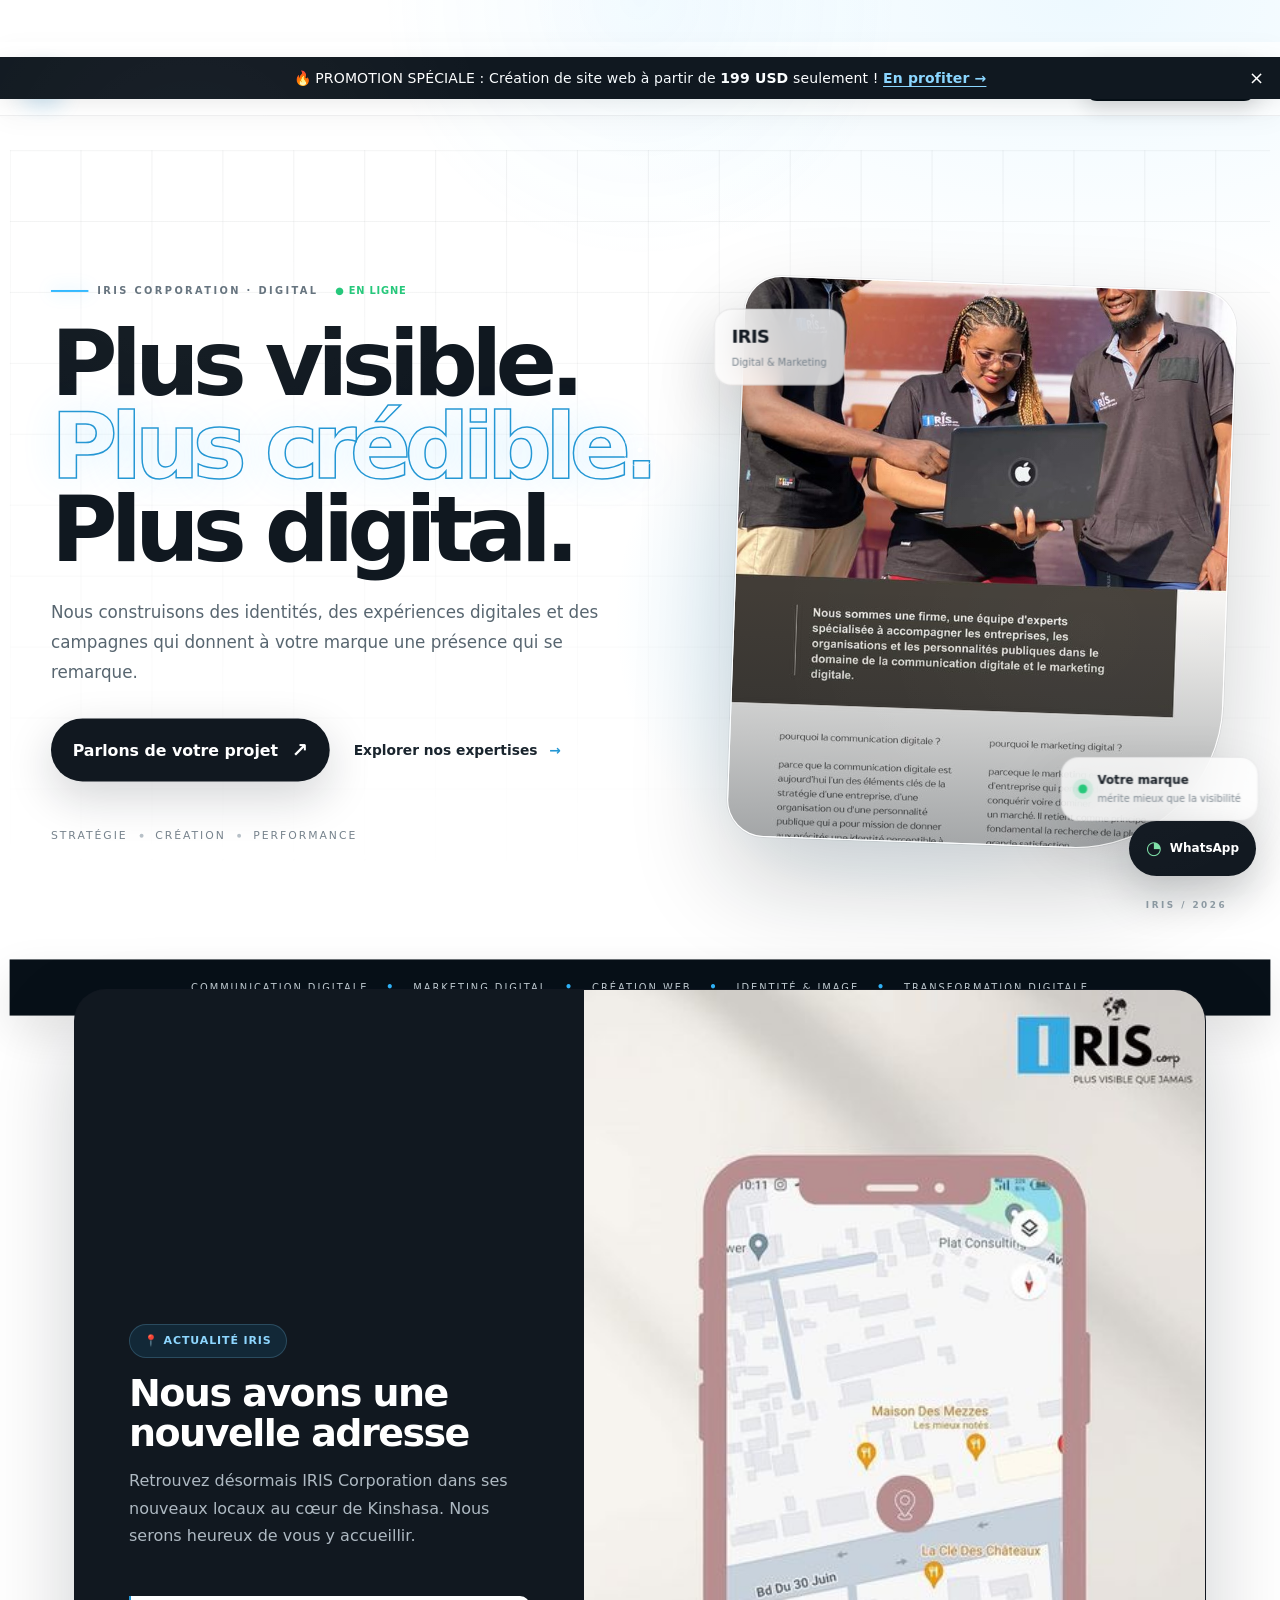
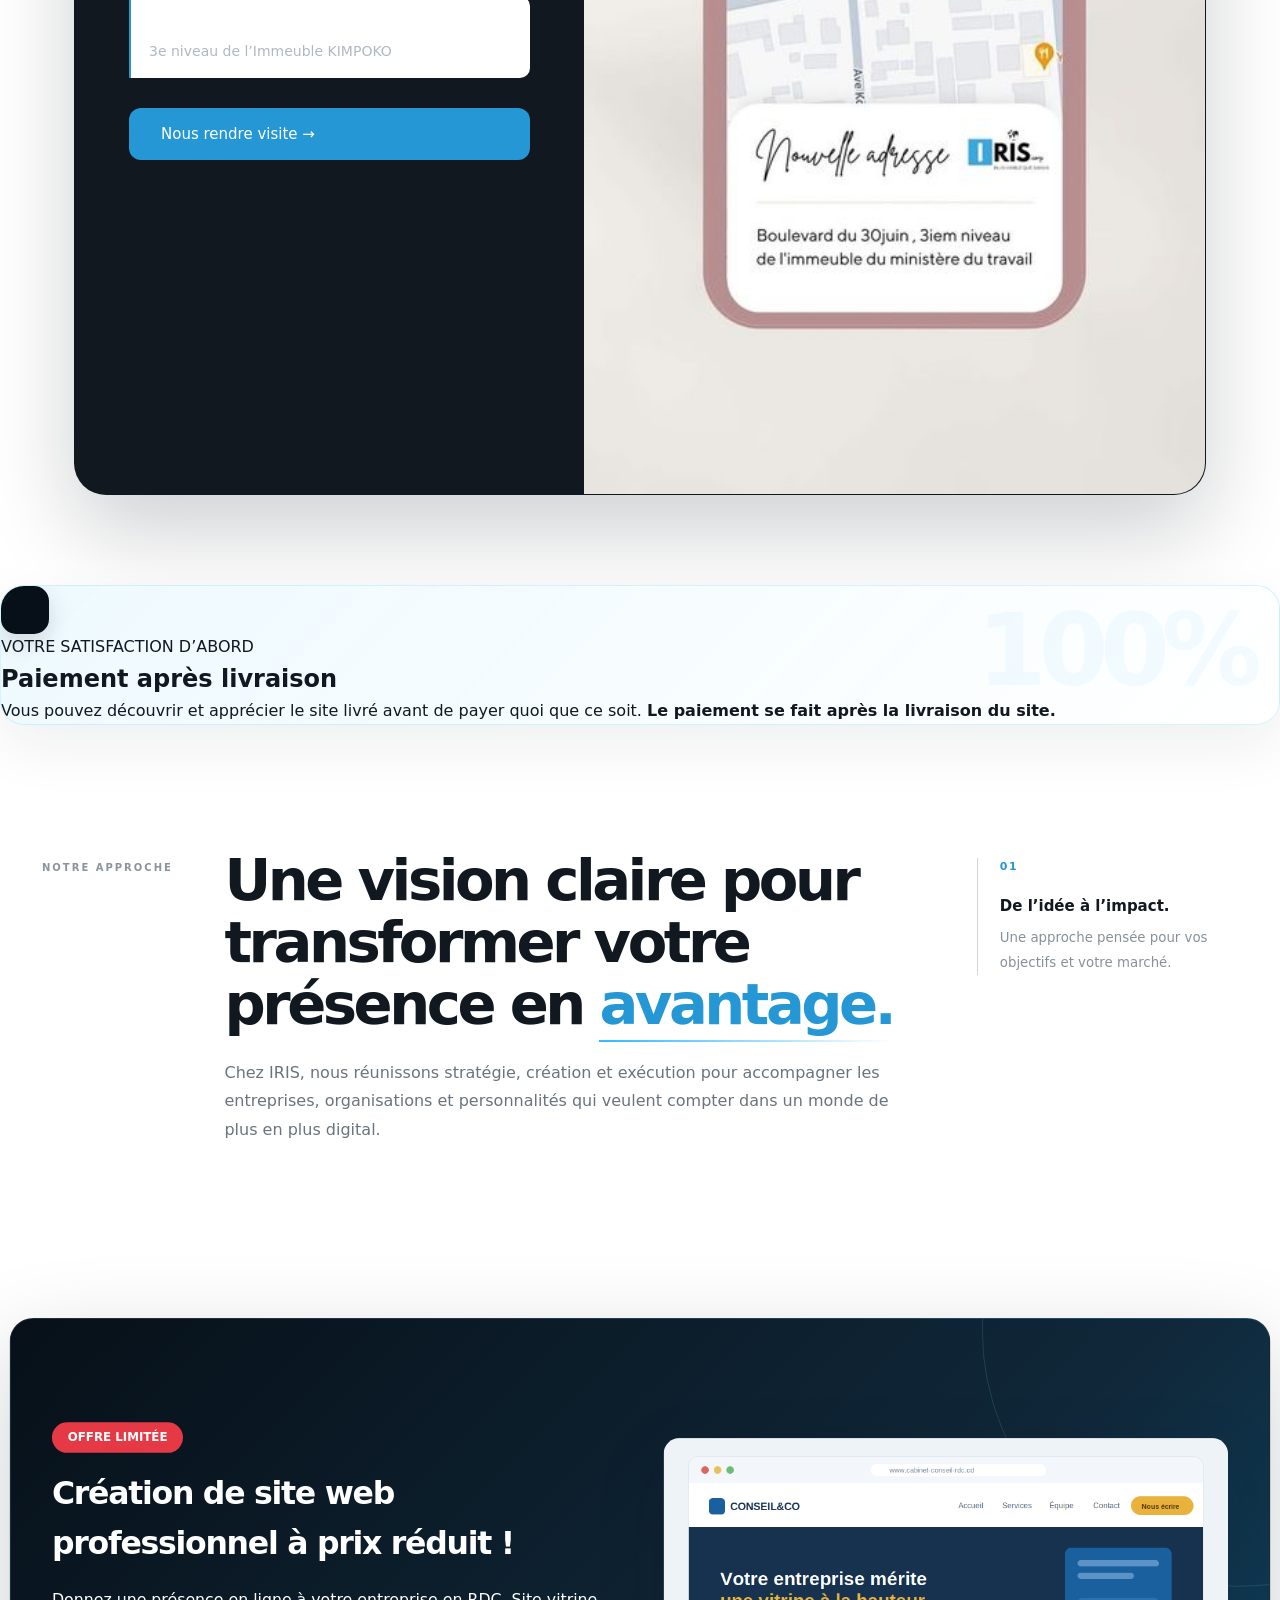
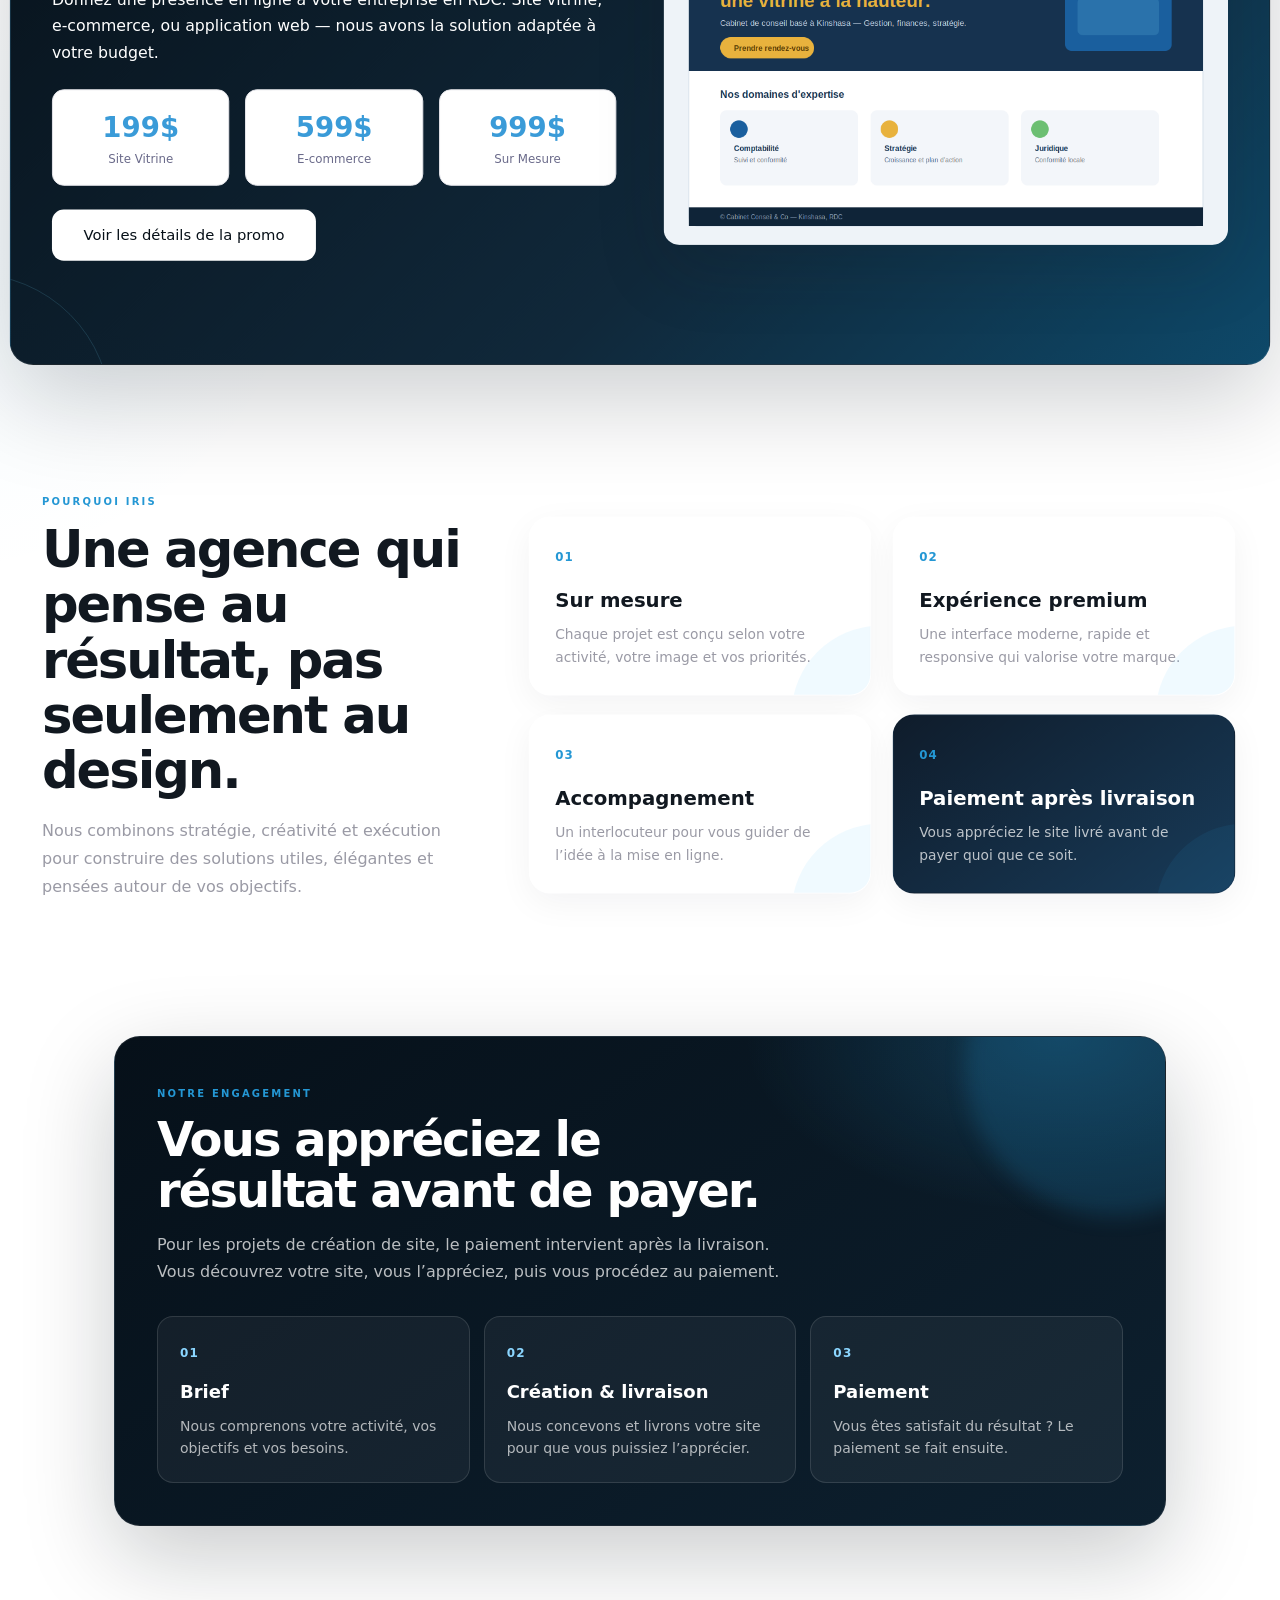
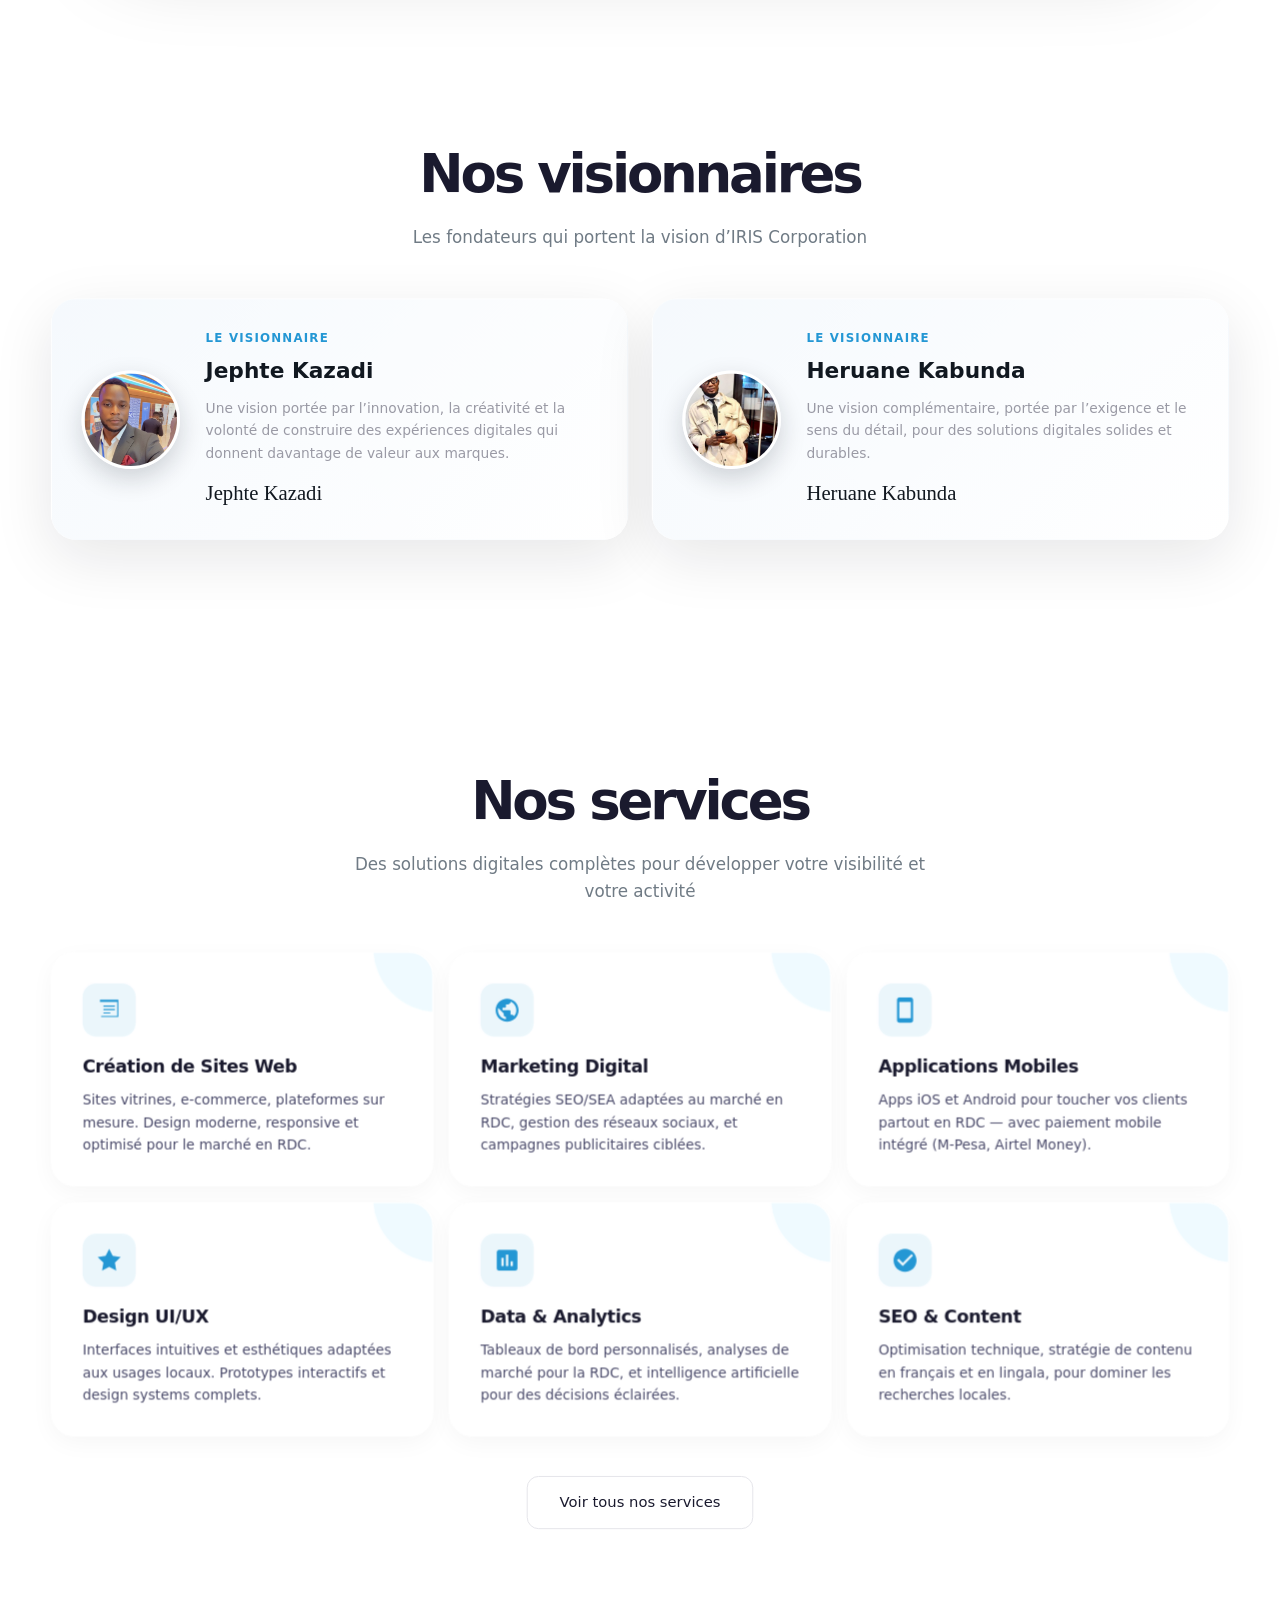
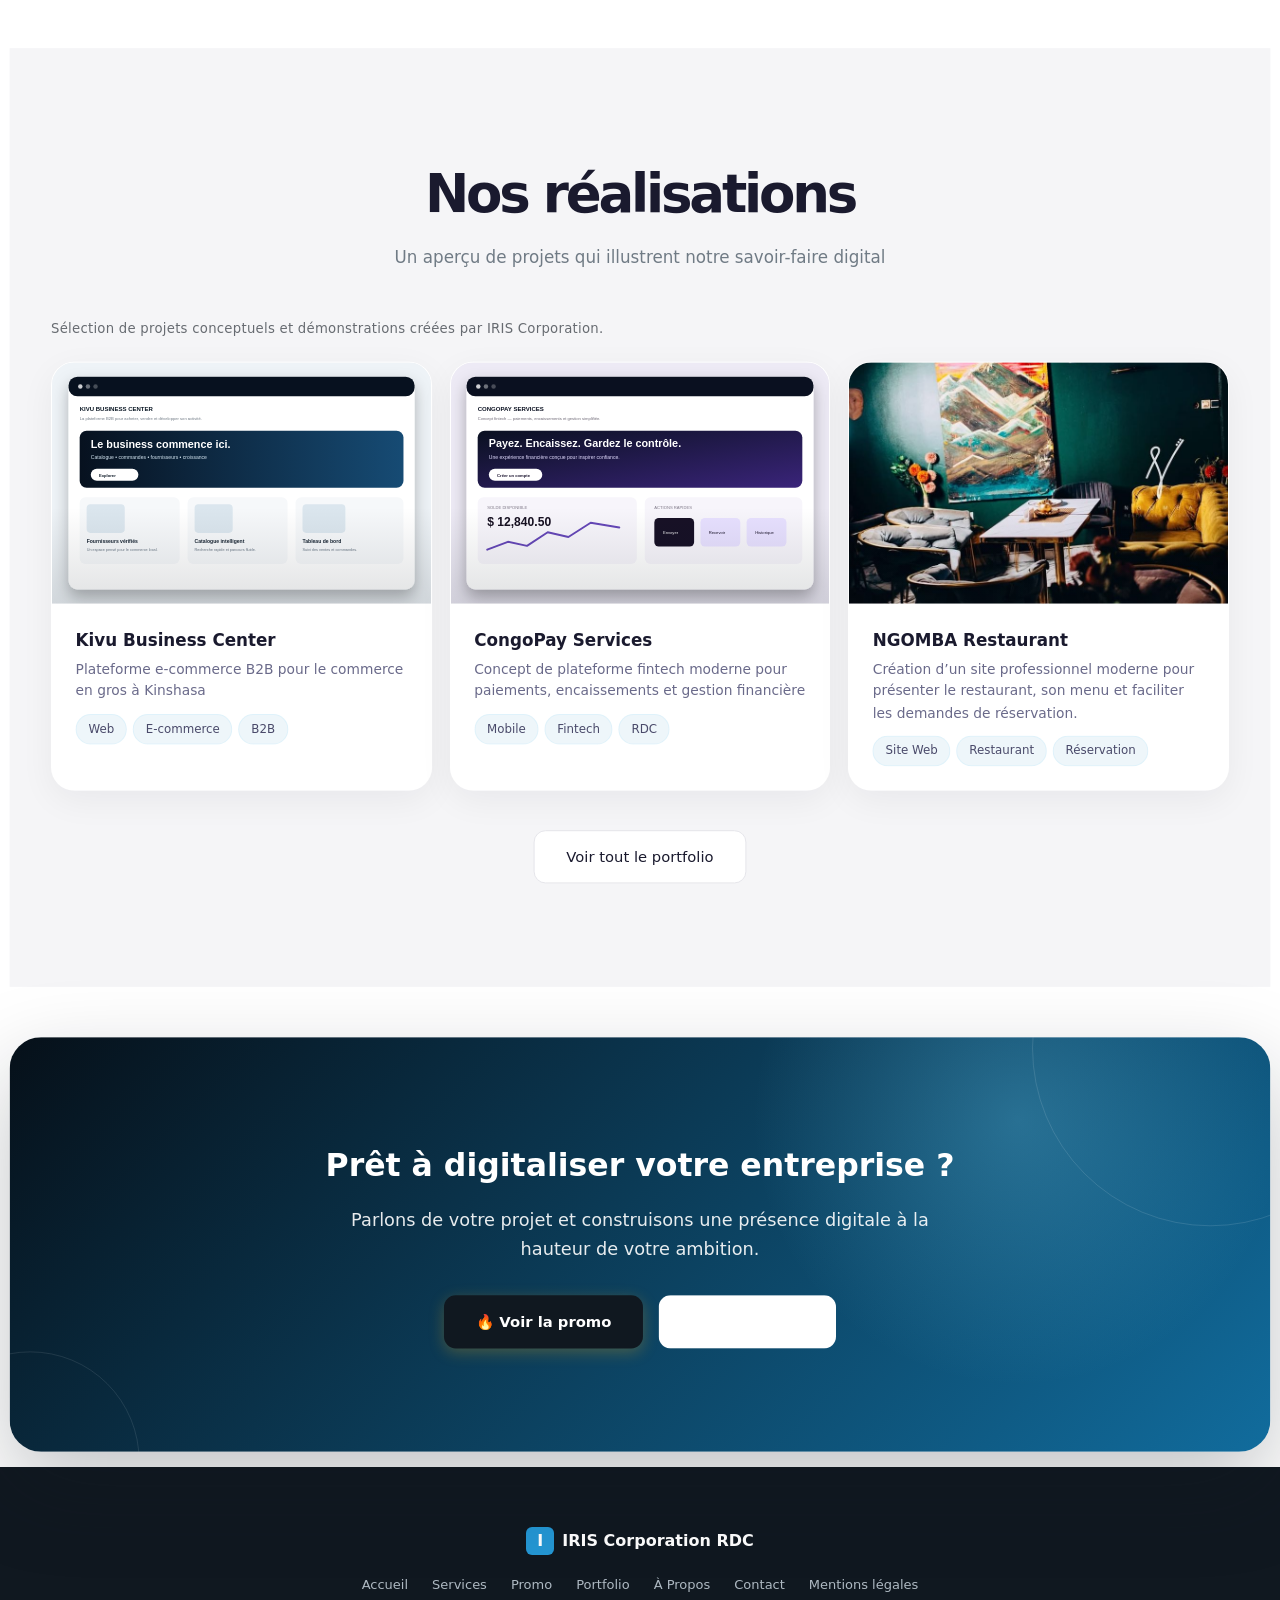
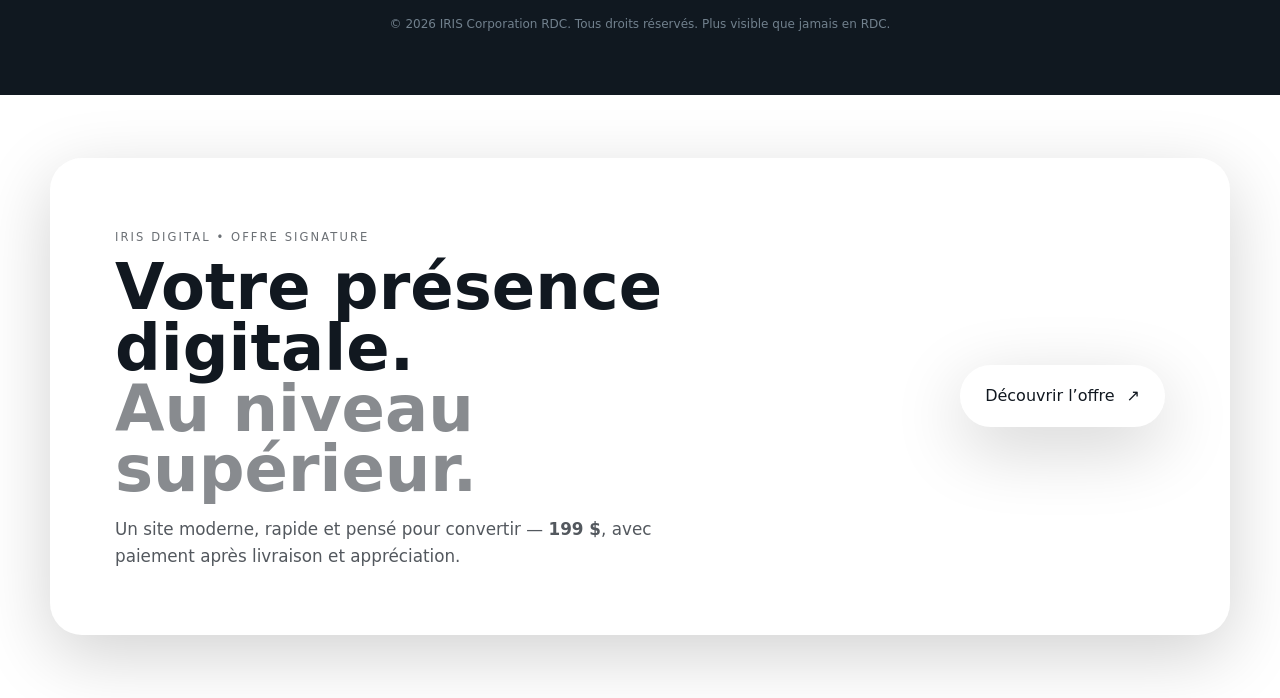
<file: index.html>
<!DOCTYPE html>
<html lang="fr">
<head>
  <meta charset="UTF-8">
  <meta name="viewport" content="width=device-width, initial-scale=1.0">
  <title>IRIS Corporation RDC | Agence Digitale à Kinshasa</title>
  <meta name="description" content="Agence digitale leader en RDC. Création de sites web, applications mobiles, marketing digital à Kinshasa. Promotion spéciale sur les sites web !">
  <link rel="stylesheet" href="style.css">
</head>
<body>
<div class="iris-scroll-progress" aria-hidden="true"></div>

<!-- Promo Banner -->
<div class="promo-banner-top" id="promoBanner">
  🔥 PROMOTION SPÉCIALE : Création de site web à partir de <strong>199 USD</strong> seulement ! 
  <a href="promo.html">En profiter →</a>
  <button class="close-promo" onclick="document.getElementById('promoBanner').style.display='none'">×</button>
</div>

<!-- Navigation -->
<nav class="iris-nav">
  <a href="index.html" class="iris-nav-logo">
    <div class="iris-nav-logo-box"><span>I</span></div>
    <div class="iris-nav-logo-text">IRIS</div>
  </a>
  <div class="iris-nav-links">
    <a href="index.html" class="active">Accueil</a>
    <a href="services.html">Services</a>
    <a href="promo.html" style="color: #e63946; font-weight: 600;">🔥 Promo Sites Web</a>
    <a href="portfolio.html">Portfolio</a>
    <a href="apropos.html">À Propos</a>
    <a href="contact.html">Contact</a>
    <a href="contact.html" class="iris-nav-cta">Demander un devis</a>
  </div>
  <button class="iris-nav-mobile-btn" onclick="toggleMobileMenu()" aria-label="Menu">
    <svg width="24" height="24" viewBox="0 0 24 24" fill="none"><path fill-rule="evenodd" clip-rule="evenodd" d="M4 6h16M4 12h16M4 18h16" stroke="currentColor" stroke-width="2" stroke-linecap="round"/></svg>
  </button>
</nav>

<!-- Mobile Menu -->
<div class="iris-mobile-menu" id="mobileMenu">
  <button class="iris-mobile-menu-close" onclick="toggleMobileMenu()" aria-label="Fermer">
    <svg width="24" height="24" viewBox="0 0 24 24" fill="none"><path d="M18 6L6 18M6 6l12 12" stroke="currentColor" stroke-width="2" stroke-linecap="round"/></svg>
  </button>
  <a href="index.html" onclick="toggleMobileMenu()">Accueil</a>
  <a href="services.html" onclick="toggleMobileMenu()">Services</a>
  <a href="promo.html" onclick="toggleMobileMenu()" style="color: #e63946;">🔥 Promo Sites Web</a>
  <a href="portfolio.html" onclick="toggleMobileMenu()">Portfolio</a>
  <a href="apropos.html" onclick="toggleMobileMenu()">À Propos</a>
  <a href="contact.html" onclick="toggleMobileMenu()">Contact</a>
</div>

<!-- Premium Hero -->
<section class="iris-hero-premium">
  <div class="hero-copy">
    <div class="eyebrow"><span></span> IRIS CORPORATION · DIGITAL <b style="margin-left:8px;color:#23c779;letter-spacing:.08em;">● EN LIGNE</b></div>
    <h1>Plus visible.<br><em>Plus crédible.</em><br>Plus digital.</h1>
    <p>Nous construisons des identités, des expériences digitales et des campagnes qui donnent à votre marque une présence qui se remarque.</p>
    <div class="hero-actions">
      <a href="contact.html" class="hero-primary">Parlons de votre projet <span>↗</span></a>
      <a href="services.html" class="hero-link">Explorer nos expertises <span>→</span></a>
    </div>
    <div class="hero-proof"><span>Stratégie</span><i></i><span>Création</span><i></i><span>Performance</span></div>
  </div>
  <div class="hero-visual">
    <div class="hero-glow"></div>
    <div class="hero-photo-wrap"><img loading="eager" decoding="async" src="images/equipe-iris.jpeg" alt="Équipe IRIS Corporation" class="hero-photo"></div>
    <div class="hero-float hero-float-top"><strong>IRIS</strong><span>Digital & Marketing</span></div>
    <div class="hero-float hero-float-bottom"><span class="dot"></span><div><strong>Votre marque</strong><small>mérite mieux que la visibilité</small></div></div>
  </div>
</section>

<section class="trust-strip">
  <span>COMMUNICATION DIGITALE</span><b>•</b><span>MARKETING DIGITAL</span><b>•</b><span>CRÉATION WEB</span><b>•</b><span>IDENTITÉ & IMAGE</span><b>•</b><span>TRANSFORMATION DIGITALE</span>
</section>

<!-- Nouvelle adresse -->
<section class="iris-address-section iris-reveal">
  <div class="iris-address-card">
    <div class="iris-address-content">
      <span class="iris-address-badge">📍 ACTUALITÉ IRIS</span>
      <h2>Nous avons une nouvelle adresse</h2>
      <p>Retrouvez désormais IRIS Corporation dans ses nouveaux locaux au cœur de Kinshasa. Nous serons heureux de vous y accueillir.</p>
      <div class="iris-address-location">
        <strong>Boulevard du 30 Juin</strong>
        <span>3e niveau de l’Immeuble KIMPOKO</span>
      </div>
      <a href="contact.html" class="iris-btn-primary">Nous rendre visite →</a>
    </div>
    <div class="iris-address-image">
      <img loading="lazy" decoding="async" src="images/nouvelle-adresse-iris.jpeg" alt="Nouvelle adresse de IRIS Corporation à Kinshasa">
    </div>
  </div>
</section>

<section class="payment-trust iris-reveal">
  <div class="payment-trust-icon">✓</div>
  <div>
    <span class="payment-trust-kicker">VOTRE SATISFACTION D’ABORD</span>
    <h2>Paiement après livraison</h2>
    <p>Vous pouvez découvrir et apprécier le site livré avant de payer quoi que ce soit. <strong>Le paiement se fait après la livraison du site.</strong></p>
  </div>
</section>

<section class="brand-intro iris-reveal">
  <div class="brand-intro-label">NOTRE APPROCHE</div>
  <div class="brand-intro-main">
    <h2>Une vision claire pour transformer votre présence en <span>avantage.</span></h2>
    <p>Chez IRIS, nous réunissons stratégie, création et exécution pour accompagner les entreprises, organisations et personnalités qui veulent compter dans un monde de plus en plus digital.</p>
  </div>
  <div class="brand-intro-note"><span>01</span><strong>De l’idée à l’impact.</strong><small>Une approche pensée pour vos objectifs et votre marché.</small></div>
</section>

<!-- Promo Highlight Section -->
<section class="iris-section premium-offer" style="background: linear-gradient(135deg, #f0f7ff 0%, #fff 100%); border-radius: 24px; margin: 40px auto; max-width: 1100px;">
  <div style="display: grid; grid-template-columns: 1fr 1fr; gap: 48px; align-items: center;">
    <div>
      <span style="display: inline-block; background: #e63946; color: white; padding: 6px 16px; border-radius: 20px; font-size: 12px; font-weight: 700; margin-bottom: 16px;">OFFRE LIMITÉE</span>
      <h2 style="font-size: 32px; font-weight: 600; margin-bottom: 16px; color: var(--kimi-color-text-primary);">Création de site web professionnel à prix réduit !</h2>
      <p style="font-size: 16px; color: var(--kimi-color-text-secondary); line-height: 1.7; margin-bottom: 24px;">Donnez une présence en ligne à votre entreprise en RDC. Site vitrine, e-commerce, ou application web — nous avons la solution adaptée à votre budget.</p>
      <div style="display: flex; gap: 16px; margin-bottom: 24px;">
        <div style="text-align: center; padding: 16px; background: white; border-radius: 12px; border: 1px solid var(--kimi-color-border); flex: 1;">
          <div style="font-size: 28px; font-weight: 700; color: #3A9BD8;">199$</div>
          <div style="font-size: 12px; color: var(--kimi-color-text-tertiary);">Site Vitrine</div>
        </div>
        <div style="text-align: center; padding: 16px; background: white; border-radius: 12px; border: 1px solid var(--kimi-color-border); flex: 1;">
          <div style="font-size: 28px; font-weight: 700; color: #3A9BD8;">599$</div>
          <div style="font-size: 12px; color: var(--kimi-color-text-tertiary);">E-commerce</div>
        </div>
        <div style="text-align: center; padding: 16px; background: white; border-radius: 12px; border: 1px solid var(--kimi-color-border); flex: 1;">
          <div style="font-size: 28px; font-weight: 700; color: #3A9BD8;">999$</div>
          <div style="font-size: 12px; color: var(--kimi-color-text-tertiary);">Sur Mesure</div>
        </div>
      </div>
      <a href="promo.html" class="iris-btn-primary">Voir les détails de la promo</a>
    </div>
    <div style="border-radius: 16px; overflow: hidden; box-shadow: 0 20px 60px rgba(0,0,0,0.1);">
      <img loading="lazy" decoding="async" src="images/mockup-site-vitrine.png" alt="Création de site web" style="width: 100%; height: auto; display: block;">
    </div>
  </div>
</section>

<!-- Pourquoi IRIS -->
<section class="iris-section iris-why iris-reveal">
  <div class="why-heading">
    <span class="section-kicker">POURQUOI IRIS</span>
    <h2>Une agence qui pense au résultat, pas seulement au design.</h2>
    <p>Nous combinons stratégie, créativité et exécution pour construire des solutions utiles, élégantes et pensées autour de vos objectifs.</p>
  </div>
  <div class="why-grid">
    <article class="why-card"><span>01</span><h3>Sur mesure</h3><p>Chaque projet est conçu selon votre activité, votre image et vos priorités.</p></article>
    <article class="why-card"><span>02</span><h3>Expérience premium</h3><p>Une interface moderne, rapide et responsive qui valorise votre marque.</p></article>
    <article class="why-card"><span>03</span><h3>Accompagnement</h3><p>Un interlocuteur pour vous guider de l’idée à la mise en ligne.</p></article>
    <article class="why-card why-card-highlight"><span>04</span><h3>Paiement après livraison</h3><p>Vous appréciez le site livré avant de payer quoi que ce soit.</p></article>
  </div>
</section>

<!-- Paiement : un parcours simple et rassurant -->
<section class="payment-process iris-reveal">
  <div class="payment-process-inner">
    <div class="payment-process-head">
      <span class="section-kicker">NOTRE ENGAGEMENT</span>
      <h2>Vous appréciez le résultat avant de payer.</h2>
      <p>Pour les projets de création de site, le paiement intervient après la livraison. Vous découvrez votre site, vous l’appréciez, puis vous procédez au paiement.</p>
    </div>
    <div class="payment-steps">
      <div class="payment-step"><span class="num">01</span><h3>Brief</h3><p>Nous comprenons votre activité, vos objectifs et vos besoins.</p></div>
      <div class="payment-step"><span class="num">02</span><h3>Création & livraison</h3><p>Nous concevons et livrons votre site pour que vous puissiez l’apprécier.</p></div>
      <div class="payment-step"><span class="num">03</span><h3>Paiement</h3><p>Vous êtes satisfait du résultat ? Le paiement se fait ensuite.</p></div>
    </div>
  </div>
</section>

<!-- Visionnaires -->
<section class="iris-section">
  <h2 class="iris-section-title">Nos visionnaires</h2>
  <p class="iris-section-sub">Les fondateurs qui portent la vision d’IRIS Corporation</p>
  <div class="visionaries-grid">
    <div class="visionary-profile iris-reveal">
      <img loading="lazy" decoding="async" src="images/jephte-kazadi.jpg" alt="Jephte Kazadi, visionnaire IRIS Corporation" class="visionary-photo">
      <div>
        <span class="role">LE VISIONNAIRE</span>
        <h2>Jephte Kazadi</h2>
        <p>Une vision portée par l’innovation, la créativité et la volonté de construire des expériences digitales qui donnent davantage de valeur aux marques.</p>
        <div class="signature">Jephte Kazadi</div>
      </div>
    </div>
    <div class="visionary-profile iris-reveal">
      <img loading="lazy" decoding="async" src="images/heruane-kabunda.jpeg" alt="Heruane Kabunda, visionnaire IRIS Corporation" class="visionary-photo">
      <div>
        <span class="role">LE VISIONNAIRE</span>
        <h2>Heruane Kabunda</h2>
        <p>Une vision complémentaire, portée par l’exigence et le sens du détail, pour des solutions digitales solides et durables.</p>
        <div class="signature">Heruane Kabunda</div>
      </div>
    </div>
  </div>
</section>

<!-- Services Preview -->
<section class="iris-section" id="services">
  <h2 class="iris-section-title">Nos services</h2>
  <p class="iris-section-sub">Des solutions digitales complètes pour développer votre visibilité et votre activité</p>
  <div class="iris-services-grid">
    <div class="iris-service-card iris-reveal">
      <div class="iris-service-icon"><svg width="28" height="28" viewBox="0 0 24 24" fill="none"><path d="M4 3h16v15H5v-13H4zm1 2v12h14V5H5z" fill="currentColor"/><path d="M7 8h10v1H7zm0 3h10v1H7zm0 3h6v1H7z" fill="currentColor"/></svg></div>
      <h3>Création de Sites Web </h3>
      <p>Sites vitrines, e-commerce, plateformes sur mesure. Design moderne, responsive et optimisé pour le marché en RDC.</p>
    </div>
    <div class="iris-service-card iris-reveal">
      <div class="iris-service-icon"><svg width="28" height="28" viewBox="0 0 24 24" fill="none"><path d="M12 2C6.48 2 2 6.48 2 12s4.48 10 10 10 10-4.48 10-10S17.52 2 12 2zm-1 17.93c-3.95-.49-7-3.85-7-7.93 0-.62.08-1.21.21-1.79L9 15v1c0 1.1.9 2 2 2v1.93zm6.9-2.54c-.26-.81-1-1.39-1.9-1.39h-1v-3c0-.55-.45-1-1-1H8v-2h2c.55 0 1-.45 1-1V7h2c1.1 0 2-.9 2-2v-.41c2.93 1.19 5 4.06 5 7.41 0 2.08-.8 3.97-2.1 5.39z" fill="currentColor"/></svg></div>
      <h3>Marketing Digital</h3>
      <p>Stratégies SEO/SEA adaptées au marché en RDC, gestion des réseaux sociaux, et campagnes publicitaires ciblées.</p>
    </div>
    <div class="iris-service-card iris-reveal">
      <div class="iris-service-icon"><svg width="28" height="28" viewBox="0 0 24 24" fill="none"><path d="M17 1.01L7 1c-1.1 0-2 .9-2 2v18c0 1.1.9 2 2 2h10c1.1 0 2-.9 2-2V3c0-1.1-.9-1.99-2-1.99zM17 19H7V5h10v14z" fill="currentColor"/></svg></div>
      <h3>Applications Mobiles</h3>
      <p>Apps iOS et Android pour toucher vos clients partout en RDC — avec paiement mobile intégré (M-Pesa, Airtel Money).</p>
    </div>
    <div class="iris-service-card iris-reveal">
      <div class="iris-service-icon"><svg width="28" height="28" viewBox="0 0 24 24" fill="none"><path d="M12 2l3.09 6.26L22 9.27l-5 4.87 1.18 6.88L12 17.77l-6.18 3.25L7 14.14 2 9.27l6.91-1.01L12 2z" fill="currentColor"/></svg></div>
      <h3>Design UI/UX</h3>
      <p>Interfaces intuitives et esthétiques adaptées aux usages locaux. Prototypes interactifs et design systems complets.</p>
    </div>
    <div class="iris-service-card iris-reveal">
      <div class="iris-service-icon"><svg width="28" height="28" viewBox="0 0 24 24" fill="none"><path d="M19 3H5c-1.1 0-2 .9-2 2v14c0 1.1.9 2 2 2h14c1.1 0 2-.9 2-2V5c0-1.1-.9-2-2-2zM9 17H7v-7h2v7zm4 0h-2V7h2v10zm4 0h-2v-4h2v4z" fill="currentColor"/></svg></div>
      <h3>Data & Analytics</h3>
      <p>Tableaux de bord personnalisés, analyses de marché pour la RDC, et intelligence artificielle pour des décisions éclairées.</p>
    </div>
    <div class="iris-service-card iris-reveal">
      <div class="iris-service-icon"><svg width="28" height="28" viewBox="0 0 24 24" fill="none"><path d="M12 2C6.48 2 2 6.48 2 12s4.48 10 10 10 10-4.48 10-10S17.52 2 12 2zm-2 15l-5-5 1.41-1.41L10 14.17l7.59-7.59L19 8l-9 9z" fill="currentColor"/></svg></div>
      <h3>SEO & Content</h3>
      <p>Optimisation technique, stratégie de contenu en français et en lingala, pour dominer les recherches locales.</p>
    </div>
  </div>
  <div style="text-align: center; margin-top: 40px;">
    <a href="services.html" class="iris-btn-secondary">Voir tous nos services</a>
  </div>
</section>

<!-- Portfolio Preview -->
<section class="iris-section" id="portfolio" style="background: var(--kimi-color-surface-muted);">
  <h2 class="iris-section-title">Nos réalisations</h2>
  <p class="iris-section-sub">Un aperçu de projets qui illustrent notre savoir-faire digital</p>
  <div style="margin:0 0 22px;opacity:.62;font-size:.84rem;letter-spacing:.02em">Sélection de projets conceptuels et démonstrations créées par IRIS Corporation.</div>
  <div class="iris-portfolio-grid">
    <div class="iris-portfolio-card iris-reveal">
      <div class="iris-portfolio-img">
        <img loading="lazy" decoding="async" src="images/kivu-business-center.svg" alt="Kivu Business Center — site conceptuel créé par IRIS">
      </div>
      <div class="iris-portfolio-info">
        <h4>Kivu Business Center</h4>
        <p>Plateforme e-commerce B2B pour le commerce en gros à Kinshasa</p>
        <div class="iris-portfolio-tags"><span class="iris-tag">Web</span><span class="iris-tag">E-commerce</span><span class="iris-tag">B2B</span></div>
      </div>
    </div>
    <div class="iris-portfolio-card iris-reveal">
      <div class="iris-portfolio-img">
        <img loading="lazy" decoding="async" src="images/congopay-services.svg" alt="CongoPay Services — site conceptuel créé par IRIS">
      </div>
      <div class="iris-portfolio-info">
        <h4>CongoPay Services</h4>
        <p>Concept de plateforme fintech moderne pour paiements, encaissements et gestion financière</p>
        <div class="iris-portfolio-tags"><span class="iris-tag">Mobile</span><span class="iris-tag">Fintech</span><span class="iris-tag">RDC</span></div>
      </div>
    </div>
    <div class="iris-portfolio-card iris-reveal">
      <div class="iris-portfolio-img">
        <img loading="lazy" decoding="async" src="images/ngomba-interieur.jpeg" alt="Restaurant NGOMBA à Kinshasa">
      </div>
      <div class="iris-portfolio-info">
        <h4>NGOMBA Restaurant</h4>
        <p>Création d’un site professionnel moderne pour présenter le restaurant, son menu et faciliter les demandes de réservation.</p>
        <div class="iris-portfolio-tags"><span class="iris-tag">Site Web</span><span class="iris-tag">Restaurant</span><span class="iris-tag">Réservation</span></div>
      </div>
    </div>
  </div>
  <div style="text-align: center; margin-top: 40px;">
    <a href="portfolio.html" class="iris-btn-secondary">Voir tout le portfolio</a>
  </div>
</section>

<!-- CTA Section -->
<section class="iris-section final-cta" style="text-align: center; background: linear-gradient(135deg, #1a5f9e 0%, #3A9BD8 100%); color: white; border-radius: 24px; margin: 40px auto; max-width: 1100px;">
  <h2 style="font-size: 32px; font-weight: 600; margin-bottom: 16px;">Prêt à digitaliser votre entreprise ?</h2>
  <p style="font-size: 18px; opacity: 0.9; max-width: 600px; margin: 0 auto 32px;">Parlons de votre projet et construisons une présence digitale à la hauteur de votre ambition.</p>
  <div style="display: flex; gap: 16px; justify-content: center; flex-wrap: wrap;">
    <a href="promo.html" class="iris-btn-gold">🔥 Voir la promo</a>
    <a href="contact.html" class="iris-btn-secondary" style="border-color: rgba(255,255,255,0.3); color: white;">Nous contacter</a>
  </div>
</section>

<a class="whatsapp-float" href="https://wa.me/243962652198" target="_blank" rel="noopener" aria-label="Contacter IRIS sur WhatsApp"><span>◔</span><b>WhatsApp</b></a>

<!-- Footer -->
<footer class="iris-footer">
  <div class="iris-footer-logo">
    <div class="iris-footer-logo-box"><span>I</span></div>
    <div class="iris-footer-logo-text">IRIS Corporation RDC</div>
  </div>
  <div class="iris-footer-links">
    <a href="index.html">Accueil</a>
    <a href="services.html">Services</a>
    <a href="promo.html">Promo</a>
    <a href="portfolio.html">Portfolio</a>
    <a href="apropos.html">À Propos</a>
    <a href="contact.html">Contact</a>
    <a href="#">Mentions légales</a>
  </div>
  <div class="iris-footer-copy">© 2026 IRIS Corporation RDC. Tous droits réservés. Plus visible que jamais en RDC.</div>
</footer>

<script>
  function toggleMobileMenu() {
    const menu = document.getElementById('mobileMenu');
    menu.classList.toggle('active');
  }
  const observer = new IntersectionObserver((entries) => {
    entries.forEach(entry => { if (entry.isIntersecting) { entry.target.classList.add('visible'); } });
  }, { threshold: 0.1 });
  document.querySelectorAll('.iris-reveal').forEach(el => observer.observe(el));
</script>


<script>
(function(){
  const root=document.documentElement;
  const progress=document.querySelector('.iris-scroll-progress');
  const nav=document.querySelector('.iris-nav');

  function onScroll(){
    const max=document.documentElement.scrollHeight-window.innerHeight;
    const pct=max>0?(window.scrollY/max)*100:0;
    if(progress) progress.style.width=pct+'%';
    if(nav) nav.classList.toggle('scrolled',window.scrollY>18);
  }
  onScroll();
  window.addEventListener('scroll',onScroll,{passive:true});

  window.addEventListener('pointermove',function(e){
    root.style.setProperty('--mx',e.clientX+'px');
    root.style.setProperty('--my',e.clientY+'px');
  },{passive:true});

  document.querySelectorAll('.iris-service-card,.why-card,.iris-portfolio-card').forEach(function(card){
    card.addEventListener('pointermove',function(e){
      if(window.matchMedia('(max-width: 768px)').matches) return;
      const r=card.getBoundingClientRect();
      const x=(e.clientX-r.left)/r.width-.5;
      const y=(e.clientY-r.top)/r.height-.5;
      card.style.transform='translateY(-8px) perspective(900px) rotateX('+(-y*2.2)+'deg) rotateY('+(x*2.2)+'deg)';
    });
    card.addEventListener('pointerleave',function(){
      card.style.transform='';
    });
  });
})();
</script>


<script>
(()=> {
 const body=document.body;
 const progress=document.createElement('div'); progress.className='iris-progress'; body.appendChild(progress);
 const cursor=document.createElement('div'); cursor.className='iris-cursor'; body.appendChild(cursor);
 const dot=document.createElement('div'); dot.className='iris-cursor-dot'; body.appendChild(dot);
 body.classList.add('iris-ready');

 let mx=innerWidth/2,my=innerHeight/2,cx=mx,cy=my;
 addEventListener('mousemove',e=>{mx=e.clientX;my=e.clientY});
 function tick(){
   cx += (mx-cx)*.16; cy += (my-cy)*.16;
   cursor.style.left=cx+'px'; cursor.style.top=cy+'px';
   dot.style.left=mx+'px'; dot.style.top=my+'px';
   requestAnimationFrame(tick);
 }
 tick();

 function updateProgress(){
   const h=document.documentElement, max=h.scrollHeight-innerHeight;
   progress.style.width=(max>0?(scrollY/max*100):0)+'%';
 }
 addEventListener('scroll',updateProgress,{passive:true}); updateProgress();

 const io=new IntersectionObserver(es=>es.forEach(e=>{
   if(e.isIntersecting){e.target.classList.add('iris-visible');io.unobserve(e.target)}
 }),{threshold:.12});
 document.querySelectorAll('section,article,.card,.service-card,.portfolio-item,.project-card,.feature,.hero-content,.hero-image').forEach((el,i)=>{
   el.classList.add('iris-reveal');
   el.style.transitionDelay=Math.min(i*35,280)+'ms';
   io.observe(el);
 });

 document.querySelectorAll('a,button,[role="button"]').forEach(el=>{
   el.addEventListener('mouseenter',()=>{cursor.style.transform='translate(-50%,-50%) scale(1.65)';cursor.style.borderColor='rgba(255,255,255,.85)'});
   el.addEventListener('mouseleave',()=>{cursor.style.transform='translate(-50%,-50%) scale(1)';cursor.style.borderColor='rgba(255,255,255,.55)'});
 });

 document.querySelectorAll('.iris-magnetic').forEach(el=>{
   el.addEventListener('mousemove',e=>{
     const r=el.getBoundingClientRect(),x=(e.clientX-r.left-r.width/2)/r.width,y=(e.clientY-r.top-r.height/2)/r.height;
     el.style.transform=`translate(${x*10}px,${y*10}px)`;
   });
   el.addEventListener('mouseleave',()=>el.style.transform='');
 });
})();
</script>


<section class="iris-ultra-offer iris-glass iris-shine" style="margin:7vh auto;max-width:1180px;border-radius:32px;padding:clamp(28px,5vw,64px);position:relative;overflow:hidden">
  <div style="position:absolute;inset:auto -10% -70%;height:220px;background:radial-gradient(circle,rgba(255,255,255,.14),transparent 65%);pointer-events:none"></div>
  <div style="display:flex;gap:30px;align-items:center;justify-content:space-between;flex-wrap:wrap">
    <div style="max-width:700px">
      <span style="letter-spacing:.18em;text-transform:uppercase;font-size:.72rem;opacity:.62">IRIS DIGITAL • OFFRE SIGNATURE</span>
      <h2 style="font-size:clamp(2rem,5vw,4.5rem);line-height:.95;margin:.55rem 0 1rem">Votre présence digitale.<br><span style="opacity:.5">Au niveau supérieur.</span></h2>
      <p style="max-width:620px;opacity:.72;font-size:1.05rem">Un site moderne, rapide et pensé pour convertir — <strong>199 $</strong>, avec paiement après livraison et appréciation.</p>
    </div>
    <a href="promo.html" class="iris-glass iris-magnetic" style="display:inline-flex;align-items:center;gap:12px;padding:17px 24px;border-radius:999px;color:inherit;text-decoration:none;white-space:nowrap">Découvrir l’offre <span>↗</span></a>
  </div>
</section>

</body>
</html>
</file>
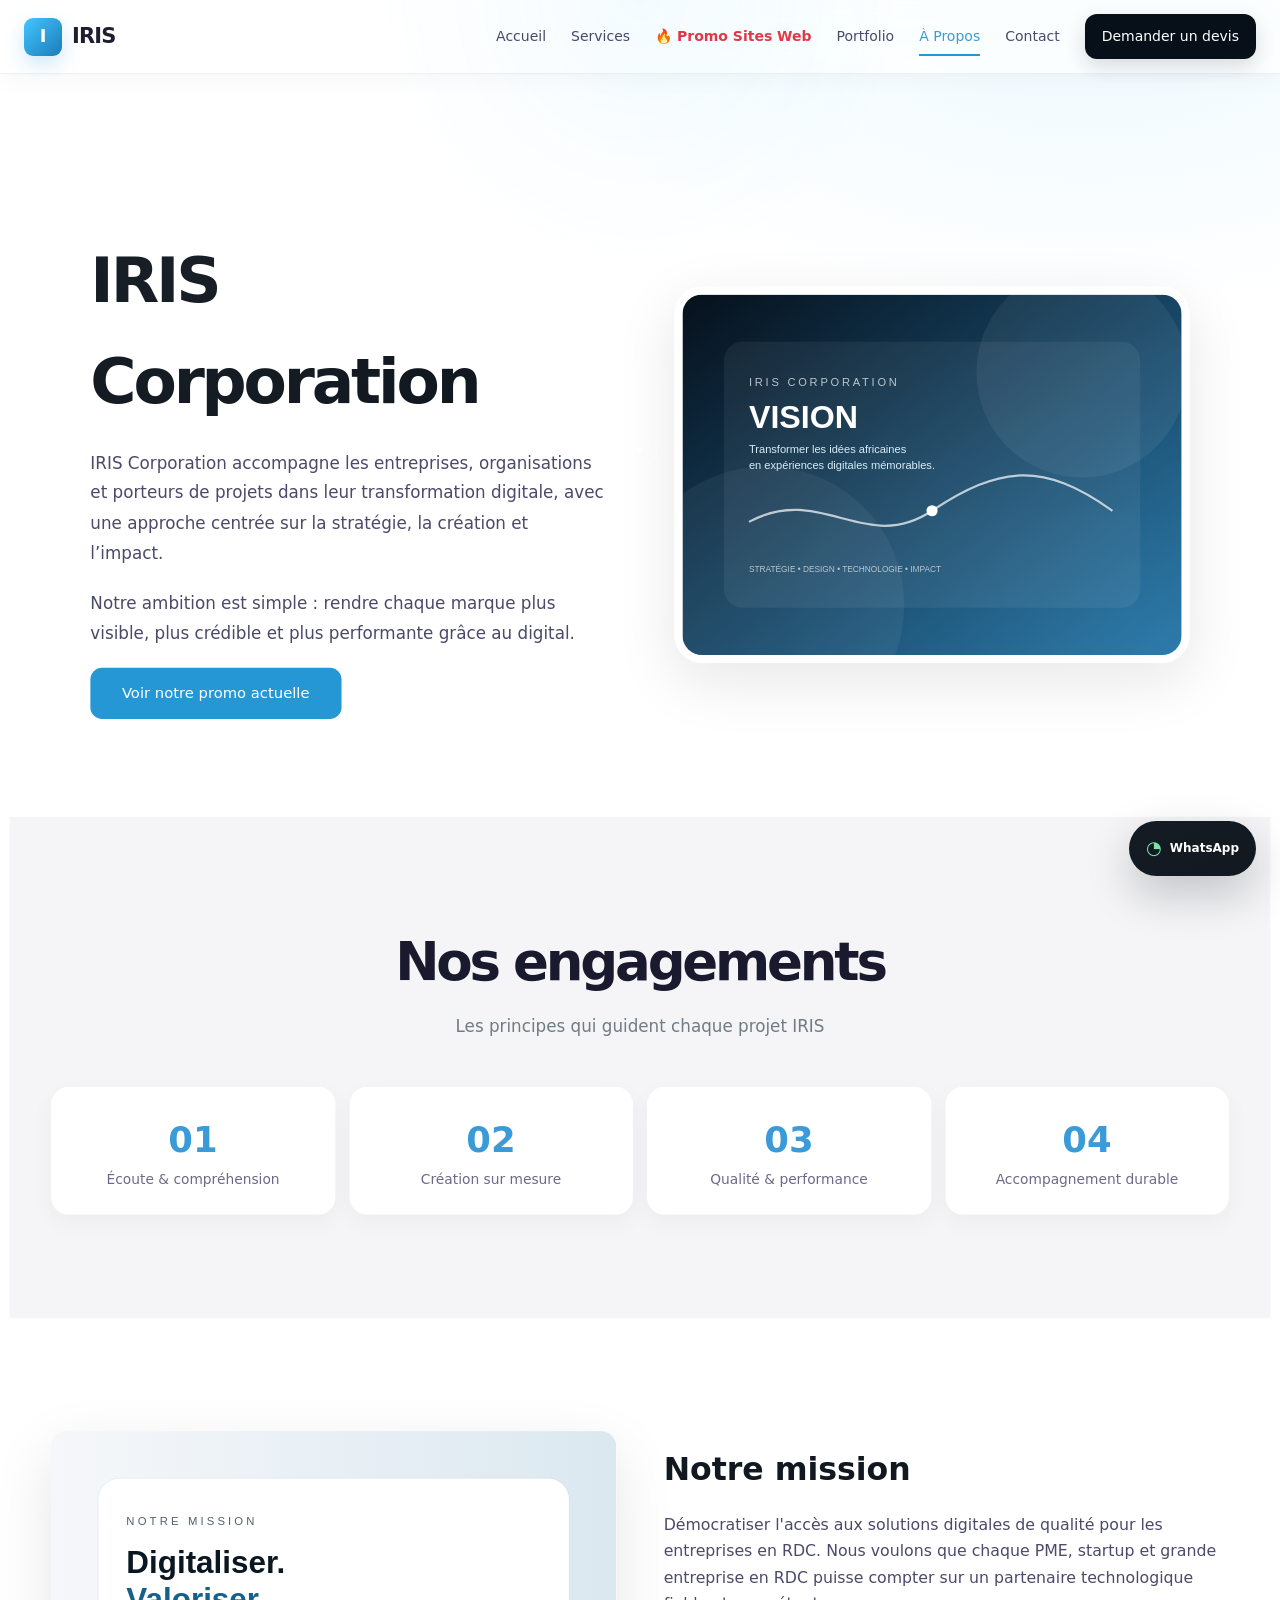
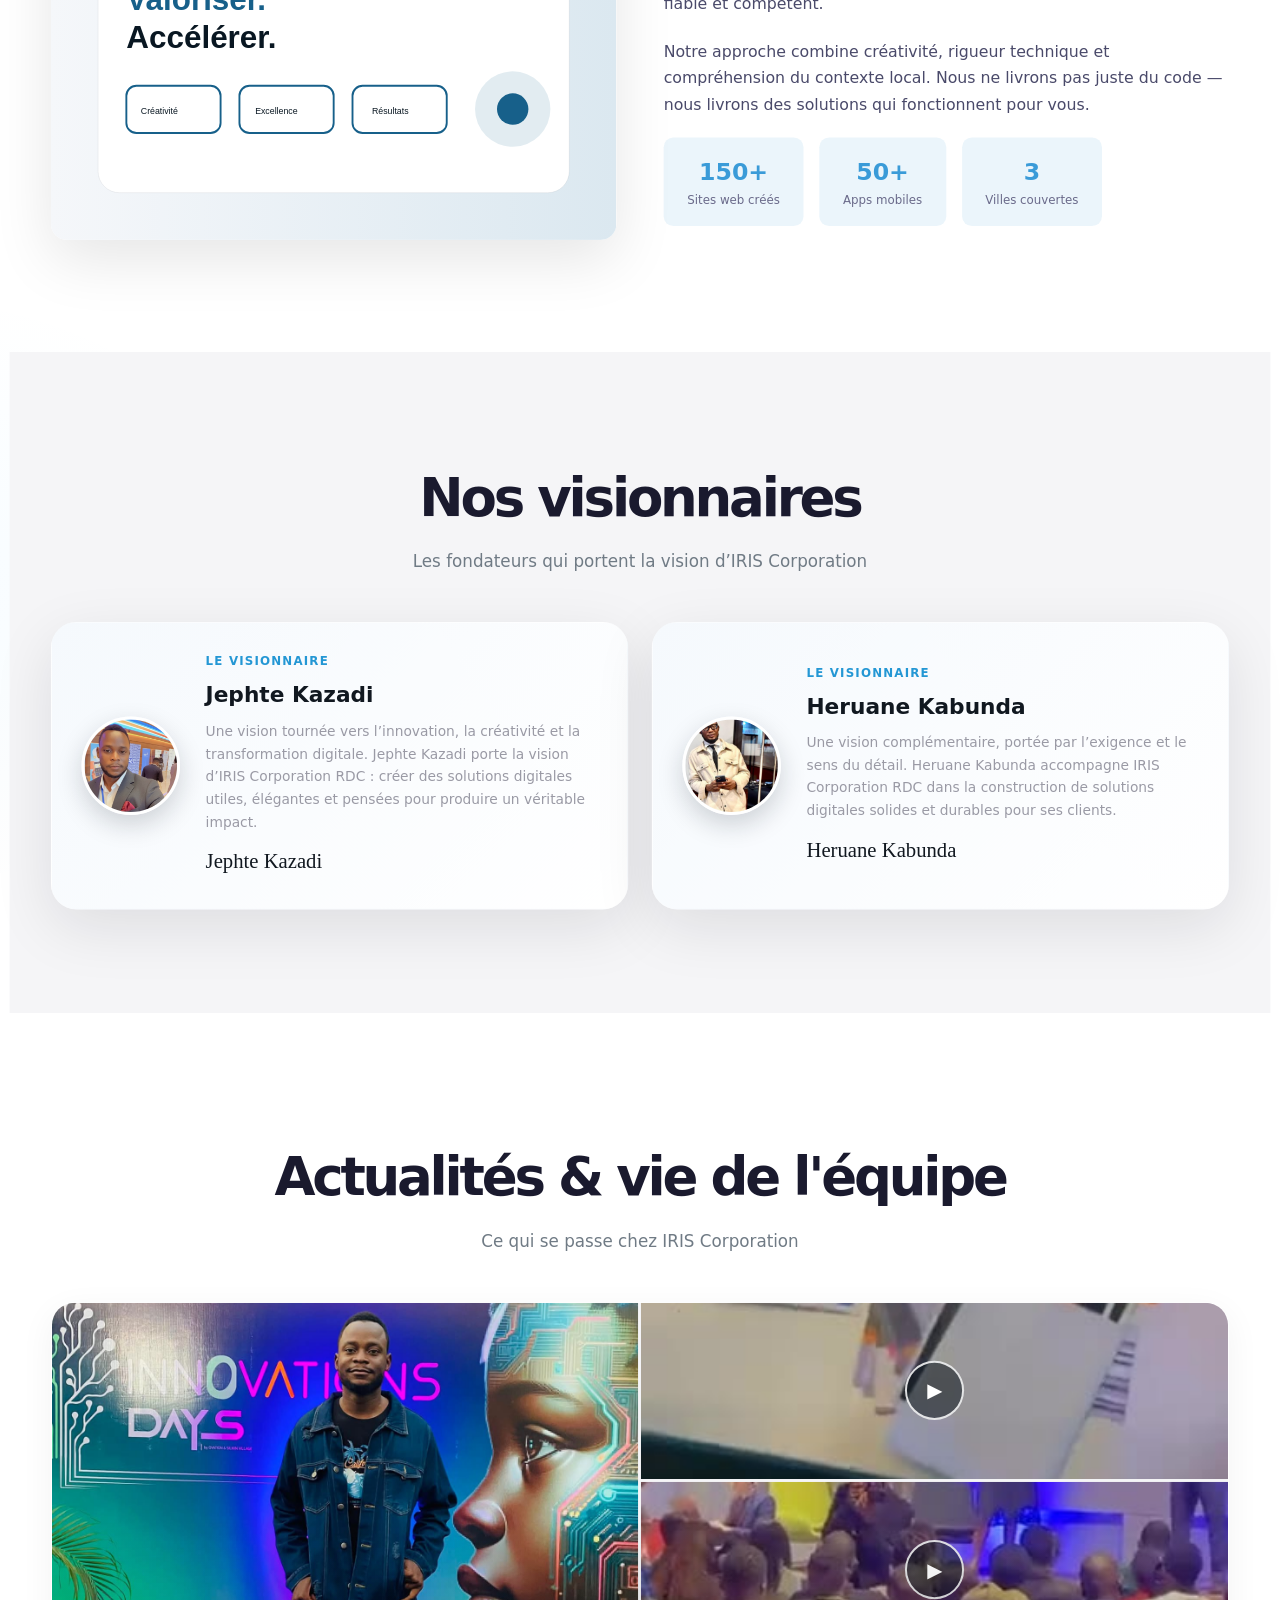
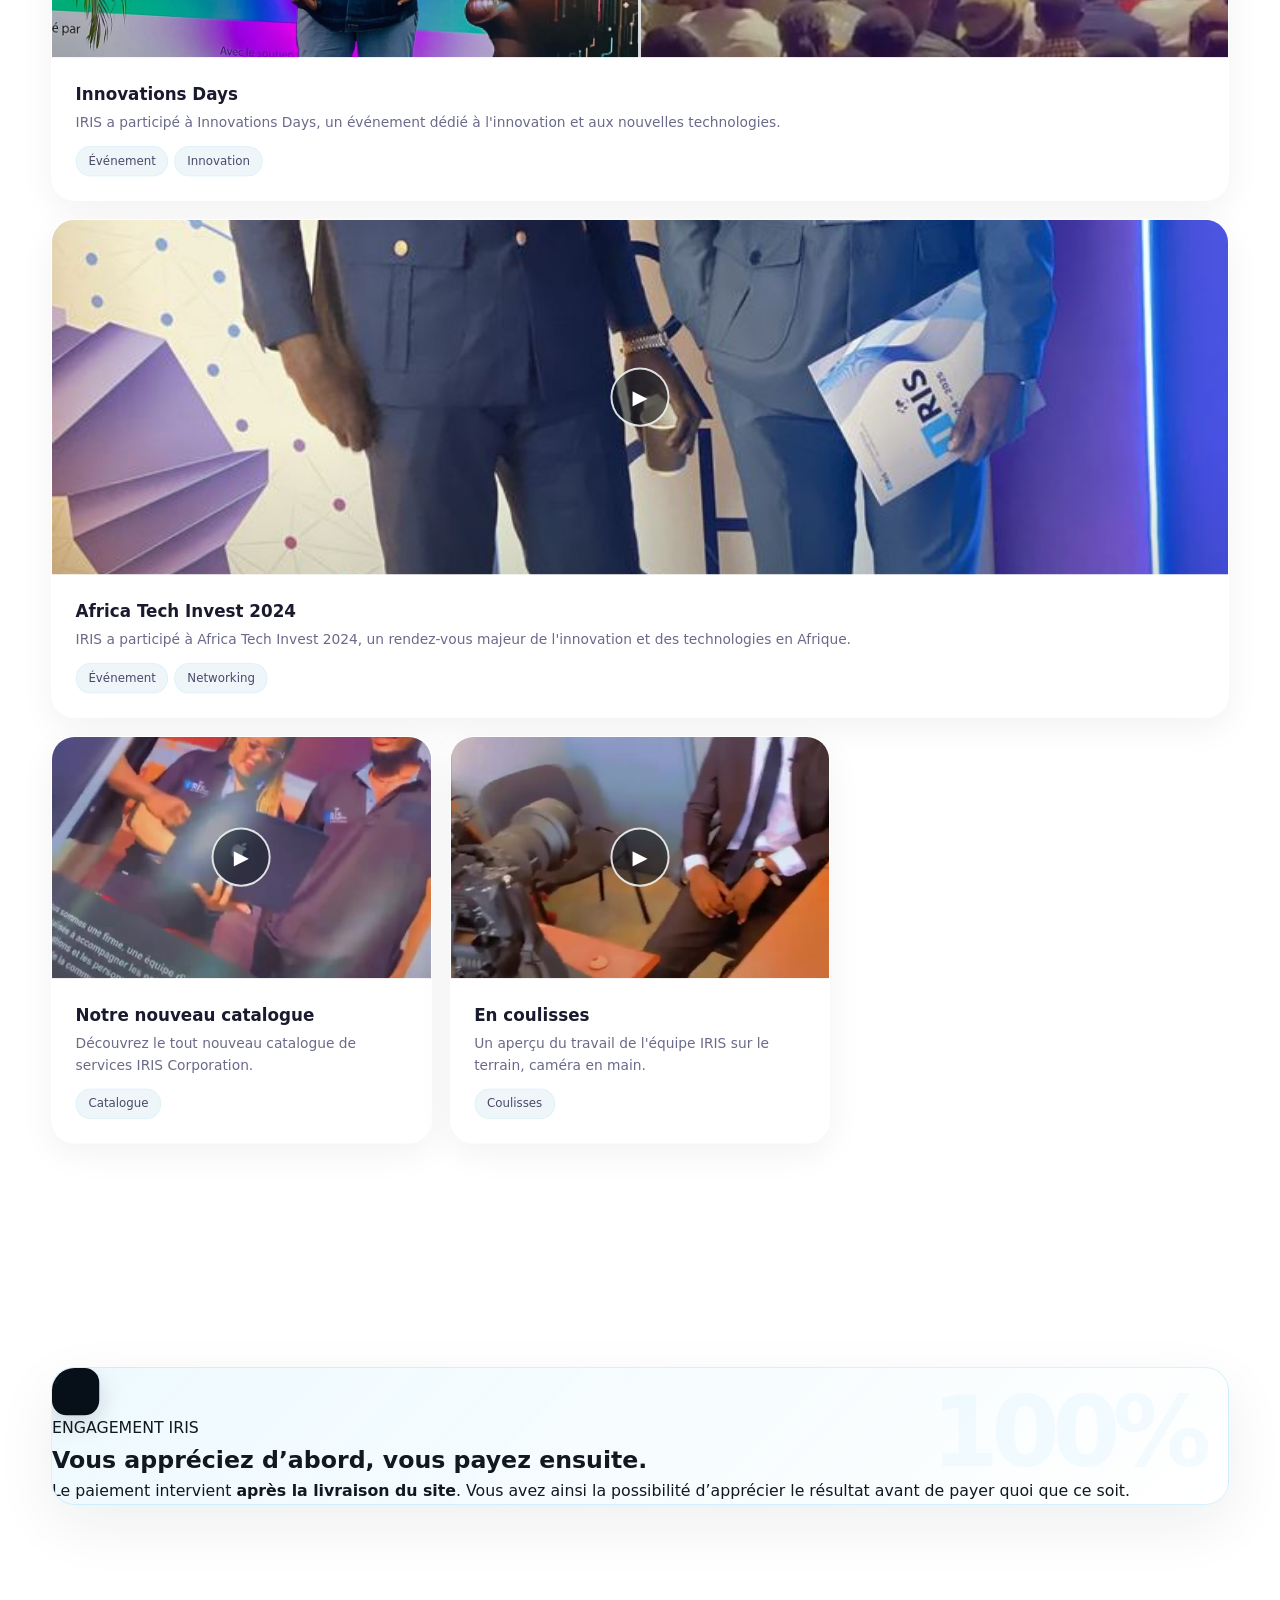
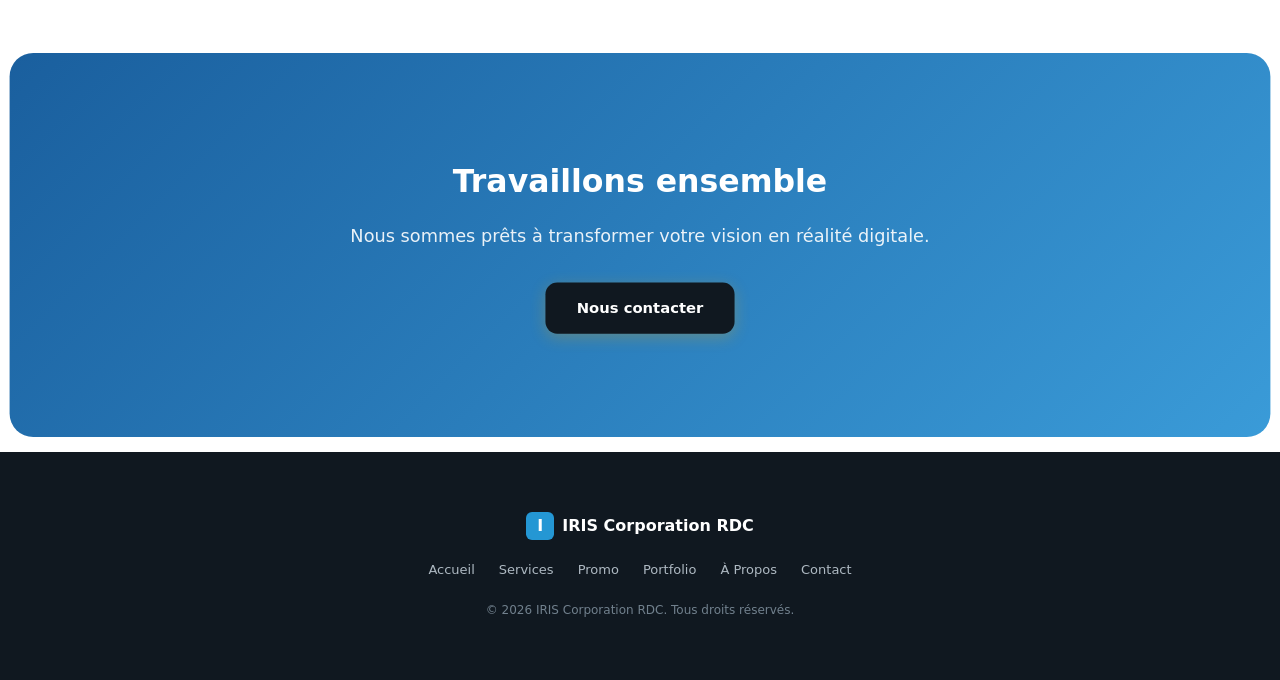
<file: apropos.html>
<!DOCTYPE html>
<html lang="fr">
<head>
  <meta charset="UTF-8">
  <meta name="viewport" content="width=device-width, initial-scale=1.0">
  <title>À Propos | IRIS Corporation</title>
  <meta name="description" content="Agence digitale de référence en RDC. 8 ans d'expérience, 200+ projets réalisés pour des entreprises en RDC.">
  <link rel="stylesheet" href="style.css">
</head>
<body>
<div class="iris-scroll-progress" aria-hidden="true"></div>

<!-- Navigation -->
<nav class="iris-nav">
  <a href="index.html" class="iris-nav-logo">
    <div class="iris-nav-logo-box"><span>I</span></div>
    <div class="iris-nav-logo-text">IRIS</div>
  </a>
  <div class="iris-nav-links">
    <a href="index.html">Accueil</a>
    <a href="services.html">Services</a>
    <a href="promo.html" style="color: #e63946; font-weight: 600;">🔥 Promo Sites Web</a>
    <a href="portfolio.html">Portfolio</a>
    <a href="apropos.html" class="active">À Propos</a>
    <a href="contact.html">Contact</a>
    <a href="contact.html" class="iris-nav-cta">Demander un devis</a>
  </div>
  <button class="iris-nav-mobile-btn" onclick="toggleMobileMenu()" aria-label="Menu">
    <svg width="24" height="24" viewBox="0 0 24 24" fill="none"><path fill-rule="evenodd" clip-rule="evenodd" d="M4 6h16M4 12h16M4 18h16" stroke="currentColor" stroke-width="2" stroke-linecap="round"/></svg>
  </button>
</nav>

<!-- Mobile Menu -->
<div class="iris-mobile-menu" id="mobileMenu">
  <button class="iris-mobile-menu-close" onclick="toggleMobileMenu()" aria-label="Fermer">
    <svg width="24" height="24" viewBox="0 0 24 24" fill="none"><path d="M18 6L6 18M6 6l12 12" stroke="currentColor" stroke-width="2" stroke-linecap="round"/></svg>
  </button>
  <a href="index.html" onclick="toggleMobileMenu()">Accueil</a>
  <a href="services.html" onclick="toggleMobileMenu()">Services</a>
  <a href="promo.html" onclick="toggleMobileMenu()" style="color: #e63946;">🔥 Promo Sites Web</a>
  <a href="portfolio.html" onclick="toggleMobileMenu()">Portfolio</a>
  <a href="apropos.html" onclick="toggleMobileMenu()">À Propos</a>
  <a href="contact.html" onclick="toggleMobileMenu()">Contact</a>
</div>

<!-- About Hero -->
<section class="about-hero" style="padding-top: 120px;">
  <div class="about-hero-content">
    <h1>IRIS Corporation</h1>
    <p>IRIS Corporation accompagne les entreprises, organisations et porteurs de projets dans leur transformation digitale, avec une approche centrée sur la stratégie, la création et l’impact.</p>
    <p>Notre ambition est simple : rendre chaque marque plus visible, plus crédible et plus performante grâce au digital.</p>
    <a href="promo.html" class="iris-btn-primary">Voir notre promo actuelle</a>
  </div>
  <div class="about-hero-img">
    <img loading="eager" decoding="async" src="images/iris-vision.svg" class="iris-about-visual iris-about-visual-1" alt="IRIS Corporation — vision digitale">
  </div>
</section>

<!-- Values -->
<section class="iris-section" style="background: var(--kimi-color-surface-muted);">
  <h2 class="iris-section-title">Nos engagements</h2>
  <p class="iris-section-sub">Les principes qui guident chaque projet IRIS</p>
  <div class="about-values">
    <div class="about-value iris-reveal"><div class="about-value-num">01</div><div class="about-value-label">Écoute & compréhension</div></div>
    <div class="about-value iris-reveal"><div class="about-value-num">02</div><div class="about-value-label">Création sur mesure</div></div>
    <div class="about-value iris-reveal"><div class="about-value-num">03</div><div class="about-value-label">Qualité & performance</div></div>
    <div class="about-value iris-reveal"><div class="about-value-num">04</div><div class="about-value-label">Accompagnement durable</div></div>
  </div>
</section>

<!-- Mission -->
<section class="iris-section">
  <div style="display: grid; grid-template-columns: 1fr 1fr; gap: 48px; align-items: center;">
    <div style="border-radius: 16px; overflow: hidden; box-shadow: 0 20px 60px rgba(0,0,0,0.1);">
      <img loading="lazy" decoding="async" src="images/iris-mission.svg" style="width: 100%; height: auto; display: block;" class="iris-about-visual iris-about-visual-2" alt="IRIS Corporation — mission et impact digital">
    </div>
    <div>
      <h2 style="font-size: 32px; font-weight: 600; margin-bottom: 16px;">Notre mission</h2>
      <p style="font-size: 16px; color: var(--kimi-color-text-secondary); line-height: 1.7; margin-bottom: 20px;">Démocratiser l'accès aux solutions digitales de qualité pour les entreprises en RDC. Nous voulons que chaque PME, startup et grande entreprise en RDC puisse compter sur un partenaire technologique fiable et compétent.</p>
      <p style="font-size: 16px; color: var(--kimi-color-text-secondary); line-height: 1.7; margin-bottom: 20px;">Notre approche combine créativité, rigueur technique et compréhension du contexte local. Nous ne livrons pas juste du code — nous livrons des solutions qui fonctionnent pour vous.</p>
      <div style="display: flex; gap: 16px; flex-wrap: wrap;">
        <div style="padding: 16px 24px; background: rgba(58,155,216,0.1); border-radius: 10px; text-align: center;">
          <div style="font-size: 24px; font-weight: 700; color: #3A9BD8;">150+</div>
          <div style="font-size: 12px; color: var(--kimi-color-text-tertiary);">Sites web créés</div>
        </div>
        <div style="padding: 16px 24px; background: rgba(58,155,216,0.1); border-radius: 10px; text-align: center;">
          <div style="font-size: 24px; font-weight: 700; color: #3A9BD8;">50+</div>
          <div style="font-size: 12px; color: var(--kimi-color-text-tertiary);">Apps mobiles</div>
        </div>
        <div style="padding: 16px 24px; background: rgba(58,155,216,0.1); border-radius: 10px; text-align: center;">
          <div style="font-size: 24px; font-weight: 700; color: #3A9BD8;">3</div>
          <div style="font-size: 12px; color: var(--kimi-color-text-tertiary);">Villes couvertes</div>
        </div>
      </div>
    </div>
  </div>
</section>

<!-- Visionnaires -->
<section class="iris-section visionary-section" style="background: var(--kimi-color-surface-muted);">
  <h2 class="iris-section-title">Nos visionnaires</h2>
  <p class="iris-section-sub">Les fondateurs qui portent la vision d’IRIS Corporation</p>
  <div class="visionaries-grid">
    <div class="visionary-profile iris-reveal">
      <img loading="lazy" decoding="async" src="images/jephte-kazadi.jpg" alt="Jephte Kazadi, visionnaire IRIS Corporation" class="visionary-photo">
      <div>
        <span class="role">LE VISIONNAIRE</span>
        <h2>Jephte Kazadi</h2>
        <p>Une vision tournée vers l’innovation, la créativité et la transformation digitale. Jephte Kazadi porte la vision d’IRIS Corporation RDC : créer des solutions digitales utiles, élégantes et pensées pour produire un véritable impact.</p>
        <div class="signature">Jephte Kazadi</div>
      </div>
    </div>
    <div class="visionary-profile iris-reveal">
      <img loading="lazy" decoding="async" src="images/heruane-kabunda.jpeg" alt="Heruane Kabunda, visionnaire IRIS Corporation" class="visionary-photo">
      <div>
        <span class="role">LE VISIONNAIRE</span>
        <h2>Heruane Kabunda</h2>
        <p>Une vision complémentaire, portée par l’exigence et le sens du détail. Heruane Kabunda accompagne IRIS Corporation RDC dans la construction de solutions digitales solides et durables pour ses clients.</p>
        <div class="signature">Heruane Kabunda</div>
      </div>
    </div>
  </div>
</section>

<!-- Actualités -->
<section class="iris-section">
  <h2 class="iris-section-title">Actualités & vie de l'équipe</h2>
  <p class="iris-section-sub">Ce qui se passe chez IRIS Corporation</p>
  <div class="iris-portfolio-grid">
    <div class="iris-portfolio-card iris-reveal" style="grid-column: 1 / -1;">
      <div class="iris-portfolio-img news-feature-img portfolio-feature-gallery">
        <img loading="lazy" decoding="async" src="images/innovations-days.jpeg" alt="IRIS Corporation à Innovations Days">
        <div class="iris-video-facade" style="background-image:url('images/poster-innovations-2.jpg')" data-src="videos/innovations-days-2.mp4" onclick="irisPlayVideo(this)">
          <div class="iris-video-play">▶</div>
        </div>
        <div class="iris-video-facade" style="background-image:url('images/poster-innovations-1.jpg')" data-src="videos/innovations-days-1.mp4" onclick="irisPlayVideo(this)">
          <div class="iris-video-play">▶</div>
        </div>
      </div>
      <div class="iris-portfolio-info">
        <h4>Innovations Days</h4>
        <p>IRIS a participé à Innovations Days, un événement dédié à l'innovation et aux nouvelles technologies.</p>
        <div class="iris-portfolio-tags"><span class="iris-tag">Événement</span><span class="iris-tag">Innovation</span></div>
      </div>
    </div>

    <div class="iris-portfolio-card iris-reveal" style="grid-column: 1 / -1;">
      <div class="iris-portfolio-img news-feature-img">
        <div class="iris-video-facade" style="background-image:url('images/africa-tech-invest.jpeg')" data-src="videos/africa-tech-invest.mp4" onclick="irisPlayVideo(this)">
          <div class="iris-video-play">▶</div>
        </div>
      </div>
      <div class="iris-portfolio-info">
        <h4>Africa Tech Invest 2024</h4>
        <p>IRIS a participé à Africa Tech Invest 2024, un rendez-vous majeur de l'innovation et des technologies en Afrique.</p>
        <div class="iris-portfolio-tags"><span class="iris-tag">Événement</span><span class="iris-tag">Networking</span></div>
      </div>
    </div>

    <div class="iris-portfolio-card iris-reveal">
      <div class="iris-portfolio-img">
        <div class="iris-video-facade" style="background-image:url('images/poster-catalogue.jpg')" data-src="videos/nouveau-catalogue.mp4" onclick="irisPlayVideo(this)">
          <div class="iris-video-play">▶</div>
        </div>
      </div>
      <div class="iris-portfolio-info">
        <h4>Notre nouveau catalogue</h4>
        <p>Découvrez le tout nouveau catalogue de services IRIS Corporation.</p>
        <div class="iris-portfolio-tags"><span class="iris-tag">Catalogue</span></div>
      </div>
    </div>

    <div class="iris-portfolio-card iris-reveal">
      <div class="iris-portfolio-img">
        <div class="iris-video-facade" style="background-image:url('images/poster-coulisses.jpg')" data-src="videos/coulisses-tournage.mp4" onclick="irisPlayVideo(this)">
          <div class="iris-video-play">▶</div>
        </div>
      </div>
      <div class="iris-portfolio-info">
        <h4>En coulisses</h4>
        <p>Un aperçu du travail de l'équipe IRIS sur le terrain, caméra en main.</p>
        <div class="iris-portfolio-tags"><span class="iris-tag">Coulisses</span></div>
      </div>
    </div>
  </div>
</section>

<!-- Paiement -->
<section class="iris-section">
  <div class="payment-trust payment-trust-large iris-reveal">
    <div class="payment-trust-icon">✓</div>
    <div>
      <span class="payment-trust-kicker">ENGAGEMENT IRIS</span>
      <h2>Vous appréciez d’abord, vous payez ensuite.</h2>
      <p>Le paiement intervient <strong>après la livraison du site</strong>. Vous avez ainsi la possibilité d’apprécier le résultat avant de payer quoi que ce soit.</p>
    </div>
  </div>
</section>

<!-- CTA -->
<section class="iris-section" style="text-align: center; background: linear-gradient(135deg, #1a5f9e 0%, #3A9BD8 100%); color: white; border-radius: 24px; margin: 40px auto; max-width: 1100px;">
  <h2 style="font-size: 32px; font-weight: 600; margin-bottom: 16px;">Travaillons ensemble</h2>
  <p style="font-size: 18px; opacity: 0.9; max-width: 600px; margin: 0 auto 32px;">Nous sommes prêts à transformer votre vision en réalité digitale.</p>
  <a href="contact.html" class="iris-btn-gold">Nous contacter</a>
</section>

<a class="whatsapp-float" href="https://wa.me/243962652198" target="_blank" rel="noopener" aria-label="Contacter IRIS sur WhatsApp"><span>◔</span><b>WhatsApp</b></a>

<!-- Footer -->
<footer class="iris-footer">
  <div class="iris-footer-logo">
    <div class="iris-footer-logo-box"><span>I</span></div>
    <div class="iris-footer-logo-text">IRIS Corporation RDC</div>
  </div>
  <div class="iris-footer-links">
    <a href="index.html">Accueil</a>
    <a href="services.html">Services</a>
    <a href="promo.html">Promo</a>
    <a href="portfolio.html">Portfolio</a>
    <a href="apropos.html">À Propos</a>
    <a href="contact.html">Contact</a>
  </div>
  <div class="iris-footer-copy">© 2026 IRIS Corporation RDC. Tous droits réservés.</div>
</footer>

<script>
  function irisPlayVideo(facade) {
    const src = facade.dataset.src;
    const video = document.createElement('video');
    video.src = src;
    video.controls = true;
    video.autoplay = true;
    video.playsInline = true;
    video.style.width = '100%';
    video.style.height = '100%';
    video.style.objectFit = 'cover';
    video.style.display = 'block';
    facade.replaceWith(video);
    video.play().catch(() => {});
  }
  function toggleMobileMenu() {
    const menu = document.getElementById('mobileMenu');
    menu.classList.toggle('active');
  }
  const observer = new IntersectionObserver((entries) => {
    entries.forEach(entry => { if (entry.isIntersecting) { entry.target.classList.add('visible'); } });
  }, { threshold: 0.1 });
  document.querySelectorAll('.iris-reveal').forEach(el => observer.observe(el));
</script>


<script>
(function(){
  const root=document.documentElement;
  const progress=document.querySelector('.iris-scroll-progress');
  const nav=document.querySelector('.iris-nav');

  function onScroll(){
    const max=document.documentElement.scrollHeight-window.innerHeight;
    const pct=max>0?(window.scrollY/max)*100:0;
    if(progress) progress.style.width=pct+'%';
    if(nav) nav.classList.toggle('scrolled',window.scrollY>18);
  }
  onScroll();
  window.addEventListener('scroll',onScroll,{passive:true});

  window.addEventListener('pointermove',function(e){
    root.style.setProperty('--mx',e.clientX+'px');
    root.style.setProperty('--my',e.clientY+'px');
  },{passive:true});

  document.querySelectorAll('.iris-service-card,.why-card,.iris-portfolio-card').forEach(function(card){
    card.addEventListener('pointermove',function(e){
      if(window.matchMedia('(max-width: 768px)').matches) return;
      const r=card.getBoundingClientRect();
      const x=(e.clientX-r.left)/r.width-.5;
      const y=(e.clientY-r.top)/r.height-.5;
      card.style.transform='translateY(-8px) perspective(900px) rotateX('+(-y*2.2)+'deg) rotateY('+(x*2.2)+'deg)';
    });
    card.addEventListener('pointerleave',function(){
      card.style.transform='';
    });
  });
})();
</script>


<script>
(()=> {
 const body=document.body;
 const progress=document.createElement('div'); progress.className='iris-progress'; body.appendChild(progress);
 const cursor=document.createElement('div'); cursor.className='iris-cursor'; body.appendChild(cursor);
 const dot=document.createElement('div'); dot.className='iris-cursor-dot'; body.appendChild(dot);
 body.classList.add('iris-ready');

 let mx=innerWidth/2,my=innerHeight/2,cx=mx,cy=my;
 addEventListener('mousemove',e=>{mx=e.clientX;my=e.clientY});
 function tick(){
   cx += (mx-cx)*.16; cy += (my-cy)*.16;
   cursor.style.left=cx+'px'; cursor.style.top=cy+'px';
   dot.style.left=mx+'px'; dot.style.top=my+'px';
   requestAnimationFrame(tick);
 }
 tick();

 function updateProgress(){
   const h=document.documentElement, max=h.scrollHeight-innerHeight;
   progress.style.width=(max>0?(scrollY/max*100):0)+'%';
 }
 addEventListener('scroll',updateProgress,{passive:true}); updateProgress();

 const io=new IntersectionObserver(es=>es.forEach(e=>{
   if(e.isIntersecting){e.target.classList.add('iris-visible');io.unobserve(e.target)}
 }),{threshold:.12});
 document.querySelectorAll('section,article,.card,.service-card,.portfolio-item,.project-card,.feature,.hero-content,.hero-image').forEach((el,i)=>{
   el.classList.add('iris-reveal');
   el.style.transitionDelay=Math.min(i*35,280)+'ms';
   io.observe(el);
 });

 document.querySelectorAll('a,button,[role="button"]').forEach(el=>{
   el.addEventListener('mouseenter',()=>{cursor.style.transform='translate(-50%,-50%) scale(1.65)';cursor.style.borderColor='rgba(255,255,255,.85)'});
   el.addEventListener('mouseleave',()=>{cursor.style.transform='translate(-50%,-50%) scale(1)';cursor.style.borderColor='rgba(255,255,255,.55)'});
 });

 document.querySelectorAll('.iris-magnetic').forEach(el=>{
   el.addEventListener('mousemove',e=>{
     const r=el.getBoundingClientRect(),x=(e.clientX-r.left-r.width/2)/r.width,y=(e.clientY-r.top-r.height/2)/r.height;
     el.style.transform=`translate(${x*10}px,${y*10}px)`;
   });
   el.addEventListener('mouseleave',()=>el.style.transform='');
 });
})();
</script>

</body>
</html>
</file>
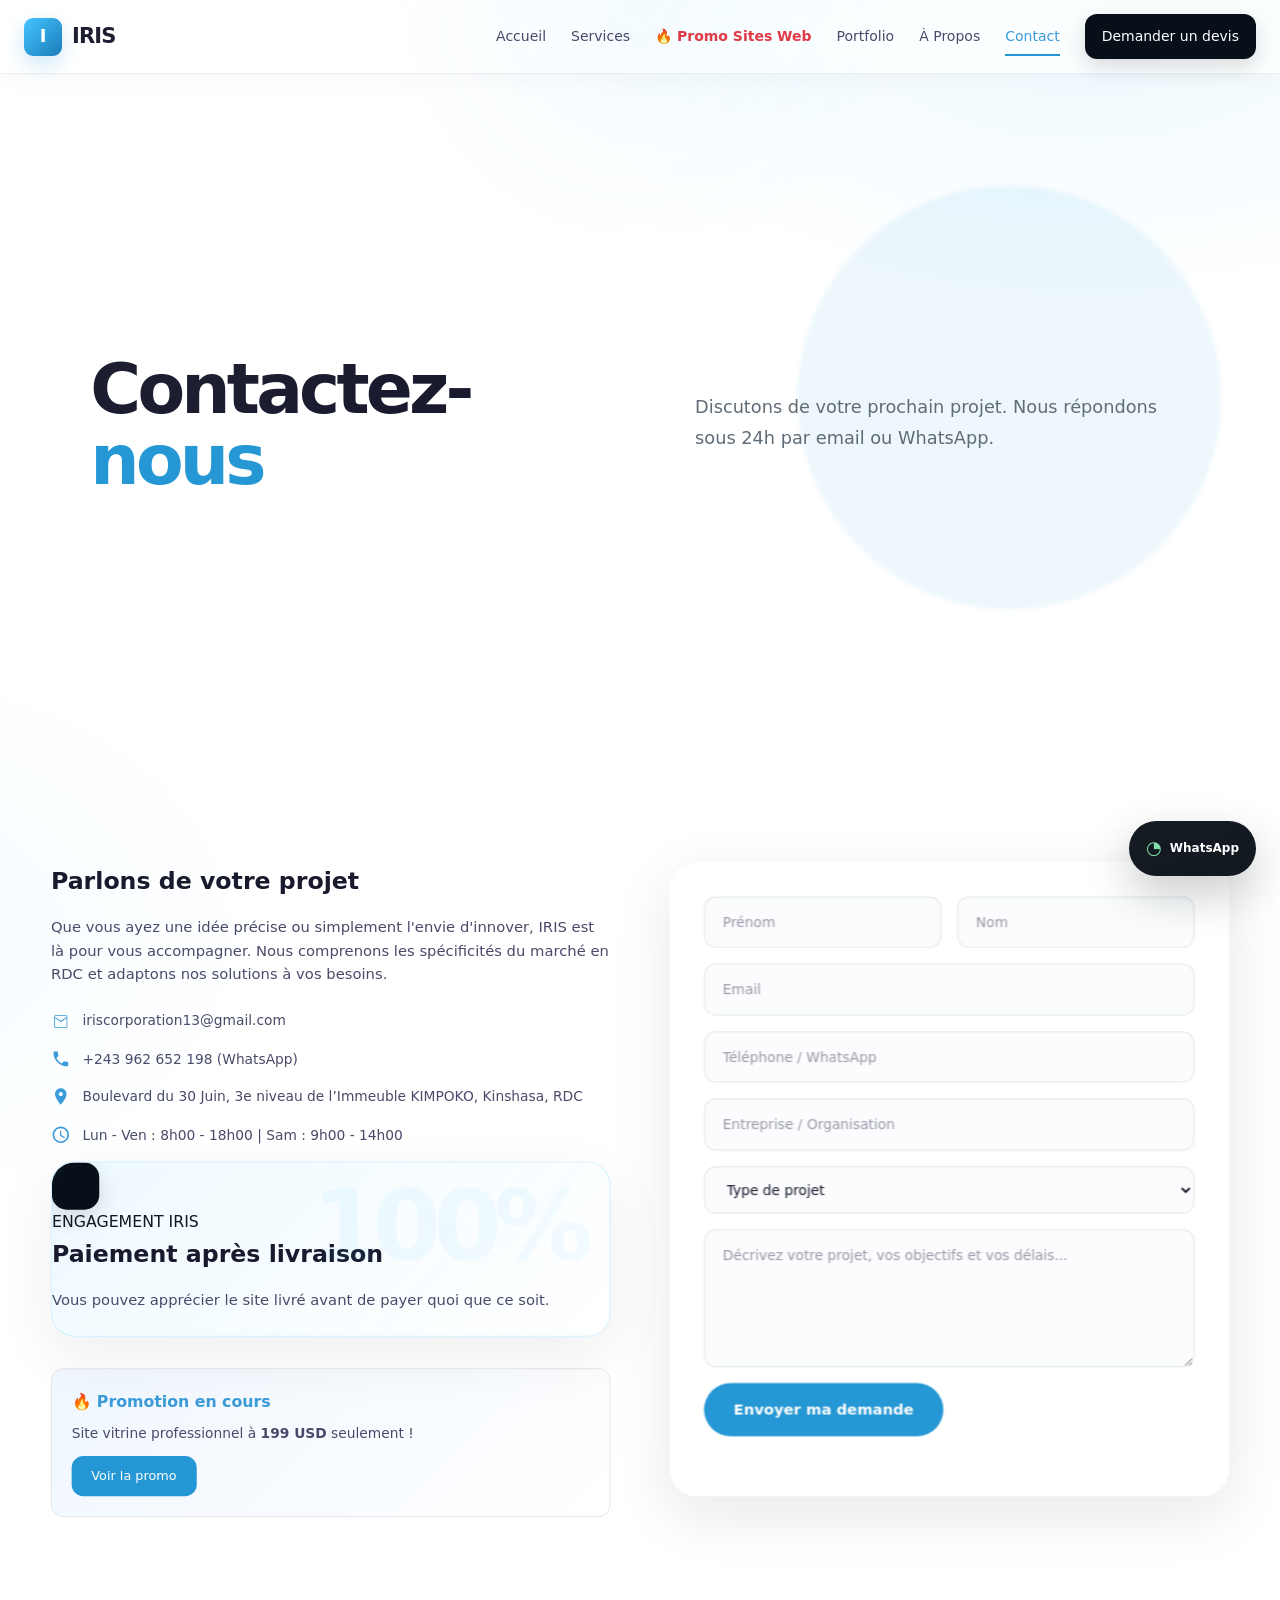
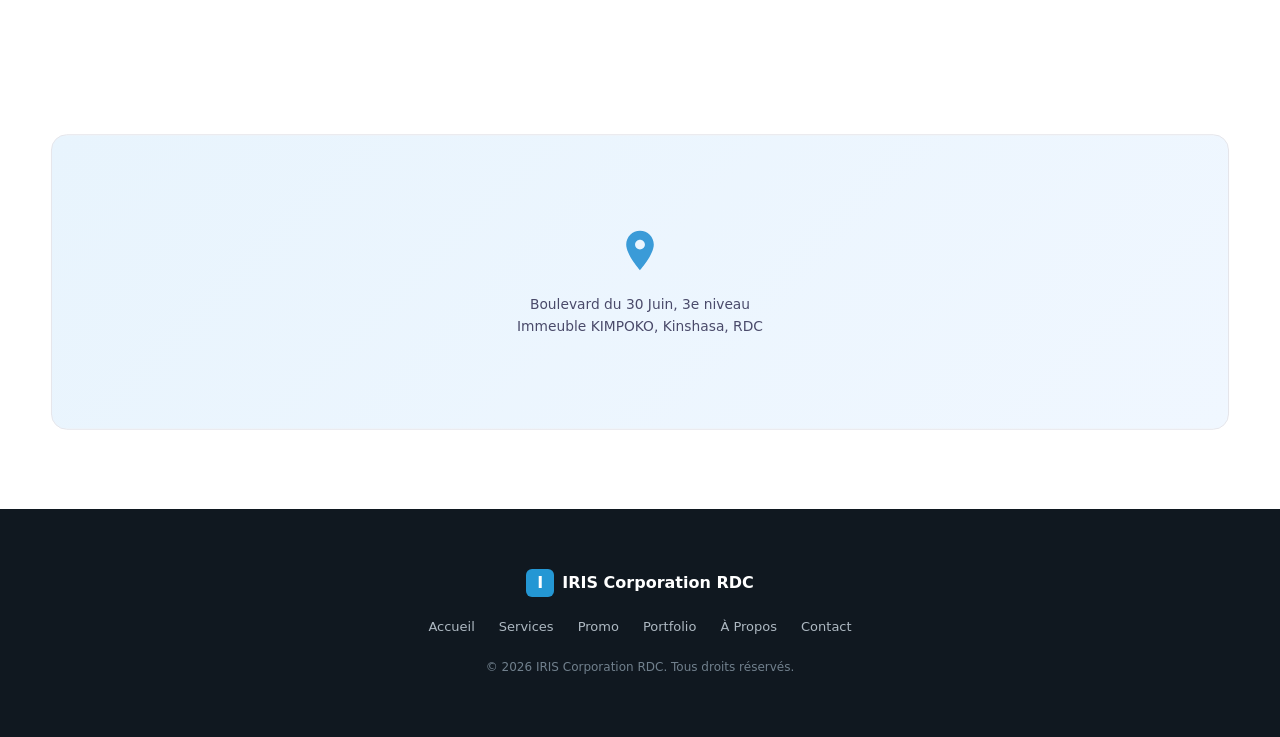
<file: contact.html>
<!DOCTYPE html>
<html lang="fr">
<head>
  <meta charset="UTF-8">
  <meta name="viewport" content="width=device-width, initial-scale=1.0">
  <title>Contact | IRIS Corporation</title>
  <meta name="description" content="Contactez IRIS Corporation à Kinshasa. Demandez un devis gratuit pour votre projet web ou mobile.">
  <link rel="stylesheet" href="style.css">
</head>
<body>
<div class="iris-scroll-progress" aria-hidden="true"></div>

<!-- Navigation -->
<nav class="iris-nav">
  <a href="index.html" class="iris-nav-logo">
    <div class="iris-nav-logo-box"><span>I</span></div>
    <div class="iris-nav-logo-text">IRIS</div>
  </a>
  <div class="iris-nav-links">
    <a href="index.html">Accueil</a>
    <a href="services.html">Services</a>
    <a href="promo.html" style="color: #e63946; font-weight: 600;">🔥 Promo Sites Web</a>
    <a href="portfolio.html">Portfolio</a>
    <a href="apropos.html">À Propos</a>
    <a href="contact.html" class="active">Contact</a>
    <a href="contact.html" class="iris-nav-cta">Demander un devis</a>
  </div>
  <button class="iris-nav-mobile-btn" onclick="toggleMobileMenu()" aria-label="Menu">
    <svg width="24" height="24" viewBox="0 0 24 24" fill="none"><path fill-rule="evenodd" clip-rule="evenodd" d="M4 6h16M4 12h16M4 18h16" stroke="currentColor" stroke-width="2" stroke-linecap="round"/></svg>
  </button>
</nav>

<!-- Mobile Menu -->
<div class="iris-mobile-menu" id="mobileMenu">
  <button class="iris-mobile-menu-close" onclick="toggleMobileMenu()" aria-label="Fermer">
    <svg width="24" height="24" viewBox="0 0 24 24" fill="none"><path d="M18 6L6 18M6 6l12 12" stroke="currentColor" stroke-width="2" stroke-linecap="round"/></svg>
  </button>
  <a href="index.html" onclick="toggleMobileMenu()">Accueil</a>
  <a href="services.html" onclick="toggleMobileMenu()">Services</a>
  <a href="promo.html" onclick="toggleMobileMenu()" style="color: #e63946;">🔥 Promo Sites Web</a>
  <a href="portfolio.html" onclick="toggleMobileMenu()">Portfolio</a>
  <a href="apropos.html" onclick="toggleMobileMenu()">À Propos</a>
  <a href="contact.html" onclick="toggleMobileMenu()">Contact</a>
</div>

<!-- Hero -->
<section class="iris-hero" style="padding-top: 120px;">
  <h1>Contactez-<span>nous</span></h1>
  <p class="iris-hero-sub">Discutons de votre prochain projet. Nous répondons sous 24h par email ou WhatsApp.</p>
</section>

<!-- Contact Grid -->
<section class="iris-section" id="contact">
  <div class="iris-contact-grid">
    <div class="iris-contact-info iris-reveal">
      <h3>Parlons de votre projet</h3>
      <p>Que vous ayez une idée précise ou simplement l'envie d'innover, IRIS est là pour vous accompagner. Nous comprenons les spécificités du marché en RDC et adaptons nos solutions à vos besoins.</p>

      <div class="iris-contact-item">
        <svg width="20" height="20" viewBox="0 0 24 24" fill="none"><path fill-rule="evenodd" clip-rule="evenodd" d="M18 4H6a2 2 0 00-2 2v12a2 2 0 002 2h12a2 2 0 002-2V6a2 2 0 00-2-2zM6 5h12a1 1 0 011 1v.5l-7 4.5-7-4.5V6a1 1 0 011-1zm-1 2.8l6.6 4.3a1 1 0 001.1 0L19 7.8V18a1 1 0 01-1 1H6a1 1 0 01-1-1V7.8z" fill="currentColor"/></svg>
        <span>iriscorporation13@gmail.com</span>
      </div>
      <div class="iris-contact-item">
        <svg width="20" height="20" viewBox="0 0 24 24" fill="none"><path d="M6.62 10.79c1.44 2.83 3.76 5.14 6.59 6.59l2.2-2.2c.27-.27.67-.36 1.02-.24 1.12.37 2.33.57 3.57.57.55 0 1 .45 1 1V20c0 .55-.45 1-1 1-9.39 0-17-7.61-17-17 0-.55.45-1 1-1h3.5c.55 0 1 .45 1 1 0 1.25.2 2.45.57 3.57.11.35.03.74-.25 1.02l-2.2 2.2z" fill="currentColor"/></svg>
        <a href="https://wa.me/243962652198" target="_blank" rel="noopener" style="color:inherit;text-decoration:none;">+243 962 652 198 (WhatsApp)</a>
      </div>
      <div class="iris-contact-item">
        <svg width="20" height="20" viewBox="0 0 24 24" fill="none"><path d="M12 2C8.13 2 5 5.13 5 9c0 5.25 7 13 7 13s7-7.75 7-13c0-3.87-3.13-7-7-7zm0 9.5c-1.38 0-2.5-1.12-2.5-2.5s1.12-2.5 2.5-2.5 2.5 1.12 2.5 2.5-1.12 2.5-2.5 2.5z" fill="currentColor"/></svg>
        <span>Boulevard du 30 Juin, 3e niveau de l’Immeuble KIMPOKO, Kinshasa, RDC</span>
      </div>
      <div class="iris-contact-item">
        <svg width="20" height="20" viewBox="0 0 24 24" fill="none"><path d="M11.99 2C6.47 2 2 6.48 2 12s4.47 10 9.99 10C17.52 22 22 17.52 22 12S17.52 2 11.99 2zM12 20c-4.42 0-8-3.58-8-8s3.58-8 8-8 8 3.58 8 8-3.58 8-8 8zm.5-13H11v6l5.25 3.15.75-1.23-4.5-2.67z" fill="currentColor"/></svg>
        <span>Lun - Ven : 8h00 - 18h00 | Sam : 9h00 - 14h00</span>
      </div>

      <div class="payment-trust contact-payment-trust">
        <div class="payment-trust-icon">✓</div>
        <div><span class="payment-trust-kicker">ENGAGEMENT IRIS</span><h3>Paiement après livraison</h3><p>Vous pouvez apprécier le site livré avant de payer quoi que ce soit.</p></div>
      </div>

      <div style="margin-top: 32px; padding: 20px; background: linear-gradient(135deg, #f0f7ff, #fff); border-radius: 12px; border: 1px solid var(--kimi-color-border);">
        <h4 style="font-size: 16px; font-weight: 600; margin-bottom: 8px; color: #3A9BD8;">🔥 Promotion en cours</h4>
        <p style="font-size: 14px; color: var(--kimi-color-text-secondary); margin-bottom: 12px;">Site vitrine professionnel à <strong>199 USD</strong> seulement !</p>
        <a href="promo.html" class="iris-btn-primary" style="font-size: 13px; padding: 10px 20px;">Voir la promo</a>
      </div>
    </div>

    <form class="iris-contact-form iris-reveal" id="irisContactForm" onsubmit="handleSubmit(event)">
      <input type="hidden" name="_subject" value="Nouvelle demande de devis — Site IRIS">
      <input type="hidden" name="_template" value="table">
      <input type="hidden" name="_captcha" value="false">
      <div class="iris-form-row">
        <input type="text" class="iris-form-input" name="Prénom" placeholder="Prénom" required>
        <input type="text" class="iris-form-input" name="Nom" placeholder="Nom" required>
      </div>
      <input type="email" class="iris-form-input" name="Email" placeholder="Email" required>
      <input type="tel" class="iris-form-input" name="Téléphone / WhatsApp" placeholder="Téléphone / WhatsApp">
      <input type="text" class="iris-form-input" name="Entreprise / Organisation" placeholder="Entreprise / Organisation">
      <select class="iris-form-input" name="Type de projet">
        <option value="">Type de projet</option>
        <option>Site Web Vitrine (Promo 199$)</option>
        <option>Site E-commerce (Promo 599$)</option>
        <option>Site Sur Mesure (Promo 999$)</option>
        <option>Application Mobile</option>
        <option>Marketing Digital</option>
        <option>Design UI/UX</option>
        <option>Autre</option>
      </select>
      <textarea class="iris-form-input iris-form-textarea" name="Description du projet" placeholder="Décrivez votre projet, vos objectifs et vos délais..."></textarea>
      <button type="submit" class="iris-form-submit">Envoyer ma demande</button>
      <p id="irisFormStatus" style="font-size:13px;color:var(--kimi-color-text-tertiary);margin-top:10px;"></p>
    </form>
  </div>
</section>

<!-- Map placeholder -->
<section class="iris-section" style="padding-top: 0;">
  <div style="width: 100%; height: 300px; background: linear-gradient(135deg, #e8f4fd, #f0f7ff); border-radius: 16px; display: flex; align-items: center; justify-content: center; border: 1px solid var(--kimi-color-border);">
    <div style="text-align: center;">
      <svg width="48" height="48" viewBox="0 0 24 24" fill="none" style="color: #3A9BD8; margin-bottom: 12px;"><path d="M12 2C8.13 2 5 5.13 5 9c0 5.25 7 13 7 13s7-7.75 7-13c0-3.87-3.13-7-7-7zm0 9.5c-1.38 0-2.5-1.12-2.5-2.5s1.12-2.5 2.5-2.5 2.5 1.12 2.5 2.5-1.12 2.5-2.5 2.5z" fill="currentColor"/></svg>
      <p style="color: var(--kimi-color-text-secondary); font-size: 14px;">Boulevard du 30 Juin, 3e niveau<br>Immeuble KIMPOKO, Kinshasa, RDC</p>
    </div>
  </div>
</section>

<a class="whatsapp-float" href="https://wa.me/243962652198" target="_blank" rel="noopener" aria-label="Contacter IRIS sur WhatsApp"><span>◔</span><b>WhatsApp</b></a>

<!-- Footer -->
<footer class="iris-footer">
  <div class="iris-footer-logo">
    <div class="iris-footer-logo-box"><span>I</span></div>
    <div class="iris-footer-logo-text">IRIS Corporation RDC</div>
  </div>
  <div class="iris-footer-links">
    <a href="index.html">Accueil</a>
    <a href="services.html">Services</a>
    <a href="promo.html">Promo</a>
    <a href="portfolio.html">Portfolio</a>
    <a href="apropos.html">À Propos</a>
    <a href="contact.html">Contact</a>
  </div>
  <div class="iris-footer-copy">© 2026 IRIS Corporation RDC. Tous droits réservés.</div>
</footer>

<script>
  function toggleMobileMenu() {
    const menu = document.getElementById('mobileMenu');
    menu.classList.toggle('active');
  }
  function handleSubmit(e) {
    e.preventDefault();
    const form = e.target;
    const btn = form.querySelector('.iris-form-submit');
    const status = document.getElementById('irisFormStatus');
    const original = btn.textContent;
    btn.disabled = true;
    btn.textContent = 'Envoi en cours...';

    fetch('https://formsubmit.co/ajax/iriscorporation13@gmail.com', {
      method: 'POST',
      headers: { 'Accept': 'application/json' },
      body: new FormData(form)
    })
    .then(res => res.ok ? res.json() : Promise.reject())
    .then(() => {
      btn.textContent = 'Message envoyé !';
      btn.style.background = 'var(--kimi-color-positive)';
      status.textContent = 'Merci ! Nous revenons vers vous sous 24h.';
      form.reset();
    })
    .catch(() => {
      status.textContent = "Une erreur est survenue. Contactez-nous directement sur WhatsApp au +243 962 652 198.";
    })
    .finally(() => {
      setTimeout(() => { btn.textContent = original; btn.style.background = ''; btn.disabled = false; }, 3000);
    });
  }
  const observer = new IntersectionObserver((entries) => {
    entries.forEach(entry => { if (entry.isIntersecting) { entry.target.classList.add('visible'); } });
  }, { threshold: 0.1 });
  document.querySelectorAll('.iris-reveal').forEach(el => observer.observe(el));
</script>


<script>
(function(){
  const root=document.documentElement;
  const progress=document.querySelector('.iris-scroll-progress');
  const nav=document.querySelector('.iris-nav');

  function onScroll(){
    const max=document.documentElement.scrollHeight-window.innerHeight;
    const pct=max>0?(window.scrollY/max)*100:0;
    if(progress) progress.style.width=pct+'%';
    if(nav) nav.classList.toggle('scrolled',window.scrollY>18);
  }
  onScroll();
  window.addEventListener('scroll',onScroll,{passive:true});

  window.addEventListener('pointermove',function(e){
    root.style.setProperty('--mx',e.clientX+'px');
    root.style.setProperty('--my',e.clientY+'px');
  },{passive:true});

  document.querySelectorAll('.iris-service-card,.why-card,.iris-portfolio-card').forEach(function(card){
    card.addEventListener('pointermove',function(e){
      if(window.matchMedia('(max-width: 768px)').matches) return;
      const r=card.getBoundingClientRect();
      const x=(e.clientX-r.left)/r.width-.5;
      const y=(e.clientY-r.top)/r.height-.5;
      card.style.transform='translateY(-8px) perspective(900px) rotateX('+(-y*2.2)+'deg) rotateY('+(x*2.2)+'deg)';
    });
    card.addEventListener('pointerleave',function(){
      card.style.transform='';
    });
  });
})();
</script>


<script>
(()=> {
 const body=document.body;
 const progress=document.createElement('div'); progress.className='iris-progress'; body.appendChild(progress);
 const cursor=document.createElement('div'); cursor.className='iris-cursor'; body.appendChild(cursor);
 const dot=document.createElement('div'); dot.className='iris-cursor-dot'; body.appendChild(dot);
 body.classList.add('iris-ready');

 let mx=innerWidth/2,my=innerHeight/2,cx=mx,cy=my;
 addEventListener('mousemove',e=>{mx=e.clientX;my=e.clientY});
 function tick(){
   cx += (mx-cx)*.16; cy += (my-cy)*.16;
   cursor.style.left=cx+'px'; cursor.style.top=cy+'px';
   dot.style.left=mx+'px'; dot.style.top=my+'px';
   requestAnimationFrame(tick);
 }
 tick();

 function updateProgress(){
   const h=document.documentElement, max=h.scrollHeight-innerHeight;
   progress.style.width=(max>0?(scrollY/max*100):0)+'%';
 }
 addEventListener('scroll',updateProgress,{passive:true}); updateProgress();

 const io=new IntersectionObserver(es=>es.forEach(e=>{
   if(e.isIntersecting){e.target.classList.add('iris-visible');io.unobserve(e.target)}
 }),{threshold:.12});
 document.querySelectorAll('section,article,.card,.service-card,.portfolio-item,.project-card,.feature,.hero-content,.hero-image').forEach((el,i)=>{
   el.classList.add('iris-reveal');
   el.style.transitionDelay=Math.min(i*35,280)+'ms';
   io.observe(el);
 });

 document.querySelectorAll('a,button,[role="button"]').forEach(el=>{
   el.addEventListener('mouseenter',()=>{cursor.style.transform='translate(-50%,-50%) scale(1.65)';cursor.style.borderColor='rgba(255,255,255,.85)'});
   el.addEventListener('mouseleave',()=>{cursor.style.transform='translate(-50%,-50%) scale(1)';cursor.style.borderColor='rgba(255,255,255,.55)'});
 });

 document.querySelectorAll('.iris-magnetic').forEach(el=>{
   el.addEventListener('mousemove',e=>{
     const r=el.getBoundingClientRect(),x=(e.clientX-r.left-r.width/2)/r.width,y=(e.clientY-r.top-r.height/2)/r.height;
     el.style.transform=`translate(${x*10}px,${y*10}px)`;
   });
   el.addEventListener('mouseleave',()=>el.style.transform='');
 });
})();
</script>

</body>
</html>
</file>
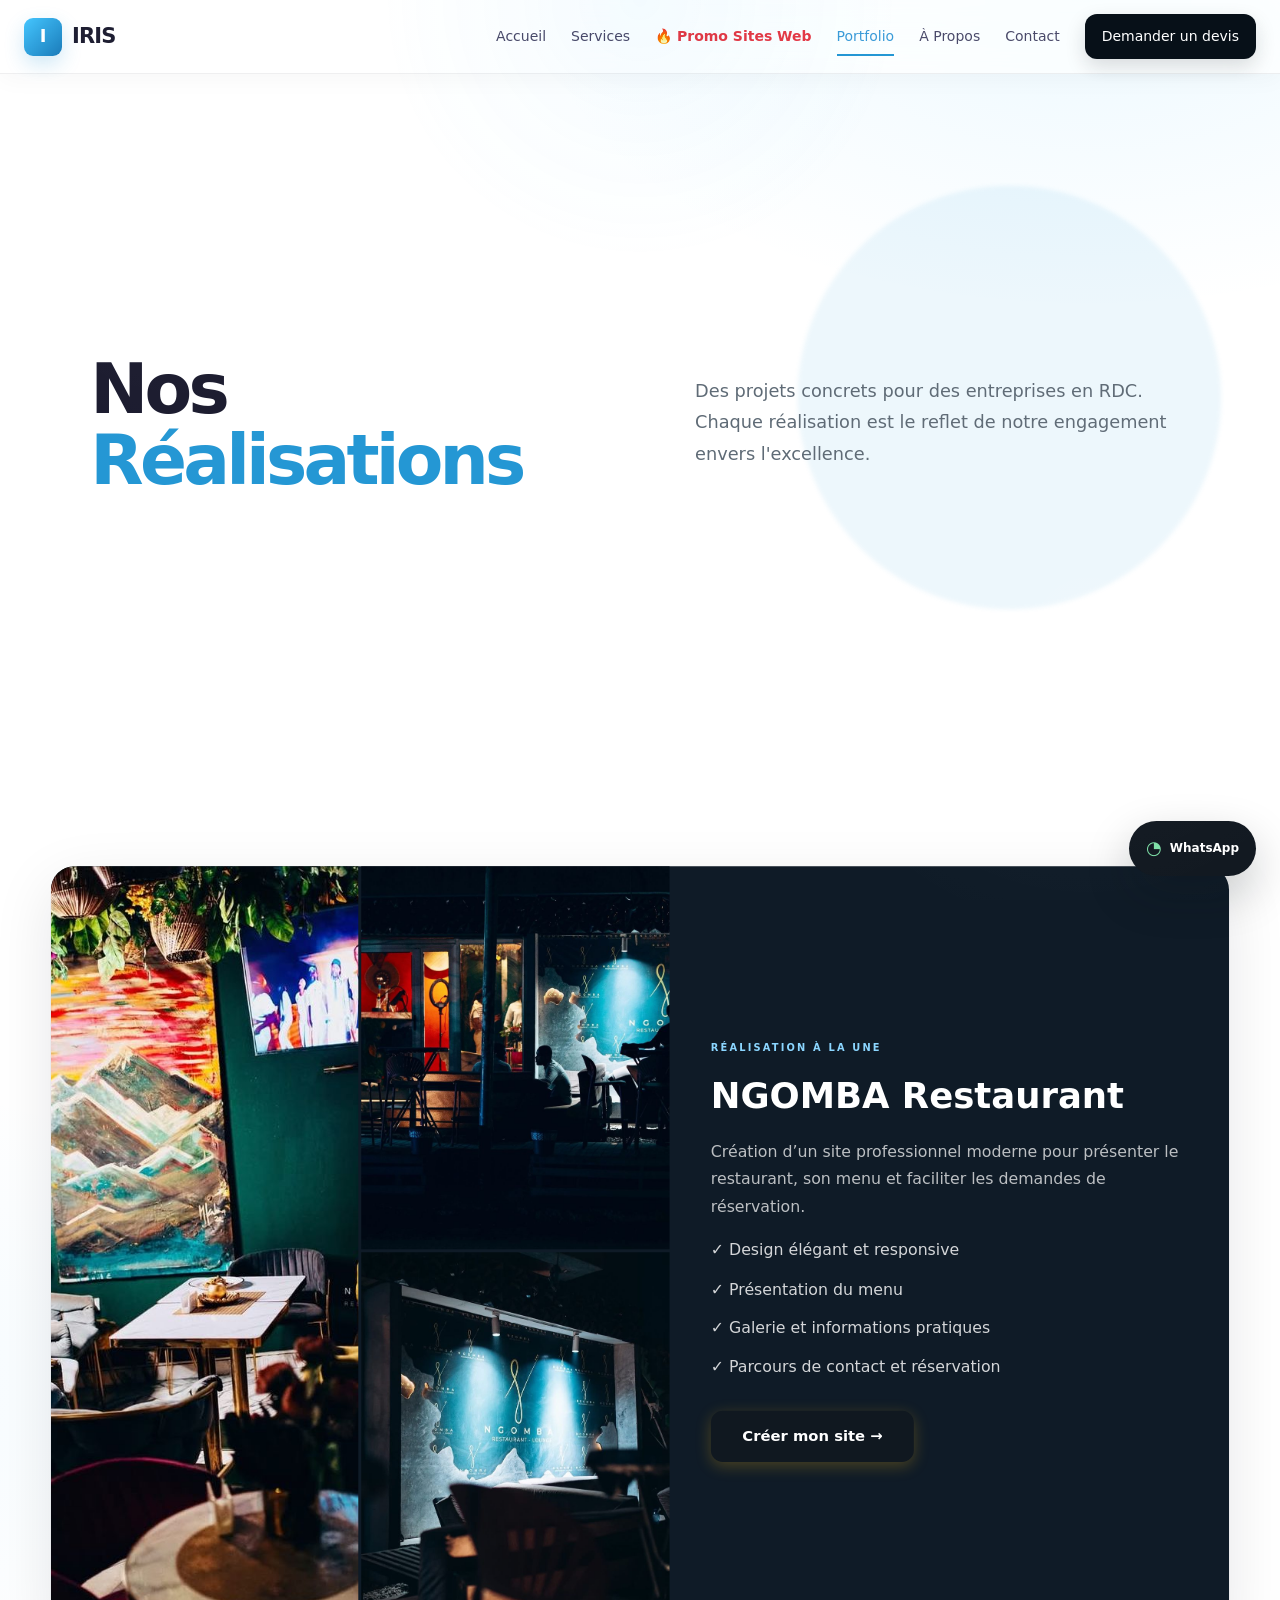
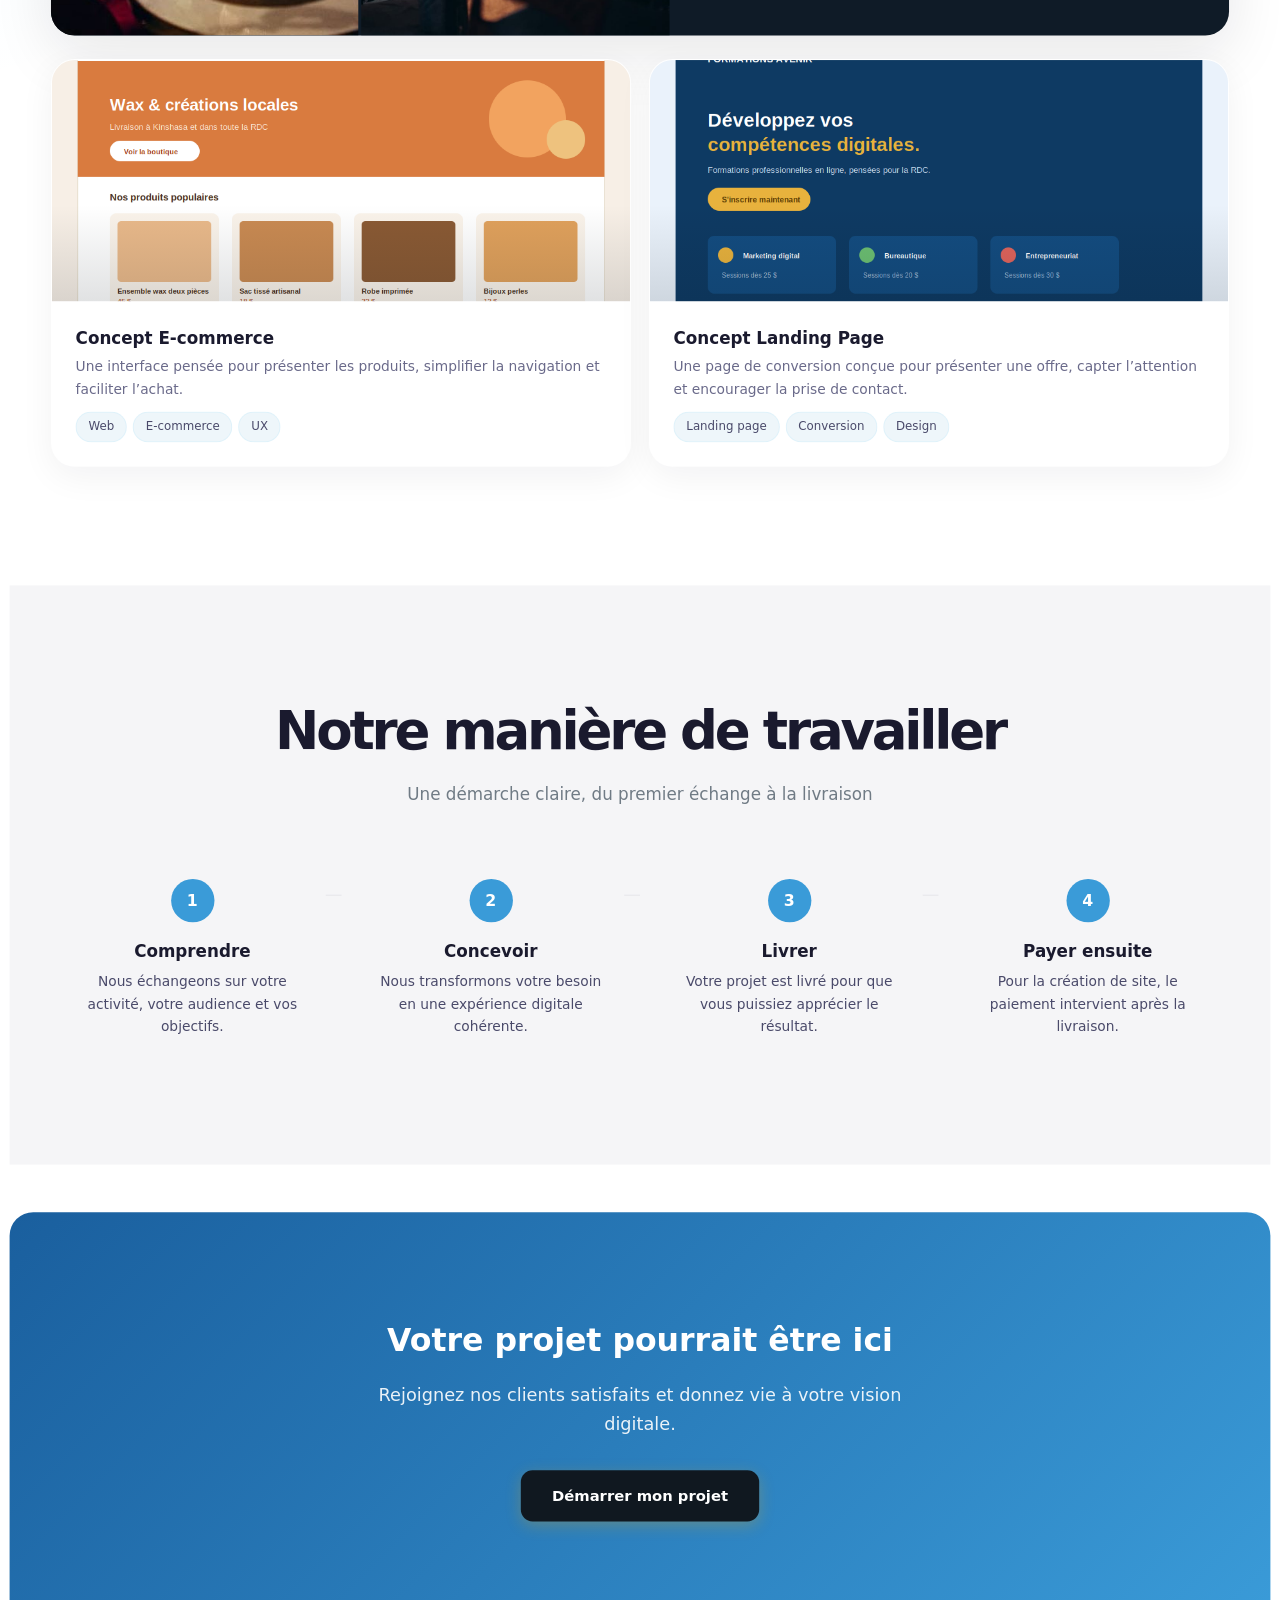
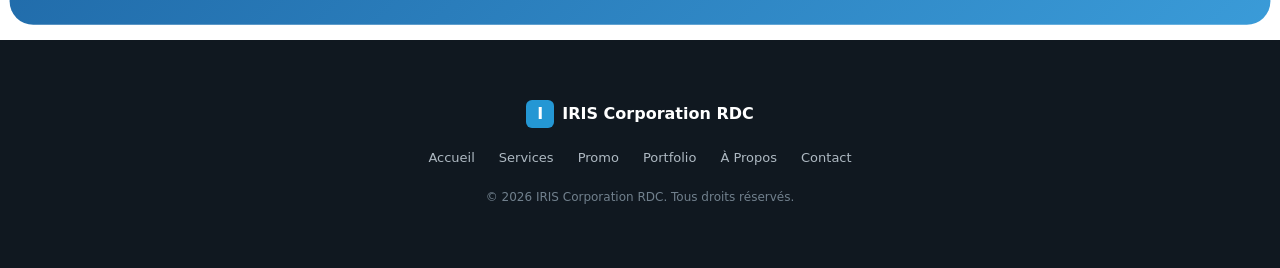
<file: portfolio.html>
<!DOCTYPE html>
<html lang="fr">
<head>
  <meta charset="UTF-8">
  <meta name="viewport" content="width=device-width, initial-scale=1.0">
  <title>Portfolio | IRIS Corporation</title>
  <meta name="description" content="Découvrez nos réalisations pour des entreprises en RDC. Sites web, applications mobiles et solutions digitales en RDC.">
  <link rel="stylesheet" href="style.css">
</head>
<body>
<div class="iris-scroll-progress" aria-hidden="true"></div>

<!-- Navigation -->
<nav class="iris-nav">
  <a href="index.html" class="iris-nav-logo">
    <div class="iris-nav-logo-box"><span>I</span></div>
    <div class="iris-nav-logo-text">IRIS</div>
  </a>
  <div class="iris-nav-links">
    <a href="index.html">Accueil</a>
    <a href="services.html">Services</a>
    <a href="promo.html" style="color: #e63946; font-weight: 600;">🔥 Promo Sites Web</a>
    <a href="portfolio.html" class="active">Portfolio</a>
    <a href="apropos.html">À Propos</a>
    <a href="contact.html">Contact</a>
    <a href="contact.html" class="iris-nav-cta">Demander un devis</a>
  </div>
  <button class="iris-nav-mobile-btn" onclick="toggleMobileMenu()" aria-label="Menu">
    <svg width="24" height="24" viewBox="0 0 24 24" fill="none"><path fill-rule="evenodd" clip-rule="evenodd" d="M4 6h16M4 12h16M4 18h16" stroke="currentColor" stroke-width="2" stroke-linecap="round"/></svg>
  </button>
</nav>

<!-- Mobile Menu -->
<div class="iris-mobile-menu" id="mobileMenu">
  <button class="iris-mobile-menu-close" onclick="toggleMobileMenu()" aria-label="Fermer">
    <svg width="24" height="24" viewBox="0 0 24 24" fill="none"><path d="M18 6L6 18M6 6l12 12" stroke="currentColor" stroke-width="2" stroke-linecap="round"/></svg>
  </button>
  <a href="index.html" onclick="toggleMobileMenu()">Accueil</a>
  <a href="services.html" onclick="toggleMobileMenu()">Services</a>
  <a href="promo.html" onclick="toggleMobileMenu()" style="color: #e63946;">🔥 Promo Sites Web</a>
  <a href="portfolio.html" onclick="toggleMobileMenu()">Portfolio</a>
  <a href="apropos.html" onclick="toggleMobileMenu()">À Propos</a>
  <a href="contact.html" onclick="toggleMobileMenu()">Contact</a>
</div>

<!-- Hero -->
<section class="iris-hero" style="padding-top: 120px;">
  <h1>Nos <span>Réalisations</span></h1>
  <p class="iris-hero-sub">Des projets concrets pour des entreprises en RDC. Chaque réalisation est le reflet de notre engagement envers l'excellence.</p>
</section>

<!-- Portfolio Grid -->
<section class="iris-section">
  <div class="portfolio-feature iris-reveal">
    <div class="portfolio-feature-gallery">
      <img loading="lazy" decoding="async" src="images/ngomba-interieur.jpeg" alt="Intérieur du restaurant NGOMBA">
      <img loading="lazy" decoding="async" src="images/ngomba-facade.jpeg" alt="Terrasse du restaurant NGOMBA de nuit">
      <img loading="lazy" decoding="async" src="images/ngomba-enseigne.jpeg" alt="Enseigne NGOMBA Restaurant - Lounge">
    </div>
    <div class="portfolio-feature-info">
      <span class="section-kicker">RÉALISATION À LA UNE</span>
      <h3>NGOMBA Restaurant</h3>
      <p>Création d’un site professionnel moderne pour présenter le restaurant, son menu et faciliter les demandes de réservation.</p>
      <ul><li>✓ Design élégant et responsive</li><li>✓ Présentation du menu</li><li>✓ Galerie et informations pratiques</li><li>✓ Parcours de contact et réservation</li></ul>
      <a href="contact.html" class="iris-btn-gold" style="align-self:flex-start;">Créer mon site →</a>
    </div>
  </div>

  <div class="iris-portfolio-grid" style="margin-top:24px;">
    <div class="iris-portfolio-card iris-reveal"><div class="iris-portfolio-img"><img loading="lazy" decoding="async" src="images/mockup-ecommerce.png" alt="Concept de site e-commerce"></div><div class="iris-portfolio-info"><h4>Concept E-commerce</h4><p>Une interface pensée pour présenter les produits, simplifier la navigation et faciliter l’achat.</p><div class="iris-portfolio-tags"><span class="iris-tag">Web</span><span class="iris-tag">E-commerce</span><span class="iris-tag">UX</span></div></div></div>
    <div class="iris-portfolio-card iris-reveal"><div class="iris-portfolio-img"><img loading="lazy" decoding="async" src="images/mockup-landing.png" alt="Concept de landing page professionnelle"></div><div class="iris-portfolio-info"><h4>Concept Landing Page</h4><p>Une page de conversion conçue pour présenter une offre, capter l’attention et encourager la prise de contact.</p><div class="iris-portfolio-tags"><span class="iris-tag">Landing page</span><span class="iris-tag">Conversion</span><span class="iris-tag">Design</span></div></div></div>
  </div>
</section>

<!-- Engagement -->
<section class="iris-section" style="background: var(--kimi-color-surface-muted);">
  <h2 class="iris-section-title">Notre manière de travailler</h2>
  <p class="iris-section-sub">Une démarche claire, du premier échange à la livraison</p>
  <div class="iris-process">
    <div class="iris-process-step iris-reveal"><div class="iris-step-num">1</div><h4>Comprendre</h4><p>Nous échangeons sur votre activité, votre audience et vos objectifs.</p></div>
    <div class="iris-process-step iris-reveal"><div class="iris-step-num">2</div><h4>Concevoir</h4><p>Nous transformons votre besoin en une expérience digitale cohérente.</p></div>
    <div class="iris-process-step iris-reveal"><div class="iris-step-num">3</div><h4>Livrer</h4><p>Votre projet est livré pour que vous puissiez apprécier le résultat.</p></div>
    <div class="iris-process-step iris-reveal"><div class="iris-step-num">4</div><h4>Payer ensuite</h4><p>Pour la création de site, le paiement intervient après la livraison.</p></div>
  </div>
</section>

<!-- CTA -->
<section class="iris-section" style="text-align: center; background: linear-gradient(135deg, #1a5f9e 0%, #3A9BD8 100%); color: white; border-radius: 24px; margin: 40px auto; max-width: 1100px;">
  <h2 style="font-size: 32px; font-weight: 600; margin-bottom: 16px;">Votre projet pourrait être ici</h2>
  <p style="font-size: 18px; opacity: 0.9; max-width: 600px; margin: 0 auto 32px;">Rejoignez nos clients satisfaits et donnez vie à votre vision digitale.</p>
  <a href="contact.html" class="iris-btn-gold">Démarrer mon projet</a>
</section>

<a class="whatsapp-float" href="https://wa.me/243962652198" target="_blank" rel="noopener" aria-label="Contacter IRIS sur WhatsApp"><span>◔</span><b>WhatsApp</b></a>

<!-- Footer -->
<footer class="iris-footer">
  <div class="iris-footer-logo">
    <div class="iris-footer-logo-box"><span>I</span></div>
    <div class="iris-footer-logo-text">IRIS Corporation RDC</div>
  </div>
  <div class="iris-footer-links">
    <a href="index.html">Accueil</a>
    <a href="services.html">Services</a>
    <a href="promo.html">Promo</a>
    <a href="portfolio.html">Portfolio</a>
    <a href="apropos.html">À Propos</a>
    <a href="contact.html">Contact</a>
  </div>
  <div class="iris-footer-copy">© 2026 IRIS Corporation RDC. Tous droits réservés.</div>
</footer>

<script>
  function toggleMobileMenu() {
    const menu = document.getElementById('mobileMenu');
    menu.classList.toggle('active');
  }
  const observer = new IntersectionObserver((entries) => {
    entries.forEach(entry => { if (entry.isIntersecting) { entry.target.classList.add('visible'); } });
  }, { threshold: 0.1 });
  document.querySelectorAll('.iris-reveal').forEach(el => observer.observe(el));
</script>


<script>
(function(){
  const root=document.documentElement;
  const progress=document.querySelector('.iris-scroll-progress');
  const nav=document.querySelector('.iris-nav');

  function onScroll(){
    const max=document.documentElement.scrollHeight-window.innerHeight;
    const pct=max>0?(window.scrollY/max)*100:0;
    if(progress) progress.style.width=pct+'%';
    if(nav) nav.classList.toggle('scrolled',window.scrollY>18);
  }
  onScroll();
  window.addEventListener('scroll',onScroll,{passive:true});

  window.addEventListener('pointermove',function(e){
    root.style.setProperty('--mx',e.clientX+'px');
    root.style.setProperty('--my',e.clientY+'px');
  },{passive:true});

  document.querySelectorAll('.iris-service-card,.why-card,.iris-portfolio-card').forEach(function(card){
    card.addEventListener('pointermove',function(e){
      if(window.matchMedia('(max-width: 768px)').matches) return;
      const r=card.getBoundingClientRect();
      const x=(e.clientX-r.left)/r.width-.5;
      const y=(e.clientY-r.top)/r.height-.5;
      card.style.transform='translateY(-8px) perspective(900px) rotateX('+(-y*2.2)+'deg) rotateY('+(x*2.2)+'deg)';
    });
    card.addEventListener('pointerleave',function(){
      card.style.transform='';
    });
  });
})();
</script>


<script>
(()=> {
 const body=document.body;
 const progress=document.createElement('div'); progress.className='iris-progress'; body.appendChild(progress);
 const cursor=document.createElement('div'); cursor.className='iris-cursor'; body.appendChild(cursor);
 const dot=document.createElement('div'); dot.className='iris-cursor-dot'; body.appendChild(dot);
 body.classList.add('iris-ready');

 let mx=innerWidth/2,my=innerHeight/2,cx=mx,cy=my;
 addEventListener('mousemove',e=>{mx=e.clientX;my=e.clientY});
 function tick(){
   cx += (mx-cx)*.16; cy += (my-cy)*.16;
   cursor.style.left=cx+'px'; cursor.style.top=cy+'px';
   dot.style.left=mx+'px'; dot.style.top=my+'px';
   requestAnimationFrame(tick);
 }
 tick();

 function updateProgress(){
   const h=document.documentElement, max=h.scrollHeight-innerHeight;
   progress.style.width=(max>0?(scrollY/max*100):0)+'%';
 }
 addEventListener('scroll',updateProgress,{passive:true}); updateProgress();

 const io=new IntersectionObserver(es=>es.forEach(e=>{
   if(e.isIntersecting){e.target.classList.add('iris-visible');io.unobserve(e.target)}
 }),{threshold:.12});
 document.querySelectorAll('section,article,.card,.service-card,.portfolio-item,.project-card,.feature,.hero-content,.hero-image').forEach((el,i)=>{
   el.classList.add('iris-reveal');
   el.style.transitionDelay=Math.min(i*35,280)+'ms';
   io.observe(el);
 });

 document.querySelectorAll('a,button,[role="button"]').forEach(el=>{
   el.addEventListener('mouseenter',()=>{cursor.style.transform='translate(-50%,-50%) scale(1.65)';cursor.style.borderColor='rgba(255,255,255,.85)'});
   el.addEventListener('mouseleave',()=>{cursor.style.transform='translate(-50%,-50%) scale(1)';cursor.style.borderColor='rgba(255,255,255,.55)'});
 });

 document.querySelectorAll('.iris-magnetic').forEach(el=>{
   el.addEventListener('mousemove',e=>{
     const r=el.getBoundingClientRect(),x=(e.clientX-r.left-r.width/2)/r.width,y=(e.clientY-r.top-r.height/2)/r.height;
     el.style.transform=`translate(${x*10}px,${y*10}px)`;
   });
   el.addEventListener('mouseleave',()=>el.style.transform='');
 });
})();
</script>

</body>
</html>
</file>
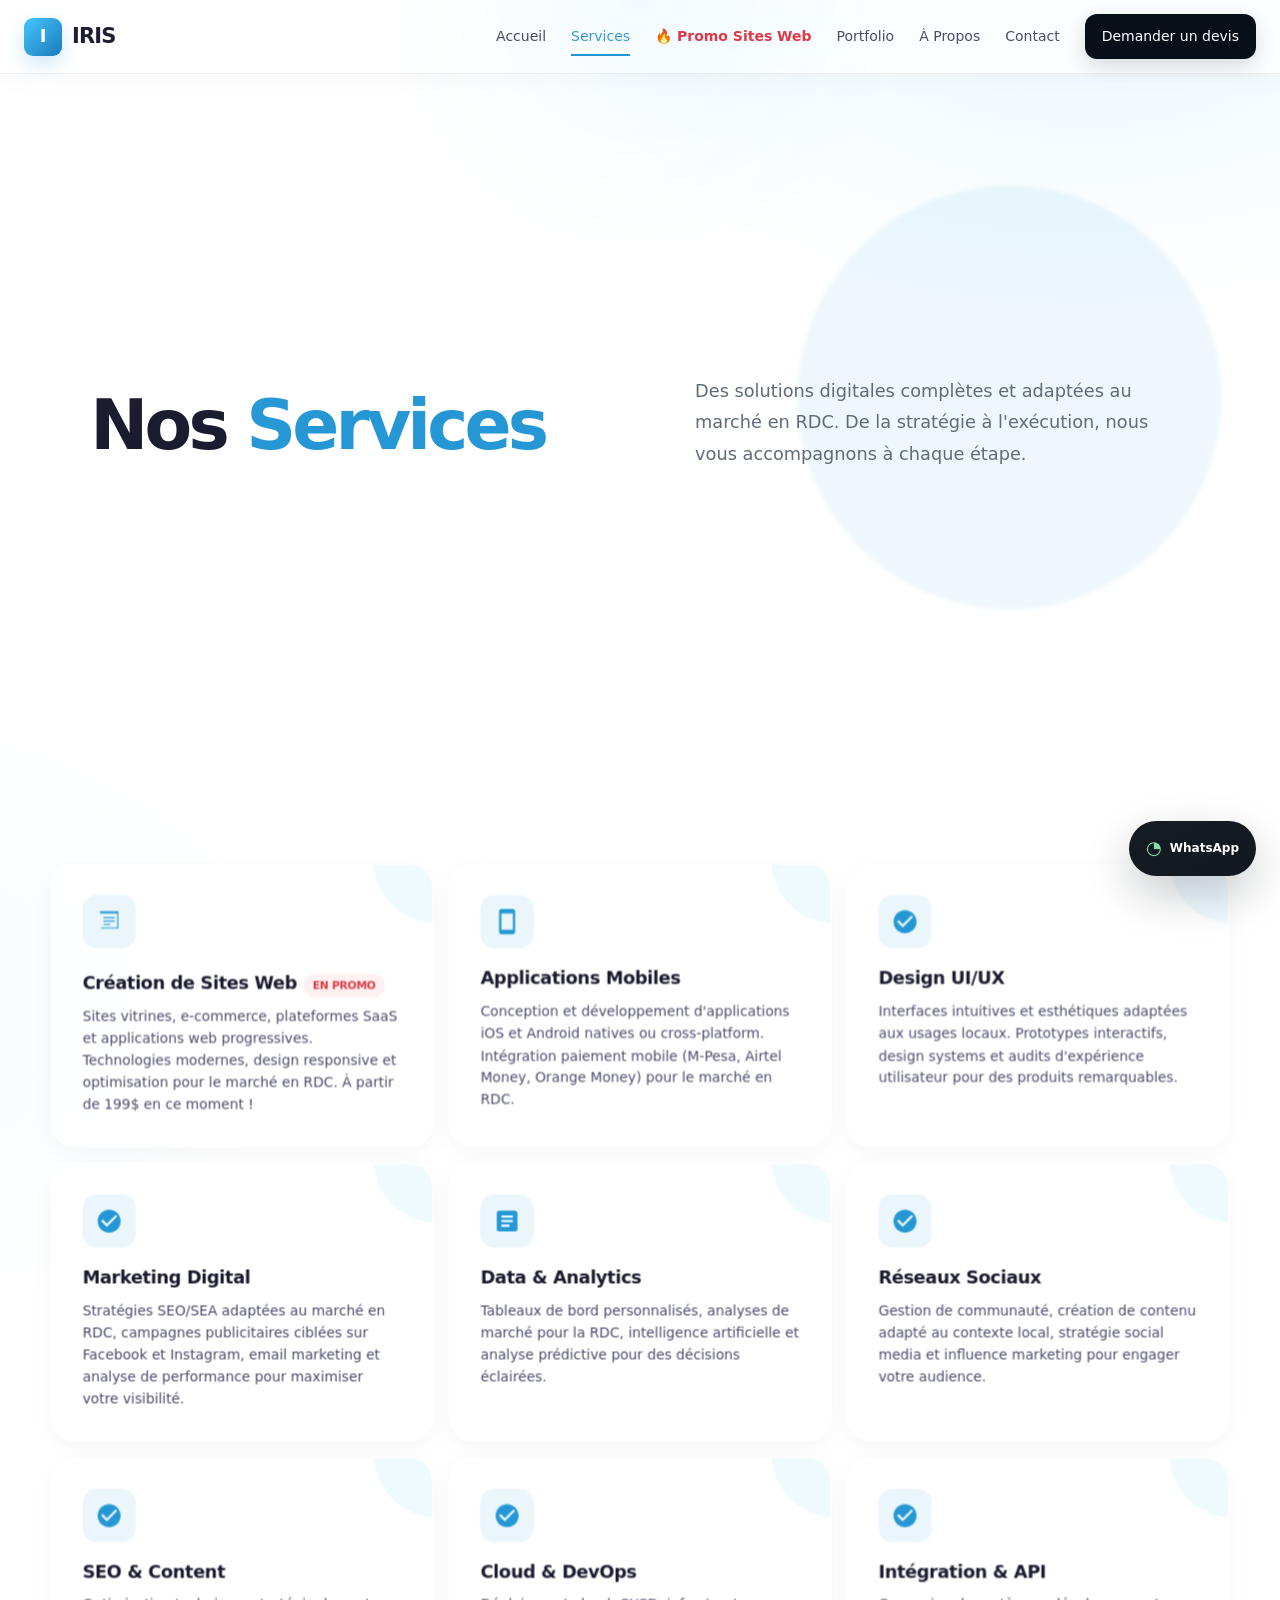
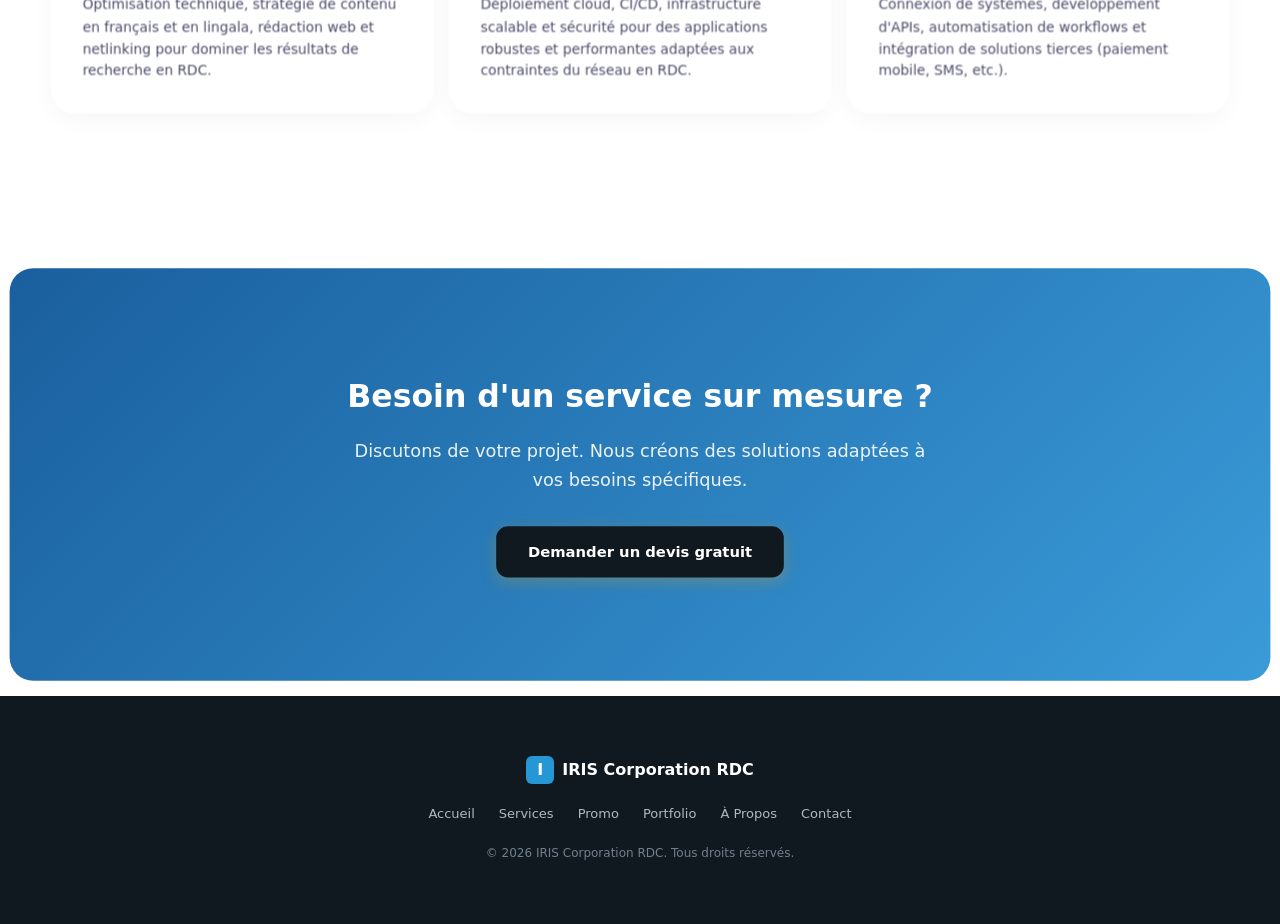
<file: services.html>
<!DOCTYPE html>
<html lang="fr">
<head>
  <meta charset="UTF-8">
  <meta name="viewport" content="width=device-width, initial-scale=1.0">
  <title>Nos Services | IRIS Corporation</title>
  <meta name="description" content="Services digitaux complets en RDC : création de sites web, applications mobiles, marketing digital, design UI/UX à Kinshasa.">
  <link rel="stylesheet" href="style.css">
</head>
<body>
<div class="iris-scroll-progress" aria-hidden="true"></div>

<!-- Navigation -->
<nav class="iris-nav">
  <a href="index.html" class="iris-nav-logo">
    <div class="iris-nav-logo-box"><span>I</span></div>
    <div class="iris-nav-logo-text">IRIS</div>
  </a>
  <div class="iris-nav-links">
    <a href="index.html">Accueil</a>
    <a href="services.html" class="active">Services</a>
    <a href="promo.html" style="color: #e63946; font-weight: 600;">🔥 Promo Sites Web</a>
    <a href="portfolio.html">Portfolio</a>
    <a href="apropos.html">À Propos</a>
    <a href="contact.html">Contact</a>
    <a href="contact.html" class="iris-nav-cta">Demander un devis</a>
  </div>
  <button class="iris-nav-mobile-btn" onclick="toggleMobileMenu()" aria-label="Menu">
    <svg width="24" height="24" viewBox="0 0 24 24" fill="none"><path fill-rule="evenodd" clip-rule="evenodd" d="M4 6h16M4 12h16M4 18h16" stroke="currentColor" stroke-width="2" stroke-linecap="round"/></svg>
  </button>
</nav>

<!-- Mobile Menu -->
<div class="iris-mobile-menu" id="mobileMenu">
  <button class="iris-mobile-menu-close" onclick="toggleMobileMenu()" aria-label="Fermer">
    <svg width="24" height="24" viewBox="0 0 24 24" fill="none"><path d="M18 6L6 18M6 6l12 12" stroke="currentColor" stroke-width="2" stroke-linecap="round"/></svg>
  </button>
  <a href="index.html" onclick="toggleMobileMenu()">Accueil</a>
  <a href="services.html" onclick="toggleMobileMenu()">Services</a>
  <a href="promo.html" onclick="toggleMobileMenu()" style="color: #e63946;">🔥 Promo Sites Web</a>
  <a href="portfolio.html" onclick="toggleMobileMenu()">Portfolio</a>
  <a href="apropos.html" onclick="toggleMobileMenu()">À Propos</a>
  <a href="contact.html" onclick="toggleMobileMenu()">Contact</a>
</div>

<!-- Hero -->
<section class="iris-hero" style="padding-top: 120px;">
  <h1>Nos <span>Services</span></h1>
  <p class="iris-hero-sub">Des solutions digitales complètes et adaptées au marché en RDC. De la stratégie à l'exécution, nous vous accompagnons à chaque étape.</p>
</section>

<!-- Services Grid -->
<section class="iris-section">
  <div class="iris-services-grid">
    <div class="iris-service-card iris-reveal">
      <div class="iris-service-icon"><svg width="28" height="28" viewBox="0 0 24 24" fill="none"><path d="M4 3h16v15H5v-13H4zm1 2v12h14V5H5z" fill="currentColor"/><path d="M7 8h10v1H7zm0 3h10v1H7zm0 3h6v1H7z" fill="currentColor"/></svg></div>
      <h3>Création de Sites Web <span class="promo-tag">EN PROMO</span></h3>
      <p>Sites vitrines, e-commerce, plateformes SaaS et applications web progressives. Technologies modernes, design responsive et optimisation pour le marché en RDC. À partir de 199$ en ce moment !</p>
    </div>
    <div class="iris-service-card iris-reveal">
      <div class="iris-service-icon"><svg width="28" height="28" viewBox="0 0 24 24" fill="none"><path d="M17 1.01L7 1c-1.1 0-2 .9-2 2v18c0 1.1.9 2 2 2h10c1.1 0 2-.9 2-2V3c0-1.1-.9-1.99-2-1.99zM17 19H7V5h10v14z" fill="currentColor"/></svg></div>
      <h3>Applications Mobiles</h3>
      <p>Conception et développement d'applications iOS et Android natives ou cross-platform. Intégration paiement mobile (M-Pesa, Airtel Money, Orange Money) pour le marché en RDC.</p>
    </div>
    <div class="iris-service-card iris-reveal">
      <div class="iris-service-icon"><svg width="28" height="28" viewBox="0 0 24 24" fill="none"><path d="M12 2C6.48 2 2 6.48 2 12s4.48 10 10 10 10-4.48 10-10S17.52 2 12 2zm-2 15l-5-5 1.41-1.41L10 14.17l7.59-7.59L19 8l-9 9z" fill="currentColor"/></svg></div>
      <h3>Design UI/UX</h3>
      <p>Interfaces intuitives et esthétiques adaptées aux usages locaux. Prototypes interactifs, design systems et audits d'expérience utilisateur pour des produits remarquables.</p>
    </div>
    <div class="iris-service-card iris-reveal">
      <div class="iris-service-icon"><svg width="28" height="28" viewBox="0 0 24 24" fill="none"><path d="M12 2C6.48 2 2 6.48 2 12s4.48 10 10 10 10-4.48 10-10S17.52 2 12 2zm-2 15l-5-5 1.41-1.41L10 14.17l7.59-7.59L19 8l-9 9z" fill="currentColor"/></svg></div>
      <h3>Marketing Digital</h3>
      <p>Stratégies SEO/SEA adaptées au marché en RDC, campagnes publicitaires ciblées sur Facebook et Instagram, email marketing et analyse de performance pour maximiser votre visibilité.</p>
    </div>
    <div class="iris-service-card iris-reveal">
      <div class="iris-service-icon"><svg width="28" height="28" viewBox="0 0 24 24" fill="none"><path d="M19 3H5c-1.1 0-2 .9-2 2v14c0 1.1.9 2 2 2h14c1.1 0 2-.9 2-2V5c0-1.1-.9-2-2-2zm-5 14H7v-2h7v2zm3-4H7v-2h10v2zm0-4H7V7h10v2z" fill="currentColor"/></svg></div>
      <h3>Data & Analytics</h3>
      <p>Tableaux de bord personnalisés, analyses de marché pour la RDC, intelligence artificielle et analyse prédictive pour des décisions éclairées.</p>
    </div>
    <div class="iris-service-card iris-reveal">
      <div class="iris-service-icon"><svg width="28" height="28" viewBox="0 0 24 24" fill="none"><path d="M12 2C6.48 2 2 6.48 2 12s4.48 10 10 10 10-4.48 10-10S17.52 2 12 2zm-2 15l-5-5 1.41-1.41L10 14.17l7.59-7.59L19 8l-9 9z" fill="currentColor"/></svg></div>
      <h3>Réseaux Sociaux</h3>
      <p>Gestion de communauté, création de contenu adapté au contexte local, stratégie social media et influence marketing pour engager votre audience.</p>
    </div>
    <div class="iris-service-card iris-reveal">
      <div class="iris-service-icon"><svg width="28" height="28" viewBox="0 0 24 24" fill="none"><path d="M12 2C6.48 2 2 6.48 2 12s4.48 10 10 10 10-4.48 10-10S17.52 2 12 2zm-2 15l-5-5 1.41-1.41L10 14.17l7.59-7.59L19 8l-9 9z" fill="currentColor"/></svg></div>
      <h3>SEO & Content</h3>
      <p>Optimisation technique, stratégie de contenu en français et en lingala, rédaction web et netlinking pour dominer les résultats de recherche en RDC.</p>
    </div>
    <div class="iris-service-card iris-reveal">
      <div class="iris-service-icon"><svg width="28" height="28" viewBox="0 0 24 24" fill="none"><path d="M12 2C6.48 2 2 6.48 2 12s4.48 10 10 10 10-4.48 10-10S17.52 2 12 2zm-2 15l-5-5 1.41-1.41L10 14.17l7.59-7.59L19 8l-9 9z" fill="currentColor"/></svg></div>
      <h3>Cloud & DevOps</h3>
      <p>Déploiement cloud, CI/CD, infrastructure scalable et sécurité pour des applications robustes et performantes adaptées aux contraintes du réseau en RDC.</p>
    </div>
    <div class="iris-service-card iris-reveal">
      <div class="iris-service-icon"><svg width="28" height="28" viewBox="0 0 24 24" fill="none"><path d="M12 2C6.48 2 2 6.48 2 12s4.48 10 10 10 10-4.48 10-10S17.52 2 12 2zm-2 15l-5-5 1.41-1.41L10 14.17l7.59-7.59L19 8l-9 9z" fill="currentColor"/></svg></div>
      <h3>Intégration & API</h3>
      <p>Connexion de systèmes, développement d'APIs, automatisation de workflows et intégration de solutions tierces (paiement mobile, SMS, etc.).</p>
    </div>
  </div>
</section>

<!-- CTA -->
<section class="iris-section" style="text-align: center; background: linear-gradient(135deg, #1a5f9e 0%, #3A9BD8 100%); color: white; border-radius: 24px; margin: 40px auto; max-width: 1100px;">
  <h2 style="font-size: 32px; font-weight: 600; margin-bottom: 16px;">Besoin d'un service sur mesure ?</h2>
  <p style="font-size: 18px; opacity: 0.9; max-width: 600px; margin: 0 auto 32px;">Discutons de votre projet. Nous créons des solutions adaptées à vos besoins spécifiques.</p>
  <a href="contact.html" class="iris-btn-gold">Demander un devis gratuit</a>
</section>

<a class="whatsapp-float" href="https://wa.me/243962652198" target="_blank" rel="noopener" aria-label="Contacter IRIS sur WhatsApp"><span>◔</span><b>WhatsApp</b></a>

<!-- Footer -->
<footer class="iris-footer">
  <div class="iris-footer-logo">
    <div class="iris-footer-logo-box"><span>I</span></div>
    <div class="iris-footer-logo-text">IRIS Corporation RDC</div>
  </div>
  <div class="iris-footer-links">
    <a href="index.html">Accueil</a>
    <a href="services.html">Services</a>
    <a href="promo.html">Promo</a>
    <a href="portfolio.html">Portfolio</a>
    <a href="apropos.html">À Propos</a>
    <a href="contact.html">Contact</a>
  </div>
  <div class="iris-footer-copy">© 2026 IRIS Corporation RDC. Tous droits réservés.</div>
</footer>

<script>
  function toggleMobileMenu() {
    const menu = document.getElementById('mobileMenu');
    menu.classList.toggle('active');
  }
  const observer = new IntersectionObserver((entries) => {
    entries.forEach(entry => { if (entry.isIntersecting) { entry.target.classList.add('visible'); } });
  }, { threshold: 0.1 });
  document.querySelectorAll('.iris-reveal').forEach(el => observer.observe(el));
</script>


<script>
(function(){
  const root=document.documentElement;
  const progress=document.querySelector('.iris-scroll-progress');
  const nav=document.querySelector('.iris-nav');

  function onScroll(){
    const max=document.documentElement.scrollHeight-window.innerHeight;
    const pct=max>0?(window.scrollY/max)*100:0;
    if(progress) progress.style.width=pct+'%';
    if(nav) nav.classList.toggle('scrolled',window.scrollY>18);
  }
  onScroll();
  window.addEventListener('scroll',onScroll,{passive:true});

  window.addEventListener('pointermove',function(e){
    root.style.setProperty('--mx',e.clientX+'px');
    root.style.setProperty('--my',e.clientY+'px');
  },{passive:true});

  document.querySelectorAll('.iris-service-card,.why-card,.iris-portfolio-card').forEach(function(card){
    card.addEventListener('pointermove',function(e){
      if(window.matchMedia('(max-width: 768px)').matches) return;
      const r=card.getBoundingClientRect();
      const x=(e.clientX-r.left)/r.width-.5;
      const y=(e.clientY-r.top)/r.height-.5;
      card.style.transform='translateY(-8px) perspective(900px) rotateX('+(-y*2.2)+'deg) rotateY('+(x*2.2)+'deg)';
    });
    card.addEventListener('pointerleave',function(){
      card.style.transform='';
    });
  });
})();
</script>


<script>
(()=> {
 const body=document.body;
 const progress=document.createElement('div'); progress.className='iris-progress'; body.appendChild(progress);
 const cursor=document.createElement('div'); cursor.className='iris-cursor'; body.appendChild(cursor);
 const dot=document.createElement('div'); dot.className='iris-cursor-dot'; body.appendChild(dot);
 body.classList.add('iris-ready');

 let mx=innerWidth/2,my=innerHeight/2,cx=mx,cy=my;
 addEventListener('mousemove',e=>{mx=e.clientX;my=e.clientY});
 function tick(){
   cx += (mx-cx)*.16; cy += (my-cy)*.16;
   cursor.style.left=cx+'px'; cursor.style.top=cy+'px';
   dot.style.left=mx+'px'; dot.style.top=my+'px';
   requestAnimationFrame(tick);
 }
 tick();

 function updateProgress(){
   const h=document.documentElement, max=h.scrollHeight-innerHeight;
   progress.style.width=(max>0?(scrollY/max*100):0)+'%';
 }
 addEventListener('scroll',updateProgress,{passive:true}); updateProgress();

 const io=new IntersectionObserver(es=>es.forEach(e=>{
   if(e.isIntersecting){e.target.classList.add('iris-visible');io.unobserve(e.target)}
 }),{threshold:.12});
 document.querySelectorAll('section,article,.card,.service-card,.portfolio-item,.project-card,.feature,.hero-content,.hero-image').forEach((el,i)=>{
   el.classList.add('iris-reveal');
   el.style.transitionDelay=Math.min(i*35,280)+'ms';
   io.observe(el);
 });

 document.querySelectorAll('a,button,[role="button"]').forEach(el=>{
   el.addEventListener('mouseenter',()=>{cursor.style.transform='translate(-50%,-50%) scale(1.65)';cursor.style.borderColor='rgba(255,255,255,.85)'});
   el.addEventListener('mouseleave',()=>{cursor.style.transform='translate(-50%,-50%) scale(1)';cursor.style.borderColor='rgba(255,255,255,.55)'});
 });

 document.querySelectorAll('.iris-magnetic').forEach(el=>{
   el.addEventListener('mousemove',e=>{
     const r=el.getBoundingClientRect(),x=(e.clientX-r.left-r.width/2)/r.width,y=(e.clientY-r.top-r.height/2)/r.height;
     el.style.transform=`translate(${x*10}px,${y*10}px)`;
   });
   el.addEventListener('mouseleave',()=>el.style.transform='');
 });
})();
</script>

</body>
</html>
</file>
<file: style.css>
:root {
  --kimi-font-sans: 'Segoe UI', system-ui, -apple-system, sans-serif;
  --kimi-color-text-primary: #1a1a2e;
  --kimi-color-text-secondary: #4a4a6a;
  --kimi-color-text-tertiary: #6a6a8a;
  --kimi-color-text-quaternary: #9a9aaa;
  --kimi-color-surface: #ffffff;
  --kimi-color-surface-muted: #f5f5f7;
  --kimi-color-border: #e5e5ea;
  --kimi-color-positive: #22c55e;
  --t-fast: 200ms;
  --ease-out: cubic-bezier(0.16, 1, 0.3, 1);
  --accent-gold: #d4a017;
  --accent-red: #e63946;
  --promo-bg: linear-gradient(135deg, #3A9BD8 0%, #1a5f9e 100%);
}

* { box-sizing: border-box; margin: 0; padding: 0; }
body { font-family: var(--kimi-font-sans); background: var(--kimi-color-surface); color: var(--kimi-color-text-primary); line-height: 1.6; }
button, input, select, textarea { font: inherit; }

/* Navigation */
.iris-nav { position: fixed; top: 0; left: 0; right: 0; z-index: 100; display: flex; align-items: center; justify-content: space-between; padding: 12px 24px; border-bottom: 1px solid var(--kimi-color-border); background: rgba(255,255,255,0.95); backdrop-filter: blur(8px); }
.iris-nav-logo { display: flex; align-items: center; gap: 8px; cursor: pointer; text-decoration: none; }
.iris-nav-logo-box { width: 32px; height: 32px; background: #3A9BD8; border-radius: 6px; display: flex; align-items: center; justify-content: center; }
.iris-nav-logo-box span { color: white; font-weight: 700; font-size: 18px; }
.iris-nav-logo-text { font-size: 18px; font-weight: 700; color: var(--kimi-color-text-primary); letter-spacing: 1px; }
.iris-nav-logo-text span { font-weight: 400; font-size: 14px; color: var(--kimi-color-text-secondary); }
.iris-nav-links { display: flex; gap: 32px; align-items: center; }
.iris-nav-links a { text-decoration: none; color: var(--kimi-color-text-secondary); font-size: 14px; font-weight: 500; transition: color var(--t-fast) var(--ease-out); cursor: pointer; }
.iris-nav-links a:hover, .iris-nav-links a.active { color: #3A9BD8; }
.iris-nav-cta { background: #3A9BD8; color: white; border: none; padding: 8px 20px; border-radius: 8px; font-size: 14px; font-weight: 500; cursor: pointer; transition: opacity var(--t-fast) var(--ease-out); text-decoration: none; display: inline-block; }
.iris-nav-cta:hover { opacity: 0.85; }
.iris-nav-promo { background: var(--accent-red); }
.iris-nav-mobile-btn { display: none; background: none; border: none; cursor: pointer; color: var(--kimi-color-text-primary); }

/* Promo Banner */
.promo-banner-top { background: linear-gradient(90deg, #e63946, #d4a017); color: white; text-align: center; padding: 10px 24px; font-size: 14px; font-weight: 500; position: fixed; top: 57px; left: 0; right: 0; z-index: 99; }
.promo-banner-top a { color: white; text-decoration: underline; font-weight: 700; }
.promo-banner-top .close-promo { position: absolute; right: 16px; top: 50%; transform: translateY(-50%); background: none; border: none; color: white; cursor: pointer; font-size: 18px; }

/* Hero */
.iris-hero { padding: 140px 24px 80px; text-align: center; max-width: 900px; margin: 0 auto; }
.iris-hero h1 { font-size: 46px; font-weight: 600; color: var(--kimi-color-text-primary); line-height: 1.1; margin-bottom: 16px; letter-spacing: 0.5px; }
.iris-hero h1 span { color: #3A9BD8; }
.iris-hero-sub { font-size: 18px; color: var(--kimi-color-text-secondary); line-height: 1.6; margin-bottom: 32px; max-width: 600px; margin-left: auto; margin-right: auto; }
.iris-hero-btns { display: flex; gap: 12px; justify-content: center; flex-wrap: wrap; }
.iris-btn-primary { background: #3A9BD8; color: white; border: none; padding: 14px 32px; border-radius: 10px; font-size: 15px; font-weight: 500; cursor: pointer; display: inline-flex; align-items: center; gap: 8px; transition: opacity var(--t-fast) var(--ease-out); text-decoration: none; }
.iris-btn-primary:hover { opacity: 0.85; }
.iris-btn-secondary { background: transparent; color: var(--kimi-color-text-primary); border: 1px solid var(--kimi-color-border); padding: 14px 32px; border-radius: 10px; font-size: 15px; font-weight: 500; cursor: pointer; display: inline-flex; align-items: center; gap: 8px; transition: background var(--t-fast) var(--ease-out); text-decoration: none; }
.iris-btn-secondary:hover { background: var(--kimi-color-surface-muted); }
.iris-btn-gold { background: var(--accent-gold); color: white; border: none; padding: 14px 32px; border-radius: 10px; font-size: 15px; font-weight: 600; cursor: pointer; display: inline-flex; align-items: center; gap: 8px; transition: opacity var(--t-fast) var(--ease-out); text-decoration: none; box-shadow: 0 4px 15px rgba(212,160,23,0.3); }
.iris-btn-gold:hover { opacity: 0.9; transform: translateY(-2px); }

/* Promo Section */
.promo-hero { background: var(--promo-bg); color: white; padding: 100px 24px 80px; text-align: center; position: relative; overflow: hidden; }
.promo-hero::before { content: ''; position: absolute; top: -50%; right: -20%; width: 600px; height: 600px; background: rgba(255,255,255,0.05); border-radius: 50%; }
.promo-hero::after { content: ''; position: absolute; bottom: -30%; left: -10%; width: 400px; height: 400px; background: rgba(255,255,255,0.03); border-radius: 50%; }
.promo-hero h1 { font-size: 48px; font-weight: 700; margin-bottom: 16px; position: relative; z-index: 1; }
.promo-hero .promo-badge { display: inline-block; background: var(--accent-gold); color: white; padding: 8px 20px; border-radius: 20px; font-size: 14px; font-weight: 600; margin-bottom: 20px; position: relative; z-index: 1; }
.promo-hero p { font-size: 20px; opacity: 0.95; max-width: 600px; margin: 0 auto 32px; position: relative; z-index: 1; }
.promo-hero .promo-price { font-size: 56px; font-weight: 700; margin: 20px 0; position: relative; z-index: 1; }
.promo-hero .promo-price .old { font-size: 28px; text-decoration: line-through; opacity: 0.6; margin-right: 16px; }
.promo-hero .promo-price .new { color: #ffd700; }

/* Stats */
.iris-stats { display: flex; justify-content: center; gap: 48px; padding: 40px 24px; border-top: 1px solid var(--kimi-color-border); border-bottom: 1px solid var(--kimi-color-border); flex-wrap: wrap; background: var(--kimi-color-surface-muted); }
.iris-stat { text-align: center; }
.iris-stat-num { font-size: 36px; font-weight: 700; color: #3A9BD8; font-variant-numeric: tabular-nums; }
.iris-stat-label { font-size: 14px; color: var(--kimi-color-text-tertiary); margin-top: 4px; }

/* Sections */
.iris-section { padding: 80px 24px; max-width: 1100px; margin: 0 auto; }
.iris-section-title { font-size: 32px; font-weight: 600; color: var(--kimi-color-text-primary); text-align: center; margin-bottom: 8px; }
.iris-section-sub { font-size: 16px; color: var(--kimi-color-text-secondary); text-align: center; margin-bottom: 48px; }

/* New Address */
.iris-address-section { max-width: 1100px; margin: 20px auto 40px; padding: 0 24px; }
.iris-address-card { display: grid; grid-template-columns: 0.95fr 1.05fr; align-items: stretch; overflow: hidden; border: 1px solid var(--kimi-color-border); border-radius: 24px; background: linear-gradient(135deg, #f7fbff 0%, #ffffff 100%); box-shadow: 0 16px 50px rgba(0,0,0,0.07); }
.iris-address-content { padding: 48px; display: flex; flex-direction: column; justify-content: center; }
.iris-address-badge { display: inline-flex; width: fit-content; background: rgba(58,155,216,0.1); color: #1a5f9e; padding: 7px 14px; border-radius: 999px; font-size: 11px; font-weight: 700; letter-spacing: .5px; margin-bottom: 16px; }
.iris-address-content h2 { font-size: 34px; line-height: 1.15; font-weight: 650; margin-bottom: 14px; color: var(--kimi-color-text-primary); }
.iris-address-content > p { font-size: 16px; line-height: 1.7; color: var(--kimi-color-text-secondary); margin-bottom: 22px; }
.iris-address-location { display: flex; flex-direction: column; gap: 5px; padding: 16px 18px; margin-bottom: 24px; border-left: 3px solid #3A9BD8; background: white; border-radius: 0 10px 10px 0; }
.iris-address-location strong { font-size: 15px; color: var(--kimi-color-text-primary); }
.iris-address-location span { font-size: 14px; line-height: 1.5; color: var(--kimi-color-text-secondary); }
.iris-address-image { min-height: 520px; background: #eee; }
.iris-address-image img { width: 100%; height: 100%; display: block; object-fit: cover; object-position: center; }

/* Services */
.iris-services-grid { display: grid; grid-template-columns: repeat(auto-fit, minmax(280px, 1fr)); gap: 20px; }
.iris-service-card { border: 1px solid var(--kimi-color-border); border-radius: 14px; padding: 28px; transition: all var(--t-fast) var(--ease-out); cursor: pointer; background: white; }
.iris-service-card:hover { border-color: #3A9BD8; transform: translateY(-4px); box-shadow: 0 12px 40px rgba(58,155,216,0.1); }
.iris-service-icon { width: 52px; height: 52px; border-radius: 12px; background: rgba(58,155,216,0.1); display: flex; align-items: center; justify-content: center; margin-bottom: 16px; color: #3A9BD8; }
.iris-service-card h3 { font-size: 18px; font-weight: 600; color: var(--kimi-color-text-primary); margin-bottom: 8px; }
.iris-service-card p { font-size: 14px; color: var(--kimi-color-text-secondary); line-height: 1.6; }
.iris-service-card .promo-tag { display: inline-block; background: var(--accent-red); color: white; font-size: 11px; padding: 3px 10px; border-radius: 4px; margin-top: 10px; font-weight: 600; }

/* Portfolio */
.iris-portfolio-grid { display: grid; grid-template-columns: repeat(auto-fit, minmax(300px, 1fr)); gap: 20px; }
.iris-portfolio-card { border: 1px solid var(--kimi-color-border); border-radius: 14px; overflow: hidden; transition: all var(--t-fast) var(--ease-out); cursor: pointer; background: white; }
.iris-portfolio-card:hover { border-color: #3A9BD8; box-shadow: 0 12px 40px rgba(0,0,0,0.08); }
.iris-portfolio-img { width: 100%; height: 200px; background: var(--kimi-color-surface-muted); display: flex; align-items: center; justify-content: center; color: var(--kimi-color-text-quaternary); font-size: 14px; overflow: hidden; }
.iris-portfolio-img img { width: 100%; height: 100%; object-fit: cover; }
.iris-portfolio-info { padding: 20px; }
.iris-portfolio-info h4 { font-size: 17px; font-weight: 600; color: var(--kimi-color-text-primary); margin-bottom: 4px; }
.iris-portfolio-info p { font-size: 14px; color: var(--kimi-color-text-tertiary); }
.iris-portfolio-tags { display: flex; gap: 6px; margin-top: 12px; flex-wrap: wrap; }
.iris-tag { font-size: 12px; padding: 5px 12px; border-radius: 6px; background: var(--kimi-color-surface-muted); color: var(--kimi-color-text-secondary); }

/* Process */
.iris-process { display: flex; justify-content: space-between; gap: 16px; flex-wrap: wrap; }
.iris-process-step { flex: 1; min-width: 200px; text-align: center; padding: 24px; position: relative; }
.iris-process-step::after { content: ""; position: absolute; top: 40px; right: -8px; width: 16px; height: 1px; background: var(--kimi-color-border); }
.iris-process-step:last-child::after { display: none; }
.iris-step-num { width: 44px; height: 44px; border-radius: 50%; background: #3A9BD8; color: white; display: flex; align-items: center; justify-content: center; font-size: 16px; font-weight: 600; margin: 0 auto 16px; }
.iris-process-step h4 { font-size: 17px; font-weight: 600; color: var(--kimi-color-text-primary); margin-bottom: 6px; }
.iris-process-step p { font-size: 14px; color: var(--kimi-color-text-secondary); }

/* Testimonials */
.iris-testimonials { display: grid; grid-template-columns: repeat(auto-fit, minmax(300px, 1fr)); gap: 20px; }
.iris-testimonial { border: 1px solid var(--kimi-color-border); border-radius: 14px; padding: 28px; background: white; }
.iris-testimonial-stars { display: flex; gap: 4px; margin-bottom: 12px; color: #d4a017; }
.iris-testimonial-text { font-size: 15px; color: var(--kimi-color-text-primary); line-height: 1.6; margin-bottom: 20px; font-style: italic; }
.iris-testimonial-author { display: flex; align-items: center; gap: 12px; }
.iris-testimonial-avatar { width: 44px; height: 44px; border-radius: 50%; background: var(--kimi-color-surface-muted); display: flex; align-items: center; justify-content: center; color: var(--kimi-color-text-secondary); font-size: 14px; font-weight: 600; }
.iris-testimonial-name { font-size: 14px; font-weight: 600; color: var(--kimi-color-text-primary); }
.iris-testimonial-role { font-size: 12px; color: var(--kimi-color-text-tertiary); }

/* Contact */
.iris-contact-grid { display: grid; grid-template-columns: 1fr 1fr; gap: 48px; align-items: start; }
.iris-contact-info h3 { font-size: 24px; font-weight: 600; color: var(--kimi-color-text-primary); margin-bottom: 16px; }
.iris-contact-info p { font-size: 15px; color: var(--kimi-color-text-secondary); line-height: 1.6; margin-bottom: 24px; }
.iris-contact-item { display: flex; align-items: center; gap: 12px; margin-bottom: 16px; color: var(--kimi-color-text-secondary); font-size: 14px; }
.iris-contact-item svg { color: #3A9BD8; flex-shrink: 0; }
.iris-contact-form { display: flex; flex-direction: column; gap: 16px; }
.iris-form-row { display: grid; grid-template-columns: 1fr 1fr; gap: 16px; }
.iris-form-input { width: 100%; padding: 14px 18px; border: 1px solid var(--kimi-color-border); border-radius: 10px; font-size: 14px; color: var(--kimi-color-text-primary); background: transparent; outline: none; transition: border-color var(--t-fast) var(--ease-out); }
.iris-form-input:focus { border-color: #3A9BD8; }
.iris-form-input::placeholder { color: var(--kimi-color-text-quaternary); }
.iris-form-textarea { min-height: 140px; resize: vertical; }
.iris-form-submit { background: #3A9BD8; color: white; border: none; padding: 14px 32px; border-radius: 10px; font-size: 15px; font-weight: 600; cursor: pointer; transition: opacity var(--t-fast) var(--ease-out); align-self: flex-start; }
.iris-form-submit:hover { opacity: 0.85; }

/* Footer */
.iris-footer { border-top: 1px solid var(--kimi-color-border); padding: 48px 24px; text-align: center; background: var(--kimi-color-surface-muted); }
.iris-footer-logo { display: flex; align-items: center; justify-content: center; gap: 8px; margin-bottom: 20px; }
.iris-footer-logo-box { width: 28px; height: 28px; background: #3A9BD8; border-radius: 6px; display: flex; align-items: center; justify-content: center; }
.iris-footer-logo-box span { color: white; font-weight: 700; font-size: 16px; }
.iris-footer-logo-text { font-size: 16px; font-weight: 700; color: var(--kimi-color-text-primary); }
.iris-footer-links { display: flex; justify-content: center; gap: 24px; margin-bottom: 20px; flex-wrap: wrap; }
.iris-footer-links a { text-decoration: none; color: var(--kimi-color-text-tertiary); font-size: 13px; transition: color var(--t-fast) var(--ease-out); }
.iris-footer-links a:hover { color: #3A9BD8; }
.iris-footer-copy { font-size: 12px; color: var(--kimi-color-text-quaternary); }

/* Mobile Menu */
.iris-mobile-menu { display: none; position: fixed; top: 0; left: 0; right: 0; bottom: 0; background: var(--kimi-color-surface); z-index: 200; flex-direction: column; padding: 80px 24px 24px; }
.iris-mobile-menu.active { display: flex; }
.iris-mobile-menu a { font-size: 20px; font-weight: 500; color: var(--kimi-color-text-primary); text-decoration: none; padding: 16px 0; border-bottom: 1px solid var(--kimi-color-border); }
.iris-mobile-menu-close { position: absolute; top: 16px; right: 24px; background: none; border: none; cursor: pointer; color: var(--kimi-color-text-primary); }

/* Promo Page Specific */
.promo-features { display: grid; grid-template-columns: repeat(auto-fit, minmax(250px, 1fr)); gap: 24px; margin: 40px 0; }
.promo-feature { background: white; border: 1px solid var(--kimi-color-border); border-radius: 14px; padding: 28px; text-align: center; }
.promo-feature-icon { width: 60px; height: 60px; background: rgba(58,155,216,0.1); border-radius: 50%; display: flex; align-items: center; justify-content: center; margin: 0 auto 16px; color: #3A9BD8; }
.promo-feature h4 { font-size: 17px; font-weight: 600; margin-bottom: 8px; }
.promo-feature p { font-size: 14px; color: var(--kimi-color-text-secondary); }
.promo-packages { display: grid; grid-template-columns: repeat(auto-fit, minmax(280px, 1fr)); gap: 24px; margin: 40px 0; }
.promo-package { background: white; border: 2px solid var(--kimi-color-border); border-radius: 16px; padding: 32px; text-align: center; position: relative; transition: all var(--t-fast) var(--ease-out); }
.promo-package:hover { transform: translateY(-4px); box-shadow: 0 16px 48px rgba(0,0,0,0.1); }
.promo-package.popular { border-color: #3A9BD8; }
.promo-package .popular-badge { position: absolute; top: -12px; left: 50%; transform: translateX(-50%); background: #3A9BD8; color: white; padding: 6px 20px; border-radius: 20px; font-size: 12px; font-weight: 600; }
.promo-package h4 { font-size: 20px; font-weight: 600; margin-bottom: 8px; }
.promo-package .price { font-size: 42px; font-weight: 700; color: #3A9BD8; margin: 16px 0; }
.promo-package .price .currency { font-size: 20px; vertical-align: super; }
.promo-package .price .period { font-size: 14px; color: var(--kimi-color-text-tertiary); font-weight: 400; }
.promo-package .old-price { font-size: 18px; text-decoration: line-through; color: var(--kimi-color-text-quaternary); margin-bottom: 8px; }
.promo-package ul { list-style: none; text-align: left; margin: 24px 0; }
.promo-package ul li { padding: 8px 0; border-bottom: 1px solid var(--kimi-color-border); font-size: 14px; color: var(--kimi-color-text-secondary); display: flex; align-items: center; gap: 8px; }
.promo-package ul li::before { content: "✓"; color: var(--kimi-color-positive); font-weight: 700; }

/* About Page */
.about-hero { display: grid; grid-template-columns: 1fr 1fr; gap: 48px; align-items: center; padding: 120px 24px 80px; max-width: 1100px; margin: 0 auto; }
.about-hero-img { border-radius: 16px; overflow: hidden; box-shadow: 0 20px 60px rgba(0,0,0,0.1); }
.about-hero-img img { width: 100%; height: auto; display: block; }
.about-hero-content h1 { font-size: 40px; font-weight: 600; margin-bottom: 16px; }
.about-hero-content p { font-size: 16px; color: var(--kimi-color-text-secondary); line-height: 1.7; margin-bottom: 20px; }
.about-values { display: grid; grid-template-columns: repeat(auto-fit, minmax(200px, 1fr)); gap: 24px; margin-top: 40px; }
.about-value { text-align: center; padding: 24px; }
.about-value-num { font-size: 36px; font-weight: 700; color: #3A9BD8; }
.about-value-label { font-size: 14px; color: var(--kimi-color-text-tertiary); }

/* Reveal Animation */
.iris-reveal { opacity: 0; transform: translateY(20px); transition: opacity 0.6s var(--ease-out), transform 0.6s var(--ease-out); }
.iris-reveal.visible { opacity: 1; transform: translateY(0); }

/* Responsive */
@media (max-width: 768px) {
  .iris-nav-links { display: none; }
  .iris-nav-mobile-btn { display: block; }
  .iris-hero { padding: 120px 24px 60px; }
  .iris-hero h1 { font-size: 32px; }
  .iris-hero-sub { font-size: 16px; }
  .iris-stats { gap: 24px; }
  .iris-stat-num { font-size: 28px; }
  .iris-contact-grid { grid-template-columns: 1fr; }
  .iris-form-row { grid-template-columns: 1fr; }
  .iris-process-step { min-width: 100%; }
  .iris-process-step::after { display: none; }
  .about-hero { grid-template-columns: 1fr; padding-top: 100px; }
  .promo-hero h1 { font-size: 32px; }
  .promo-hero .promo-price { font-size: 36px; }
  .promo-banner-top { font-size: 12px; padding: 8px 40px 8px 16px; }
  .iris-address-section { padding: 0 16px; margin-top: 10px; }
  .iris-address-card { grid-template-columns: 1fr; }
  .iris-address-content { padding: 32px 24px; }
  .iris-address-content h2 { font-size: 28px; }
  .iris-address-image { min-height: 420px; max-height: 620px; }
}

/* =========================================================
   IRIS 2026 — Premium visual layer
   ========================================================= */
:root{
  --iris-blue:#2497d4;
  --iris-blue-dark:#12679a;
  --iris-ink:#111820;
  --iris-muted:#68727d;
  --iris-line:rgba(17,24,32,.09);
  --iris-soft:#f5f8fb;
  --iris-radius:22px;
  --iris-shadow:0 18px 60px rgba(17,24,32,.10);
}
html{scroll-behavior:smooth}
body{background:#fff;color:var(--iris-ink);font-family:Inter,ui-sans-serif,system-ui,-apple-system,BlinkMacSystemFont,"Segoe UI",sans-serif;overflow-x:hidden}
body::before{content:"";position:fixed;inset:0;pointer-events:none;z-index:-1;background:radial-gradient(circle at 85% 10%,rgba(36,151,212,.07),transparent 28%),radial-gradient(circle at 8% 55%,rgba(36,151,212,.045),transparent 24%)}
.promo-banner-top{position:relative;background:#101820;color:#fff;letter-spacing:.01em;box-shadow:0 5px 20px rgba(0,0,0,.08);z-index:101}
.promo-banner-top a{color:#8bd6ff;text-underline-offset:3px}
.iris-nav{height:78px;position:sticky;top:0;z-index:100;background:rgba(255,255,255,.90);backdrop-filter:blur(18px);-webkit-backdrop-filter:blur(18px);border-bottom:1px solid rgba(17,24,32,.07);box-shadow:0 5px 25px rgba(17,24,32,.035)}
.iris-nav-logo{gap:10px}
.iris-nav-logo-box{width:38px;height:38px;border-radius:9px;background:linear-gradient(145deg,#35a9e5,#1884c0);box-shadow:0 8px 20px rgba(36,151,212,.22)}
.iris-nav-logo-text{font-size:21px;letter-spacing:-.04em}
.iris-nav-logo-text span{font-weight:500;color:#71808d}
.iris-nav-links{gap:25px}
.iris-nav-links>a:not(.iris-nav-cta){position:relative}
.iris-nav-links>a:not(.iris-nav-cta)::after{content:"";position:absolute;left:0;right:0;bottom:-8px;height:2px;background:var(--iris-blue);transform:scaleX(0);transform-origin:center;transition:.25s ease}
.iris-nav-links>a:hover::after,.iris-nav-links>a.active::after{transform:scaleX(1)}
.iris-nav-cta{padding:11px 17px!important;border-radius:12px!important;background:var(--iris-ink)!important;color:#fff!important;box-shadow:0 8px 20px rgba(17,24,32,.15)}
.iris-nav-cta:hover{background:var(--iris-blue-dark)!important}
.iris-hero{position:relative;max-width:1180px!important;margin:0 auto!important;padding:112px 32px 90px!important;text-align:left!important;display:grid;grid-template-columns:minmax(0,1.04fr) minmax(390px,.96fr);gap:70px;align-items:center;min-height:650px}
.iris-hero::before{content:"";position:absolute;width:430px;height:430px;right:0;top:80px;border-radius:50%;background:rgba(36,151,212,.08);filter:blur(2px);z-index:-1}
.iris-hero-globe{margin:0 0 24px!important;width:68px;height:68px;padding:2px}
.iris-hero h1{font-size:clamp(48px,5.5vw,78px)!important;line-height:1.02!important;letter-spacing:-.055em!important;max-width:720px!important;margin:0 0 24px!important}
.iris-hero h1 span{color:var(--iris-blue);display:inline}
.iris-hero-sub{max-width:650px!important;font-size:18px!important;line-height:1.75!important;color:#5f6b76!important;margin:0 0 32px!important}
.iris-hero-btns{justify-content:flex-start!important}
.iris-hero::after{content:"";display:block;grid-column:2;grid-row:1;background:linear-gradient(180deg,rgba(17,24,32,.02),rgba(17,24,32,.10)),url('images/equipe-iris.jpeg') center 43%/cover no-repeat;border-radius:32px;min-height:480px;box-shadow:var(--iris-shadow);border:8px solid rgba(255,255,255,.85);outline:1px solid var(--iris-line)}
.iris-btn-primary,.iris-btn-gold,.iris-btn-secondary{transition:transform .25s ease,box-shadow .25s ease,background .25s ease!important}
.iris-btn-primary:hover,.iris-btn-gold:hover,.iris-btn-secondary:hover{transform:translateY(-2px);box-shadow:0 12px 28px rgba(17,24,32,.12)}
.iris-btn-primary{background:var(--iris-blue)!important;border-radius:12px!important}
.iris-btn-gold{background:#101820!important;border-radius:12px!important}
.iris-btn-secondary{border-radius:12px!important;background:#fff!important}
.iris-stats{max-width:1100px;margin:0 auto 70px!important;padding:28px 34px!important;border:1px solid var(--iris-line);border-radius:20px!important;background:rgba(255,255,255,.86);box-shadow:0 12px 40px rgba(17,24,32,.055);display:grid!important;grid-template-columns:repeat(4,1fr)!important}
.iris-stat{position:relative}
.iris-stat:not(:last-child)::after{content:"";position:absolute;right:0;top:10%;height:80%;width:1px;background:var(--iris-line)}
.iris-stat-num{font-size:34px!important;letter-spacing:-.04em;color:var(--iris-ink)!important}
.iris-stat-label{color:#77828c!important;margin-top:5px}
.iris-section{max-width:1180px!important;padding:92px 32px!important}
.iris-section-title{font-size:42px!important;letter-spacing:-.045em!important}
.iris-section-sub{font-size:17px!important;color:#707b85!important}
.iris-address-section{max-width:1180px!important;padding:0 32px 25px!important;margin:0 auto!important}
.iris-address-card{overflow:hidden!important;border-radius:28px!important;background:#101820!important;box-shadow:var(--iris-shadow)!important;grid-template-columns:.9fr 1.1fr!important;border:1px solid rgba(255,255,255,.08)}
.iris-address-content{padding:52px!important;color:#fff!important}
.iris-address-badge{background:rgba(36,151,212,.16)!important;color:#8bd6ff!important;border:1px solid rgba(139,214,255,.18);letter-spacing:.08em}
.iris-address-content h2{font-size:42px!important;line-height:1.05!important;letter-spacing:-.04em!important;color:#fff!important}
.iris-address-content>p{color:#c2cbd2!important;line-height:1.7}
.iris-address-location{border-left:2px solid var(--iris-blue);padding-left:18px;margin:25px 0 30px!important}
.iris-address-location strong{color:#fff!important}
.iris-address-location span{color:#aeb9c2!important}
.iris-address-image{min-height:420px!important;max-height:none!important}
.iris-address-image img{transition:transform .7s ease}.iris-address-card:hover .iris-address-image img{transform:scale(1.025)}
.iris-services-grid{gap:18px!important}
.iris-service-card{border:1px solid var(--iris-line)!important;border-radius:20px!important;background:#fff!important;padding:30px!important;box-shadow:0 8px 28px rgba(17,24,32,.045);transition:transform .25s ease,box-shadow .25s ease,border-color .25s ease!important}
.iris-service-card:hover{transform:translateY(-6px)!important;box-shadow:0 18px 45px rgba(17,24,32,.10)!important;border-color:rgba(36,151,212,.25)!important}
.iris-service-icon{background:rgba(36,151,212,.09)!important;color:var(--iris-blue)!important;border-radius:14px!important}
.iris-service-card h3{letter-spacing:-.02em}
.promo-tag{background:#fff1f1!important;color:#d83b47!important;border-radius:20px!important}
.iris-portfolio-grid{gap:22px!important}
.iris-portfolio-card{border:1px solid var(--iris-line)!important;border-radius:20px!important;overflow:hidden;background:#fff;box-shadow:0 8px 28px rgba(17,24,32,.055);transition:transform .25s ease,box-shadow .25s ease!important}
.iris-portfolio-card:hover{transform:translateY(-6px);box-shadow:0 20px 50px rgba(17,24,32,.11)}
.iris-portfolio-img{height:245px!important}.iris-portfolio-img img{transition:transform .6s ease}.iris-portfolio-card:hover .iris-portfolio-img img{transform:scale(1.04)}
.iris-portfolio-img video{width:100%;height:100%;object-fit:cover;display:block}
.news-feature-img{height:360px!important}
.iris-video-facade{position:relative;width:100%;height:100%;background-size:cover;background-position:center;cursor:pointer;display:flex;align-items:center;justify-content:center}
.iris-video-play{width:60px;height:60px;border-radius:50%;background:rgba(16,24,32,.55);border:2px solid rgba(255,255,255,.85);display:flex;align-items:center;justify-content:center;color:#fff;font-size:20px;transition:transform .2s ease,background .2s ease}
.iris-video-facade:hover .iris-video-play{background:#3A9BD8;transform:scale(1.08)}
.iris-portfolio-info{padding:24px!important}.iris-tag{border-radius:20px!important;background:#f2f6f9!important}
.iris-testimonials{gap:18px!important}.iris-testimonial{border-radius:20px!important;padding:30px!important;box-shadow:0 8px 28px rgba(17,24,32,.045);border-color:var(--iris-line)!important}
.iris-testimonial:hover{box-shadow:0 18px 40px rgba(17,24,32,.09)}
.iris-testimonial-text{font-size:16px!important;line-height:1.75!important}
.iris-footer{background:#101820!important;color:#fff!important;border-top:0!important;padding:60px 24px!important}
.iris-footer-logo-text{color:#fff!important}.iris-footer-links a{color:#aeb9c2!important}.iris-footer-links a:hover{color:#8bd6ff!important}.iris-footer-copy{color:#71808d!important}
.iris-footer-logo-box{background:var(--iris-blue)!important}
.about-hero{max-width:1180px!important;gap:70px!important;padding:125px 32px 90px!important}
.about-hero-content h1{font-size:clamp(42px,5vw,64px)!important;letter-spacing:-.05em!important}
.about-hero-content p{font-size:17px!important;line-height:1.8!important}
.about-hero-img{border-radius:28px!important;box-shadow:var(--iris-shadow)!important;border:8px solid #fff}
.about-values{gap:14px!important}.about-value{background:#fff;border:1px solid var(--iris-line);border-radius:18px;box-shadow:0 8px 25px rgba(17,24,32,.04)}
.iris-contact-grid{gap:60px!important}.iris-contact-form{background:#fff;border:1px solid var(--iris-line);padding:34px;border-radius:24px;box-shadow:var(--iris-shadow)}
.iris-form-input{background:#fafcfd!important;border-color:rgba(17,24,32,.10)!important;border-radius:12px!important}.iris-form-input:focus{background:#fff!important;box-shadow:0 0 0 4px rgba(36,151,212,.10);border-color:var(--iris-blue)!important}
.iris-form-submit{background:var(--iris-blue)!important;border-radius:12px!important}
.iris-mobile-menu{background:rgba(255,255,255,.97)!important;backdrop-filter:blur(18px)}

/* Page heroes and cards share the same visual language */
.promo-hero,.iris-page-hero{position:relative;overflow:hidden}
.promo-package{border-radius:22px!important;box-shadow:0 8px 30px rgba(17,24,32,.05)!important}
.promo-package:hover{box-shadow:0 20px 50px rgba(17,24,32,.11)!important}

@media(max-width:900px){
  .iris-nav{height:70px}
  .iris-hero{grid-template-columns:1fr;padding:90px 24px 65px!important;gap:35px;min-height:auto;text-align:center!important}
  .iris-hero-globe{margin-left:auto!important;margin-right:auto!important}
  .iris-hero h1{font-size:46px!important}
  .iris-hero-sub{margin-left:auto!important;margin-right:auto!important}
  .iris-hero-btns{justify-content:center!important}
  .iris-hero::after{grid-column:1;grid-row:2;min-height:360px;width:100%;border-radius:25px}
  .iris-stats{margin:0 24px 50px!important;grid-template-columns:repeat(2,1fr)!important}
  .iris-stat:not(:last-child)::after{display:none}
  .iris-address-section{padding:0 24px 10px!important}
  .iris-address-card{grid-template-columns:1fr!important}
  .iris-address-image{min-height:400px!important}
  .iris-section{padding:70px 24px!important}
  .about-hero{padding:90px 24px 65px!important}
}
@media(max-width:560px){
  .promo-banner-top{padding-right:42px!important;text-align:center}
  .iris-hero h1{font-size:38px!important}
  .iris-hero-sub{font-size:16px!important}
  .iris-hero-btns{flex-direction:column;align-items:stretch}
  .iris-hero-btns a{text-align:center}
  .iris-hero::after{min-height:300px}
  .iris-stats{padding:22px 12px!important;margin-left:16px!important;margin-right:16px!important;gap:10px!important}
  .iris-stat-num{font-size:26px!important}
  .iris-address-section{padding-left:16px!important;padding-right:16px!important}
  .iris-address-content{padding:32px 25px!important}
  .iris-address-content h2{font-size:31px!important}
  .iris-address-image{min-height:330px!important}
  .iris-section{padding:60px 18px!important}
  .iris-section-title{font-size:34px!important}
  .iris-contact-form{padding:22px}
}
@media(prefers-reduced-motion:reduce){*,*::before,*::after{scroll-behavior:auto!important;transition:none!important;animation:none!important}}

/* =========================================================
   IRIS — Signature 2026 / premium landing page
   ========================================================= */
.iris-hero::after{display:none!important}
.iris-hero-premium{max-width:1220px;margin:0 auto;padding:86px 34px 92px;display:grid;grid-template-columns:1.02fr .98fr;gap:70px;align-items:center;position:relative;overflow:visible}
.iris-hero-premium .hero-copy{position:relative;z-index:2}
.eyebrow{display:flex;align-items:center;gap:9px;font-size:11px;letter-spacing:.18em;font-weight:800;color:#6b7680;margin-bottom:25px}.eyebrow span{width:28px;height:2px;background:var(--iris-blue);display:block}
.iris-hero-premium h1{font-size:clamp(52px,6vw,88px);line-height:.98;letter-spacing:-.065em;margin:0 0 26px;color:#101820;font-weight:800}.iris-hero-premium h1 em{font-style:normal;color:var(--iris-blue)}
.iris-hero-premium .hero-copy>p{font-size:18px;line-height:1.75;color:#626e79;max-width:610px;margin:0 0 32px}
.hero-actions{display:flex;align-items:center;gap:24px;flex-wrap:wrap}.hero-primary{display:inline-flex;align-items:center;gap:14px;background:#111820;color:#fff;text-decoration:none;padding:15px 20px;border-radius:12px;font-weight:700;box-shadow:0 14px 35px rgba(17,24,32,.16);transition:.25s ease}.hero-primary span{font-size:20px}.hero-primary:hover{transform:translateY(-2px);background:var(--iris-blue)}
.hero-link{color:#1a252e;text-decoration:none;font-weight:700;font-size:14px}.hero-link span{color:var(--iris-blue);margin-left:7px;transition:.2s}.hero-link:hover span{margin-left:12px}
.hero-proof{display:flex;align-items:center;gap:12px;margin-top:40px;color:#77838d;font-size:11px;letter-spacing:.12em;text-transform:uppercase}.hero-proof i{width:4px;height:4px;border-radius:50%;background:#b7c0c7}
.hero-visual{min-height:545px;position:relative;display:flex;align-items:center;justify-content:center}.hero-glow{position:absolute;width:440px;height:440px;border-radius:50%;background:radial-gradient(circle,rgba(36,151,212,.16),rgba(36,151,212,0) 68%);right:5%;top:7%}.hero-photo-wrap{width:min(100%,490px);height:545px;border-radius:34px 34px 34px 110px;overflow:hidden;box-shadow:0 35px 80px rgba(17,24,32,.18);transform:rotate(1.5deg);border:10px solid rgba(255,255,255,.9);position:relative;z-index:1}.hero-photo{width:100%;height:100%;object-fit:cover;object-position:center center;display:block;transition:transform .8s ease}.hero-photo-wrap:hover .hero-photo{transform:scale(1.035)}
.hero-float{position:absolute;z-index:3;background:rgba(255,255,255,.93);backdrop-filter:blur(12px);border:1px solid rgba(17,24,32,.08);box-shadow:0 18px 45px rgba(17,24,32,.13);border-radius:16px}.hero-float-top{top:45px;left:4px;padding:14px 17px;display:flex;flex-direction:column}.hero-float-top strong{font-size:18px;letter-spacing:-.03em}.hero-float-top span{font-size:10px;color:#77838d;margin-top:3px}.hero-float-bottom{bottom:35px;right:-20px;padding:13px 17px;display:flex;align-items:center;gap:10px}.hero-float-bottom .dot{width:9px;height:9px;border-radius:50%;background:#25b56f;box-shadow:0 0 0 5px rgba(37,181,111,.12)}.hero-float-bottom strong{display:block;font-size:12px}.hero-float-bottom small{display:block;color:#7a858e;font-size:10px;margin-top:2px}
.trust-strip{max-width:100%;overflow:hidden;white-space:nowrap;border-top:1px solid var(--iris-line);border-bottom:1px solid var(--iris-line);padding:16px 0;text-align:center;color:#8a949d;font-size:10px;letter-spacing:.2em}.trust-strip b{margin:0 18px;color:var(--iris-blue);font-size:12px}
.brand-intro{max-width:1100px;margin:0 auto;padding:105px 24px 90px;display:grid;grid-template-columns:.35fr 1.3fr .55fr;gap:40px;align-items:start}.brand-intro-label{font-size:10px;font-weight:800;letter-spacing:.2em;color:#8a949d;padding-top:10px}.brand-intro-main h2{font-size:clamp(30px,3.8vw,52px);line-height:1.08;letter-spacing:-.045em;margin:0 0 22px;font-weight:700}.brand-intro-main h2 span{color:var(--iris-blue)}.brand-intro-main p{font-size:16px;line-height:1.8;color:#69747e;max-width:680px}.brand-intro-note{border-left:1px solid #cfd6dc;padding-left:22px;margin-top:8px}.brand-intro-note span{display:block;color:var(--iris-blue);font-size:11px;font-weight:800;letter-spacing:.15em;margin-bottom:18px}.brand-intro-note strong{display:block;font-size:15px;margin-bottom:6px}.brand-intro-note small{color:#87919a;line-height:1.5}
.iris-address-section{max-width:1100px;margin:0 auto 90px!important;padding:0 24px!important}.iris-address-card{border-radius:28px!important;overflow:hidden!important;box-shadow:0 24px 65px rgba(17,24,32,.11)!important;border:1px solid rgba(17,24,32,.07)!important;background:#111820!important}.iris-address-content{padding:54px!important;color:#fff}.iris-address-badge{color:#8ed7ff!important;background:rgba(36,151,212,.13)!important;border:1px solid rgba(142,215,255,.2)!important}.iris-address-content h2{font-size:38px!important;letter-spacing:-.04em}.iris-address-content p{color:#aeb9c2!important}.iris-address-location{border-left-color:var(--iris-blue)!important}.iris-address-location strong{color:#fff!important}.iris-address-location span{color:#aeb9c2!important}.iris-address-image img{height:100%;object-fit:cover}
.premium-offer{box-shadow:0 18px 60px rgba(17,24,32,.08);border:1px solid rgba(17,24,32,.07)!important}.premium-offer>div>div:last-child{box-shadow:0 25px 70px rgba(17,24,32,.16)!important}.premium-offer h2{letter-spacing:-.04em}
.iris-section-title{letter-spacing:-.04em!important}.iris-section-sub{max-width:620px!important;margin-left:auto!important;margin-right:auto!important}.iris-service-card{border-radius:20px!important;border-color:var(--iris-line)!important;box-shadow:0 7px 25px rgba(17,24,32,.04);padding:27px!important}.iris-service-card:hover{transform:translateY(-6px)!important;box-shadow:0 20px 50px rgba(17,24,32,.10)!important}.iris-service-icon{border-radius:14px!important}
.final-cta{box-shadow:0 25px 70px rgba(26,95,158,.25);overflow:hidden;position:relative}.final-cta::before{content:"";position:absolute;width:360px;height:360px;border:1px solid rgba(255,255,255,.12);border-radius:50%;right:-120px;top:-170px}.final-cta::after{content:"";position:absolute;width:220px;height:220px;border:1px solid rgba(255,255,255,.10);border-radius:50%;left:-90px;bottom:-120px}
.whatsapp-float{position:fixed;right:22px;bottom:22px;z-index:150;display:flex;align-items:center;gap:8px;background:#111820;color:#fff;text-decoration:none;padding:11px 15px;border-radius:999px;box-shadow:0 14px 35px rgba(17,24,32,.2);font-size:12px}.whatsapp-float span{font-size:18px;color:#7ee0a7}.whatsapp-float b{font-weight:700}
@media(max-width:900px){.iris-hero-premium{grid-template-columns:1fr;gap:45px;padding:70px 24px 65px}.iris-hero-premium h1{font-size:clamp(50px,11vw,76px)}.hero-visual{min-height:430px}.hero-photo-wrap{height:470px;width:min(100%,620px)}.hero-float-bottom{right:0}.brand-intro{grid-template-columns:1fr;gap:22px;padding-top:75px}.brand-intro-note{max-width:360px}.trust-strip{text-align:left;padding-left:24px}}
@media(max-width:600px){.iris-hero-premium{padding-top:55px}.iris-hero-premium .hero-copy>p{font-size:16px}.hero-proof{gap:8px;font-size:9px}.hero-visual{min-height:380px}.hero-photo-wrap{height:400px;border-radius:25px 25px 25px 70px;border-width:7px}.hero-float-top{top:12px;left:-2px}.hero-float-bottom{bottom:18px;right:-2px}.hero-float-bottom small{display:none}.brand-intro{padding:65px 20px}.iris-address-section{padding:0 16px!important}.iris-address-content{padding:32px 25px!important}.iris-address-content h2{font-size:29px!important}.whatsapp-float{right:14px;bottom:14px}.whatsapp-float b{display:none}.whatsapp-float{width:48px;height:48px;padding:0;justify-content:center}.whatsapp-float span{font-size:22px}}

/* =========================================================
   IRIS V3 — conversion & trust enhancements
   ========================================================= */
.section-kicker{display:inline-block;font-size:12px;font-weight:800;letter-spacing:.16em;color:var(--iris-blue);margin-bottom:12px}
.iris-why{display:grid;grid-template-columns:minmax(260px,.75fr) minmax(0,1.25fr);gap:56px;align-items:start}
.why-heading h2{font-size:clamp(32px,4vw,52px);line-height:1.08;letter-spacing:-.04em;margin:0 0 18px}
.why-heading p{color:var(--iris-muted);font-size:16px;line-height:1.75;max-width:500px}
.why-grid{display:grid;grid-template-columns:repeat(2,minmax(0,1fr));gap:16px}
.why-card{padding:26px;border:1px solid var(--iris-line);border-radius:18px;background:#fff;box-shadow:0 10px 35px rgba(17,24,32,.05);transition:transform .25s ease,box-shadow .25s ease}
.why-card:hover{transform:translateY(-5px);box-shadow:0 18px 45px rgba(17,24,32,.10)}
.why-card span{font-size:12px;font-weight:800;color:var(--iris-blue);letter-spacing:.08em}
.why-card h3{margin:16px 0 8px;font-size:20px}
.why-card p{margin:0;color:var(--iris-muted);line-height:1.65;font-size:14px}
.why-card-highlight{background:linear-gradient(145deg,#0f1c2b,#183b59);color:#fff;border-color:transparent}
.why-card-highlight p{color:rgba(255,255,255,.72)}
.payment-process{max-width:1100px;margin:30px auto 70px;padding:0 24px}
.payment-process-inner{background:#0e1822;color:#fff;border-radius:26px;padding:42px;position:relative;overflow:hidden}
.payment-process-inner:after{content:"";position:absolute;width:300px;height:300px;border-radius:50%;right:-100px;top:-120px;background:rgba(36,151,212,.18);filter:blur(10px)}
.payment-process-head{max-width:650px;position:relative;z-index:1}
.payment-process-head h2{font-size:clamp(30px,4vw,48px);line-height:1.08;letter-spacing:-.04em;margin:0 0 14px}
.payment-process-head p{color:rgba(255,255,255,.72);line-height:1.7;margin:0}
.payment-steps{display:grid;grid-template-columns:repeat(3,1fr);gap:14px;margin-top:30px;position:relative;z-index:1}
.payment-step{padding:22px;border:1px solid rgba(255,255,255,.12);border-radius:16px;background:rgba(255,255,255,.05)}
.payment-step .num{font-size:12px;font-weight:800;color:#8bd6ff;letter-spacing:.1em}
.payment-step h3{font-size:18px;margin:14px 0 8px}.payment-step p{font-size:14px;color:rgba(255,255,255,.68);line-height:1.6;margin:0}
.visionary-home{display:grid;grid-template-columns:130px 1fr;gap:28px;align-items:center;padding:34px;border:1px solid var(--iris-line);border-radius:24px;background:linear-gradient(135deg,#f5f9fd,#fff);box-shadow:var(--iris-shadow)}
.visionary-home-mark{width:100px;height:100px;border-radius:50%;display:grid;place-items:center;background:#101820;color:#fff;font-weight:800;letter-spacing:.08em;font-size:14px}
.visionary-home h2{margin:0 0 8px;font-size:28px}.visionary-home p{margin:0;color:var(--iris-muted);line-height:1.7;max-width:760px}.visionary-home .signature{margin-top:16px;font-family:cursive;font-size:25px}
.visionaries-grid{display:grid;grid-template-columns:1fr 1fr;gap:24px}
.visionary-profile{display:grid;grid-template-columns:104px 1fr;gap:22px;align-items:center;padding:30px;border:1px solid var(--iris-line);border-radius:24px;background:linear-gradient(135deg,#f5f9fd,#fff);box-shadow:var(--iris-shadow)}
.visionary-photo{width:100px;height:100px;border-radius:50%;object-fit:cover;border:3px solid #fff;box-shadow:0 10px 26px rgba(17,24,32,.18)}
.visionary-profile .role{display:block;color:var(--iris-blue);font-weight:700;font-size:12px;letter-spacing:.1em;margin-bottom:6px}
.visionary-profile h2{margin:0 0 8px;font-size:22px}
.visionary-profile p{margin:0;color:var(--iris-muted);line-height:1.65;font-size:14px}
.visionary-profile .signature{margin-top:12px;font-family:cursive;font-size:21px}
@media (max-width:768px){.visionaries-grid{grid-template-columns:1fr}.visionary-profile{grid-template-columns:1fr;text-align:center;justify-items:center}}
.portfolio-feature{grid-column:1/-1;display:grid;grid-template-columns:1.05fr .95fr;gap:0;border-radius:24px;overflow:hidden;background:#0f1b27;color:#fff;box-shadow:var(--iris-shadow)}
.portfolio-feature img{width:100%;height:100%;min-height:360px;object-fit:cover}.portfolio-feature-info{padding:42px;display:flex;flex-direction:column;justify-content:center}.portfolio-feature-info .section-kicker{color:#8bd6ff}.portfolio-feature-info h3{font-size:36px;margin:0 0 14px}.portfolio-feature-info p{color:rgba(255,255,255,.72);line-height:1.75}.portfolio-feature-info ul{padding:0;list-style:none;margin:10px 0 24px}.portfolio-feature-info li{padding:7px 0;color:rgba(255,255,255,.82)}
.portfolio-feature-gallery{display:grid;grid-template-columns:1fr 1fr;grid-template-rows:1fr 1fr;gap:3px;height:100%;min-height:360px}
.portfolio-feature-gallery img{width:100%;height:100%;object-fit:cover;display:block}
.portfolio-feature-gallery img:first-child{grid-row:1/3}
@media (max-width:768px){.portfolio-feature-gallery{min-height:260px}}
.whatsapp-float{transition:transform .2s ease,box-shadow .2s ease}.whatsapp-float:hover{transform:translateY(-3px) scale(1.02);box-shadow:0 14px 30px rgba(0,0,0,.16)}
@media (max-width:768px){.iris-why{grid-template-columns:1fr;gap:28px}.why-grid{grid-template-columns:1fr}.payment-process-inner{padding:28px 22px}.payment-steps{grid-template-columns:1fr}.visionary-home{grid-template-columns:1fr;text-align:center}.visionary-home p{margin-inline:auto}.portfolio-feature{grid-template-columns:1fr}.portfolio-feature img{min-height:260px}.portfolio-feature-info{padding:28px}.portfolio-feature-info h3{font-size:29px}}


/* =========================================================
   IRIS 2026 — ULTRA MODERN / EDITORIAL DIGITAL LAYER
   ========================================================= */
:root{
  --iris-electric:#31b8ff;
  --iris-electric-2:#79dcff;
  --iris-night:#071018;
  --iris-night-2:#0b1722;
  --iris-glass:rgba(255,255,255,.68);
  --iris-grid:rgba(17,24,32,.055);
  --iris-ease:cubic-bezier(.22,1,.36,1);
}
*{box-sizing:border-box}
::selection{background:var(--iris-electric);color:#061019}
::-webkit-scrollbar{width:10px}
::-webkit-scrollbar-track{background:#eef3f6}
::-webkit-scrollbar-thumb{background:#a8b6c0;border-radius:99px;border:2px solid #eef3f6}
body{
  background:
    radial-gradient(900px 500px at 85% 0%,rgba(49,184,255,.085),transparent 62%),
    radial-gradient(700px 500px at -10% 40%,rgba(49,184,255,.045),transparent 62%),
    #fff;
}
body::after{
  content:"";position:fixed;inset:0;pointer-events:none;z-index:999;
  background:radial-gradient(380px circle at var(--mx,50%) var(--my,0%),rgba(49,184,255,.075),transparent 68%);
  mix-blend-mode:multiply;opacity:.7;
}
.iris-scroll-progress{
  position:fixed;left:0;top:0;height:3px;width:0;z-index:1001;
  background:linear-gradient(90deg,var(--iris-electric),#1678c4);
  box-shadow:0 0 18px rgba(49,184,255,.55);
}
.iris-nav{
  height:74px!important;
  background:rgba(255,255,255,.72)!important;
  backdrop-filter:blur(24px) saturate(160%)!important;
  -webkit-backdrop-filter:blur(24px) saturate(160%)!important;
  border-bottom:1px solid rgba(17,24,32,.065)!important;
  transition:height .35s var(--iris-ease),box-shadow .35s ease,background .35s ease;
}
.iris-nav.scrolled{height:64px!important;background:rgba(255,255,255,.9)!important;box-shadow:0 12px 35px rgba(17,24,32,.08)!important}
.iris-nav-logo-box{
  position:relative;overflow:hidden;
  background:linear-gradient(135deg,#43c5ff,#1679b8)!important;
}
.iris-nav-logo-box::after{
  content:"";position:absolute;width:50px;height:150%;left:-80px;top:-25%;
  transform:rotate(20deg);background:rgba(255,255,255,.32);
  transition:left .7s var(--iris-ease);
}
.iris-nav-logo:hover .iris-nav-logo-box::after{left:80px}
.iris-nav-links>a{transition:color .25s ease,transform .25s ease!important}
.iris-nav-links>a:hover{transform:translateY(-1px)}
.iris-nav-cta{
  position:relative;overflow:hidden;
  background:var(--iris-night)!important;
}
.iris-nav-cta::after{
  content:"";position:absolute;inset:0;transform:translateX(-110%);
  background:linear-gradient(90deg,transparent,rgba(255,255,255,.2),transparent);
  transition:transform .65s var(--iris-ease);
}
.iris-nav-cta:hover::after{transform:translateX(110%)}

/* Hero — cinematic */
.iris-hero-premium{
  position:relative;isolation:isolate;min-height:760px!important;
  max-width:1280px!important;padding:125px 42px 100px!important;
  grid-template-columns:minmax(0,1fr) minmax(430px,.82fr)!important;
  gap:80px!important;
}
.iris-hero-premium::before{
  content:"";position:absolute;z-index:-2;inset:0;
  background-image:linear-gradient(var(--iris-grid) 1px,transparent 1px),linear-gradient(90deg,var(--iris-grid) 1px,transparent 1px);
  background-size:72px 72px;
  mask-image:linear-gradient(to bottom,black,transparent 92%);
}
.iris-hero-premium::after{
  content:"IRIS / 2026";position:absolute;right:44px;bottom:42px;
  font-size:9px;letter-spacing:.28em;color:#9aa7b0;font-weight:800;
}
.iris-hero-premium .hero-copy{position:relative;z-index:2}
.eyebrow{font-size:10px!important;letter-spacing:.24em!important;color:#63717c!important}
.eyebrow span{width:38px!important;background:var(--iris-electric)!important;box-shadow:0 0 16px rgba(49,184,255,.4)}
.iris-hero-premium h1{
  font-size:clamp(58px,7.2vw,104px)!important;
  line-height:.91!important;letter-spacing:-.075em!important;
  text-wrap:balance;
}
.iris-hero-premium h1 em{
  color:transparent!important;
  -webkit-text-stroke:1.5px var(--iris-blue)!important;
  text-shadow:0 0 40px rgba(49,184,255,.12);
}
.iris-hero-premium .hero-copy>p{
  max-width:590px!important;font-size:17px!important;
  color:#586670!important;line-height:1.8!important;
}
.hero-primary{
  border-radius:999px!important;padding:16px 22px!important;
  box-shadow:0 16px 45px rgba(17,24,32,.18)!important;
  transition:transform .35s var(--iris-ease),box-shadow .35s ease,background .35s ease!important;
}
.hero-primary:hover{transform:translateY(-4px) scale(1.015)!important;box-shadow:0 24px 55px rgba(17,24,32,.22)!important;background:var(--iris-blue)!important}
.hero-link{padding:12px 0}
.hero-proof{margin-top:46px!important;letter-spacing:.18em!important}
.hero-visual{min-height:590px!important}
.hero-glow{
  width:620px!important;height:620px!important;
  background:radial-gradient(circle,rgba(49,184,255,.20),rgba(49,184,255,0) 66%)!important;
  animation:irisPulse 5s ease-in-out infinite;
}
.hero-photo-wrap{
  width:min(100%,500px)!important;height:570px!important;
  border-radius:38px 38px 150px 38px!important;
  transform:rotate(2deg)!important;
  border:1px solid rgba(255,255,255,.85)!important;
  box-shadow:0 45px 100px rgba(17,24,32,.2),0 0 0 1px rgba(17,24,32,.06)!important;
}
.hero-photo-wrap::after{
  content:"";position:absolute;inset:0;
  background:linear-gradient(180deg,transparent 55%,rgba(7,16,24,.34));
  pointer-events:none;
}
.hero-float{
  border-radius:18px!important;
  box-shadow:0 24px 60px rgba(17,24,32,.15)!important;
  background:rgba(255,255,255,.78)!important;
  backdrop-filter:blur(20px)!important;
}
.hero-float-top{top:36px!important;left:-20px!important}
.hero-float-bottom{right:-30px!important;bottom:34px!important}
.hero-float-bottom .dot{background:#23c779!important;box-shadow:0 0 0 6px rgba(35,199,121,.13),0 0 18px rgba(35,199,121,.3)!important}
@keyframes irisPulse{0%,100%{transform:scale(.96);opacity:.7}50%{transform:scale(1.03);opacity:1}}

/* Moving marquee */
.trust-strip{
  position:relative!important;max-width:none!important;
  padding:19px 0!important;background:#071018!important;
  color:#b8c5ce!important;border:0!important;
  box-shadow:0 18px 45px rgba(7,16,24,.10);
}
.trust-strip span{color:#c5d0d7}
.trust-strip b{color:var(--iris-electric)!important}

/* Editorial sections */
.brand-intro{max-width:1280px!important;padding:125px 42px 100px!important;grid-template-columns:.3fr 1.5fr .55fr!important}
.brand-intro-main h2{font-size:clamp(38px,4.5vw,62px)!important;letter-spacing:-.06em!important}
.brand-intro-main h2 span{position:relative}
.brand-intro-main h2 span::after{
  content:"";position:absolute;left:0;right:0;bottom:-4px;height:2px;
  background:linear-gradient(90deg,var(--iris-electric),transparent);
}
.iris-section{
  max-width:1280px!important;padding:105px 42px!important;
}
.iris-section-title{font-size:clamp(36px,4.2vw,58px)!important;letter-spacing:-.06em!important}
.section-kicker{font-size:10px!important;letter-spacing:.22em!important}
.iris-services-grid{grid-template-columns:repeat(3,1fr)!important;gap:16px!important}
.iris-service-card{
  min-height:235px;position:relative;overflow:hidden;
  border-radius:24px!important;padding:31px!important;
  background:rgba(255,255,255,.78)!important;
  backdrop-filter:blur(14px)!important;
  transition:transform .45s var(--iris-ease),box-shadow .45s var(--iris-ease),border-color .45s ease!important;
}
.iris-service-card::before{
  content:"";position:absolute;width:130px;height:130px;border-radius:50%;
  right:-70px;top:-70px;background:rgba(49,184,255,.08);transition:transform .5s var(--iris-ease)
}
.iris-service-card:hover::before{transform:scale(2.2)}
.iris-service-card:hover{transform:translateY(-10px)!important;box-shadow:0 28px 70px rgba(17,24,32,.13)!important}
.iris-service-icon{width:54px!important;height:54px!important;display:grid!important;place-items:center!important}

/* Promo = conversion centerpiece */
.premium-offer{
  position:relative;overflow:hidden!important;
  background:linear-gradient(135deg,#071018 0%,#10283a 62%,#0b6b9b 140%)!important;
  color:#fff!important;border:1px solid rgba(255,255,255,.08)!important;
  box-shadow:0 35px 100px rgba(7,16,24,.2)!important;
}
.premium-offer::before,.premium-offer::after{
  content:"";position:absolute;border:1px solid rgba(121,220,255,.15);border-radius:50%;pointer-events:none;
}
.premium-offer::before{width:520px;height:520px;right:-230px;top:-250px}
.premium-offer::after{width:280px;height:280px;left:-180px;bottom:-190px}
.premium-offer h2,.premium-offer p{color:#fff!important}
.premium-offer>div{position:relative;z-index:1}
.premium-offer img{transition:transform .8s var(--iris-ease)!important}
.premium-offer:hover img{transform:scale(1.035)!important}
.premium-offer .iris-btn-primary{background:#fff!important;color:#071018!important}

/* Trust / payment */
.payment-trust{
  position:relative!important;overflow:hidden!important;
  border-radius:24px!important;
  border:1px solid rgba(49,184,255,.18)!important;
  background:linear-gradient(135deg,rgba(236,249,255,.9),rgba(255,255,255,.82))!important;
  box-shadow:0 20px 60px rgba(17,24,32,.07)!important;
}
.payment-trust::after{
  content:"100%";position:absolute;right:25px;top:-15px;
  font-size:100px;font-weight:900;color:rgba(49,184,255,.055);letter-spacing:-.08em;
}
.payment-trust-icon{
  width:48px!important;height:48px!important;border-radius:15px!important;
  background:var(--iris-night)!important;box-shadow:0 8px 25px rgba(7,16,24,.15);
}
.payment-process-inner{
  background:
    radial-gradient(450px 250px at 90% 0%,rgba(49,184,255,.20),transparent 70%),
    linear-gradient(145deg,#061019,#0d202f)!important;
  border:1px solid rgba(255,255,255,.08);
  box-shadow:0 30px 90px rgba(7,16,24,.22);
}
.payment-step{
  transition:transform .35s var(--iris-ease),background .35s ease,border-color .35s ease;
}
.payment-step:hover{transform:translateY(-6px);background:rgba(255,255,255,.09);border-color:rgba(121,220,255,.25)}

/* Portfolio */
.iris-portfolio-grid{gap:18px!important}
.iris-portfolio-card{
  border-radius:24px!important;
  box-shadow:0 10px 35px rgba(17,24,32,.055)!important;
  transition:transform .5s var(--iris-ease),box-shadow .5s var(--iris-ease)!important;
}
.iris-portfolio-card:hover{transform:translateY(-9px)!important;box-shadow:0 30px 75px rgba(17,24,32,.14)!important}
.iris-portfolio-img{position:relative;overflow:hidden}
.iris-portfolio-img::after{
  content:"";position:absolute;inset:0;background:linear-gradient(180deg,transparent 60%,rgba(7,16,24,.12));
  pointer-events:none;
}
.iris-tag{background:#eef6fa!important;border:1px solid rgba(49,184,255,.08)}

/* Why cards */
.why-card{
  position:relative;overflow:hidden!important;border-radius:22px!important;
  transition:transform .45s var(--iris-ease),box-shadow .45s var(--iris-ease)!important;
}
.why-card::after{
  content:"";position:absolute;width:180px;height:180px;border-radius:50%;
  right:-100px;bottom:-110px;background:rgba(49,184,255,.07);
}
.why-card:hover{transform:translateY(-8px)!important;box-shadow:0 28px 65px rgba(17,24,32,.12)!important}

/* Address / visionaries */
.iris-address-card{border-radius:32px!important;box-shadow:0 35px 90px rgba(7,16,24,.2)!important}
.iris-address-badge{border-radius:999px!important}
.visionary-profile{
  position:relative;overflow:hidden;border-radius:26px!important;
  transition:transform .45s var(--iris-ease),box-shadow .45s var(--iris-ease)!important;
}
.visionary-profile:hover{transform:translateY(-7px);box-shadow:0 28px 65px rgba(17,24,32,.12)!important}
.visionary-photo{transition:transform .5s var(--iris-ease)!important}
.visionary-profile:hover .visionary-photo{transform:scale(1.06)}

/* Final CTA */
.final-cta{
  background:
    radial-gradient(circle at 80% 20%,rgba(121,220,255,.25),transparent 25%),
    linear-gradient(135deg,#061019,#116c9d)!important;
  border-radius:32px!important;
  box-shadow:0 35px 90px rgba(17,24,32,.25)!important;
}

/* Forms */
.iris-contact-form{
  background:rgba(255,255,255,.76)!important;
  backdrop-filter:blur(18px)!important;
  border-radius:28px!important;
}
.iris-form-input{
  transition:border-color .3s ease,box-shadow .3s ease,transform .3s ease!important;
}
.iris-form-input:focus{transform:translateY(-1px)!important}
.iris-form-submit{border-radius:999px!important;padding:15px 30px!important}

/* Floating WhatsApp */
.whatsapp-float{
  right:24px!important;bottom:24px!important;
  padding:13px 17px!important;
  box-shadow:0 18px 45px rgba(7,16,24,.22)!important;
  transition:transform .35s var(--iris-ease),box-shadow .35s ease!important;
}
.whatsapp-float:hover{transform:translateY(-6px) scale(1.03)!important}

/* Reveal upgrade */
.iris-reveal{transform:translateY(28px) scale(.985)!important;transition:opacity .8s var(--iris-ease),transform .8s var(--iris-ease)!important}
.iris-reveal.visible{transform:translateY(0) scale(1)!important}
@media (prefers-reduced-motion:reduce){
  *,*::before,*::after{scroll-behavior:auto!important;animation:none!important;transition:none!important}
}
@media(max-width:900px){
  .iris-hero-premium{min-height:auto!important;padding:90px 24px 70px!important;gap:35px!important}
  .iris-hero-premium::after{right:24px;bottom:25px}
  .hero-visual{min-height:500px!important}
  .hero-photo-wrap{height:500px!important;border-radius:30px 30px 110px 30px!important}
  .hero-float-top{left:0!important}
  .hero-float-bottom{right:-2px!important}
  .iris-services-grid{grid-template-columns:repeat(2,1fr)!important}
  .iris-section{padding:85px 24px!important}
  .brand-intro{padding:90px 24px 70px!important}
}
@media(max-width:600px){
  body::after{display:none}
  .iris-nav{height:68px!important}
  .iris-hero-premium h1{font-size:clamp(49px,15vw,72px)!important}
  .iris-hero-premium{padding-top:78px!important}
  .hero-photo-wrap{height:430px!important}
  .hero-float{font-size:11px}
  .hero-float-top{top:12px!important}
  .hero-float-bottom{bottom:12px!important}
  .iris-services-grid{grid-template-columns:1fr!important}
  .payment-trust::after{font-size:65px}
  .whatsapp-float b{display:none}
  .whatsapp-float{width:52px;height:52px;justify-content:center;padding:0!important}
}


/* IRIS — ULTRA PREMIUM EXPERIENCE 2026 */
:root{
  --iris-black:#050507;
  --iris-white:#f7f7f5;
  --iris-muted:#9a9aa5;
  --iris-line:rgba(255,255,255,.10);
  --iris-glow:rgba(255,255,255,.16);
}
html{scroll-behavior:smooth}
body{overflow-x:hidden}
body::before{
 content:"";position:fixed;inset:0;pointer-events:none;z-index:9998;
 background:radial-gradient(circle at 15% 20%,rgba(255,255,255,.045),transparent 24%),
            radial-gradient(circle at 85% 70%,rgba(255,255,255,.035),transparent 25%);
 mix-blend-mode:screen;
}
.iris-progress{
 position:fixed;left:0;top:0;width:0;height:3px;z-index:10000;
 background:linear-gradient(90deg,#fff,#9d9da7,#fff);
 box-shadow:0 0 18px rgba(255,255,255,.45);
}
.iris-cursor,.iris-cursor-dot{
 position:fixed;pointer-events:none;z-index:10001;border-radius:50%;
 transform:translate(-50%,-50%);opacity:0;
 transition:opacity .2s ease;
}
.iris-cursor{width:34px;height:34px;border:1px solid rgba(255,255,255,.55)}
.iris-cursor-dot{width:5px;height:5px;background:#fff}
@media(pointer:fine){
 body.iris-ready .iris-cursor,body.iris-ready .iris-cursor-dot{opacity:1}
 a,button,[role="button"]{cursor:none}
}
.iris-reveal{
 opacity:0;transform:translateY(35px);
 transition:opacity .85s cubic-bezier(.16,1,.3,1),transform .85s cubic-bezier(.16,1,.3,1);
}
.iris-reveal.iris-visible{opacity:1;transform:none}
.iris-glass{
 background:rgba(255,255,255,.045);
 border:1px solid var(--iris-line);
 box-shadow:0 20px 70px rgba(0,0,0,.18),inset 0 1px 0 rgba(255,255,255,.06);
 backdrop-filter:blur(18px);-webkit-backdrop-filter:blur(18px);
}
.iris-magnetic{transition:transform .25s cubic-bezier(.2,.8,.2,1)}
.iris-shine{position:relative;overflow:hidden}
.iris-shine::after{
 content:"";position:absolute;inset:-100% -30%;
 background:linear-gradient(110deg,transparent 42%,rgba(255,255,255,.16) 50%,transparent 58%);
 transform:translateX(-70%);transition:transform .9s ease;pointer-events:none
}
.iris-shine:hover::after{transform:translateX(70%)}
.iris-floating{
 animation:irisFloat 6s ease-in-out infinite;
}
@keyframes irisFloat{0%,100%{transform:translateY(0)}50%{transform:translateY(-10px)}}
@media(prefers-reduced-motion:reduce){
 *,*::before,*::after{animation-duration:.001ms!important;transition-duration:.001ms!important;scroll-behavior:auto!important}
}

/* =========================================================
   IRIS 2026 — MOBILE-FIRST OVERRIDE
   The phone experience is intentionally designed first.
   ========================================================= */
@media (max-width: 768px){
  html,body{width:100%;max-width:100%;overflow-x:hidden}
  body{font-size:15px;-webkit-text-size-adjust:100%;}

  /* Promo: compact, readable and never pushes the hero too far down */
  .promo-banner-top{
    position:relative!important;top:auto!important;
    min-height:40px;padding:9px 38px 9px 12px!important;
    font-size:11px!important;line-height:1.35!important;
    letter-spacing:0!important;
  }
  .promo-banner-top a{margin-left:4px;white-space:nowrap}
  .promo-banner-top .close-promo{right:10px;font-size:20px}

  /* Header */
  .iris-nav{
    position:sticky!important;top:0!important;height:64px!important;
    padding:9px 16px!important;border-bottom:1px solid rgba(17,24,32,.07)!important;
  }
  .iris-nav-logo{gap:10px}
  .iris-nav-logo-box{width:44px!important;height:44px!important;border-radius:13px!important}
  .iris-nav-logo-box span{font-size:20px}
  .iris-nav-logo-text{font-size:22px!important;letter-spacing:-.04em!important}
  .iris-nav-mobile-btn{display:grid!important;place-items:center;width:46px;height:46px}
  .iris-nav-mobile-btn svg{width:31px;height:31px}

  /* Full-screen mobile menu */
  .iris-mobile-menu{padding:82px 24px 28px!important;background:rgba(255,255,255,.97)!important;backdrop-filter:blur(22px)!important}
  .iris-mobile-menu a{font-size:23px!important;padding:17px 0!important}
  .iris-mobile-menu-close{top:12px!important;right:16px!important;width:48px;height:48px}

  /* HOME HERO — remove desktop proportions and empty vertical space */
  .iris-hero-premium{
    display:flex!important;flex-direction:column!important;
    max-width:none!important;width:100%!important;
    padding:38px 18px 32px!important;
    gap:24px!important;margin:0!important;
    align-items:stretch!important;
  }
  .iris-hero-premium .hero-copy{width:100%!important}
  .iris-hero-premium .eyebrow{
    font-size:9px!important;letter-spacing:.13em!important;
    white-space:nowrap;overflow:hidden;text-overflow:ellipsis;
    margin-bottom:13px!important;
  }
  .iris-hero-premium h1{
    font-size:clamp(43px,14vw,62px)!important;
    line-height:.94!important;letter-spacing:-.065em!important;
    margin:0 0 18px!important;
  }
  .iris-hero-premium .hero-copy>p{
    font-size:16px!important;line-height:1.58!important;
    max-width:100%!important;margin:0 0 21px!important;
    color:#5f6b76!important;
  }
  .hero-actions{display:flex!important;flex-direction:column!important;gap:10px!important;width:100%!important}
  .hero-primary,.hero-link{
    width:100%!important;min-height:54px!important;
    justify-content:center!important;text-align:center!important;
    border-radius:15px!important;padding:15px 18px!important;
  }
  .hero-primary{font-size:15px!important}
  .hero-link{font-size:14px!important}
  .hero-proof{
    margin-top:17px!important;gap:7px!important;
    justify-content:flex-start!important;overflow:hidden!important;
    white-space:nowrap!important;font-size:8px!important;letter-spacing:.13em!important;
  }

  /* Hero visual becomes a compact editorial card */
  .hero-visual{
    width:100%!important;min-height:0!important;height:auto!important;
    margin:2px 0 0!important;padding:0!important;
  }
  .hero-photo-wrap{
    width:100%!important;height:auto!important;aspect-ratio:1.22/1!important;
    min-height:0!important;border-radius:22px 22px 22px 58px!important;
    border-width:5px!important;overflow:hidden!important;
    box-shadow:0 20px 50px rgba(17,24,32,.15)!important;
  }
  .hero-photo{width:100%!important;height:100%!important;object-fit:cover!important;object-position:center!important}
  .hero-float-top{
    top:12px!important;left:10px!important;padding:10px 13px!important;
    border-radius:14px!important;font-size:10px!important;
  }
  .hero-float-top strong{font-size:15px!important}
  .hero-float-bottom{
    right:8px!important;bottom:10px!important;padding:9px 12px!important;
    border-radius:13px!important;max-width:175px!important;
  }
  .hero-float-bottom strong{font-size:10px!important}
  .hero-float-bottom small{display:none!important}

  /* Expertise strip: horizontal swipe, not a clipped desktop marquee */
  .trust-strip{
    padding:13px 0!important;margin:0!important;
    overflow-x:auto!important;overflow-y:hidden!important;
    text-align:left!important;white-space:nowrap!important;
    -webkit-overflow-scrolling:touch;scrollbar-width:none;
  }
  .trust-strip::-webkit-scrollbar{display:none}
  .trust-strip span{font-size:9px!important;letter-spacing:.16em!important}
  .trust-strip b{margin:0 12px!important;font-size:10px!important}

  /* All sections */
  .iris-section{width:100%!important;max-width:none!important;padding:58px 18px!important}
  .iris-section-title{font-size:32px!important;line-height:1.02!important;letter-spacing:-.055em!important}
  .iris-section-sub{font-size:14px!important;line-height:1.55!important;margin:0 auto 30px!important}
  .section-kicker{font-size:9px!important}

  /* Address: image after content, shorter and more polished */
  .iris-address-section{width:100%!important;max-width:none!important;padding:0 12px!important;margin:24px auto 18px!important}
  .iris-address-card{
    display:flex!important;flex-direction:column!important;
    border-radius:26px!important;overflow:hidden!important;
  }
  .iris-address-content{padding:29px 22px 24px!important}
  .iris-address-badge{font-size:10px!important;padding:7px 12px!important;margin-bottom:14px!important}
  .iris-address-content h2{font-size:31px!important;line-height:1.02!important;margin-bottom:14px!important;letter-spacing:-.055em!important}
  .iris-address-content>p{font-size:15px!important;line-height:1.62!important;margin-bottom:19px!important}
  .iris-address-location{padding:14px 15px!important;margin-bottom:16px!important}
  .iris-address-location strong{font-size:14px!important}
  .iris-address-location span{font-size:13px!important}
  .iris-address-content .iris-btn-primary{width:100%!important;justify-content:center!important;min-height:52px!important;border-radius:14px!important}
  .iris-address-image{min-height:0!important;height:auto!important;max-height:none!important;aspect-ratio:1.55/1!important}
  .iris-address-image img{width:100%!important;height:100%!important;object-fit:cover!important}

  /* Payment trust */
  .payment-trust{margin:20px 12px!important;padding:23px 20px!important;border-radius:22px!important;gap:14px!important}
  .payment-trust-icon{width:42px!important;height:42px!important;min-width:42px!important;border-radius:13px!important}
  .payment-trust h2{font-size:24px!important;line-height:1.05!important;letter-spacing:-.04em!important}
  .payment-trust p{font-size:14px!important;line-height:1.55!important}
  .payment-trust::after{font-size:52px!important;right:10px!important;top:-5px!important}

  /* Brand intro */
  .brand-intro{display:block!important;padding:62px 18px 52px!important}
  .brand-intro-label{font-size:9px!important;margin-bottom:18px!important}
  .brand-intro-main h2{font-size:35px!important;line-height:1.02!important;letter-spacing:-.06em!important}
  .brand-intro-main p{font-size:15px!important;line-height:1.65!important;margin-top:18px!important}
  .brand-intro-note{margin-top:25px!important;max-width:none!important}

  /* Promo centerpiece: override inline desktop grid */
  .premium-offer{
    width:calc(100% - 24px)!important;margin:22px 12px!important;
    padding:0!important;border-radius:25px!important;
  }
  .premium-offer>div:first-child{
    display:flex!important;flex-direction:column!important;
    gap:22px!important;padding:27px 20px!important;
  }
  .premium-offer>div:first-child>div{width:100%!important}
  .premium-offer h2{font-size:29px!important;line-height:1.03!important;margin-bottom:12px!important}
  .premium-offer p{font-size:14px!important;line-height:1.6!important}
  .premium-offer>div:first-child>div:first-child>div[style*="display: flex"]{
    display:grid!important;grid-template-columns:repeat(3,1fr)!important;gap:7px!important;margin-bottom:18px!important;
  }
  .premium-offer>div:first-child>div:first-child>div[style*="display: flex"]>div{padding:11px 5px!important}
  .premium-offer>div:first-child>div:first-child>div[style*="display: flex"] div[style*="font-size: 28px"]{font-size:21px!important}
  .premium-offer .iris-btn-primary{width:100%!important;justify-content:center!important;min-height:51px!important;border-radius:14px!important}
  .premium-offer>div:first-child>div:last-child{order:2!important;border-radius:17px!important;overflow:hidden!important}

  /* Cards: one clean column on phones */
  .iris-services-grid,.iris-portfolio-grid,.why-grid,.payment-steps,.visionaries-grid{grid-template-columns:1fr!important}
  .iris-service-card{min-height:0!important;padding:24px!important;border-radius:20px!important}
  .iris-service-card h3{font-size:19px!important}
  .iris-service-card p{font-size:14px!important}
  .iris-portfolio-card{border-radius:20px!important}
  .iris-portfolio-img{height:auto!important;aspect-ratio:1.55/1!important}
  .iris-portfolio-info{padding:19px!important}
  .iris-portfolio-info h4{font-size:20px!important}
  .iris-portfolio-info p{font-size:14px!important;line-height:1.55!important}
  .iris-portfolio-tags{gap:6px!important;flex-wrap:wrap!important}
  .iris-tag{font-size:10px!important;padding:5px 8px!important}

  /* Why + payment process */
  .iris-why{padding-top:55px!important}
  .why-heading h2{font-size:31px!important;line-height:1.04!important}
  .why-heading p{font-size:14px!important;line-height:1.6!important}
  .why-card{padding:22px!important;min-height:0!important;border-radius:19px!important}
  .payment-process{padding:0 12px!important}
  .payment-process-inner{padding:27px 20px!important;border-radius:24px!important}
  .payment-process-head h2{font-size:29px!important;line-height:1.04!important}
  .payment-process-head p{font-size:14px!important;line-height:1.6!important}
  .payment-step{padding:19px!important}

  /* Visionaries */
  .visionary-profile{grid-template-columns:1fr!important;text-align:left!important;justify-items:stretch!important;border-radius:22px!important}
  .visionary-photo{width:100%!important;height:auto!important;aspect-ratio:1.15/1!important;object-fit:cover!important}
  .visionary-profile>div{padding:22px!important}
  .visionary-profile h2{font-size:27px!important}

  /* Final CTA */
  .final-cta{width:calc(100% - 24px)!important;margin:20px 12px!important;padding:48px 20px!important;border-radius:25px!important}
  .final-cta h2{font-size:30px!important;line-height:1.03!important}
  .final-cta p{font-size:15px!important;line-height:1.55!important}
  .final-cta>div{flex-direction:column!important}
  .final-cta a{width:100%!important;justify-content:center!important}

  /* Footer */
  .iris-footer{padding:38px 18px!important}
  .iris-footer-links{gap:12px 18px!important}

  /* Floating WhatsApp */
  .whatsapp-float{right:14px!important;bottom:14px!important;width:50px!important;height:50px!important;padding:0!important;display:flex!important;justify-content:center!important;align-items:center!important;border-radius:50%!important}
  .whatsapp-float b{display:none!important}
}

@media (max-width:380px){
  .iris-hero-premium{padding-left:15px!important;padding-right:15px!important}
  .iris-hero-premium h1{font-size:42px!important}
  .hero-photo-wrap{aspect-ratio:1.15/1!important}
  .iris-section{padding-left:15px!important;padding-right:15px!important}
  .iris-address-section{padding-left:9px!important;padding-right:9px!important}
  .premium-offer{width:calc(100% - 18px)!important;margin-left:9px!important;margin-right:9px!important}
}
</file>
